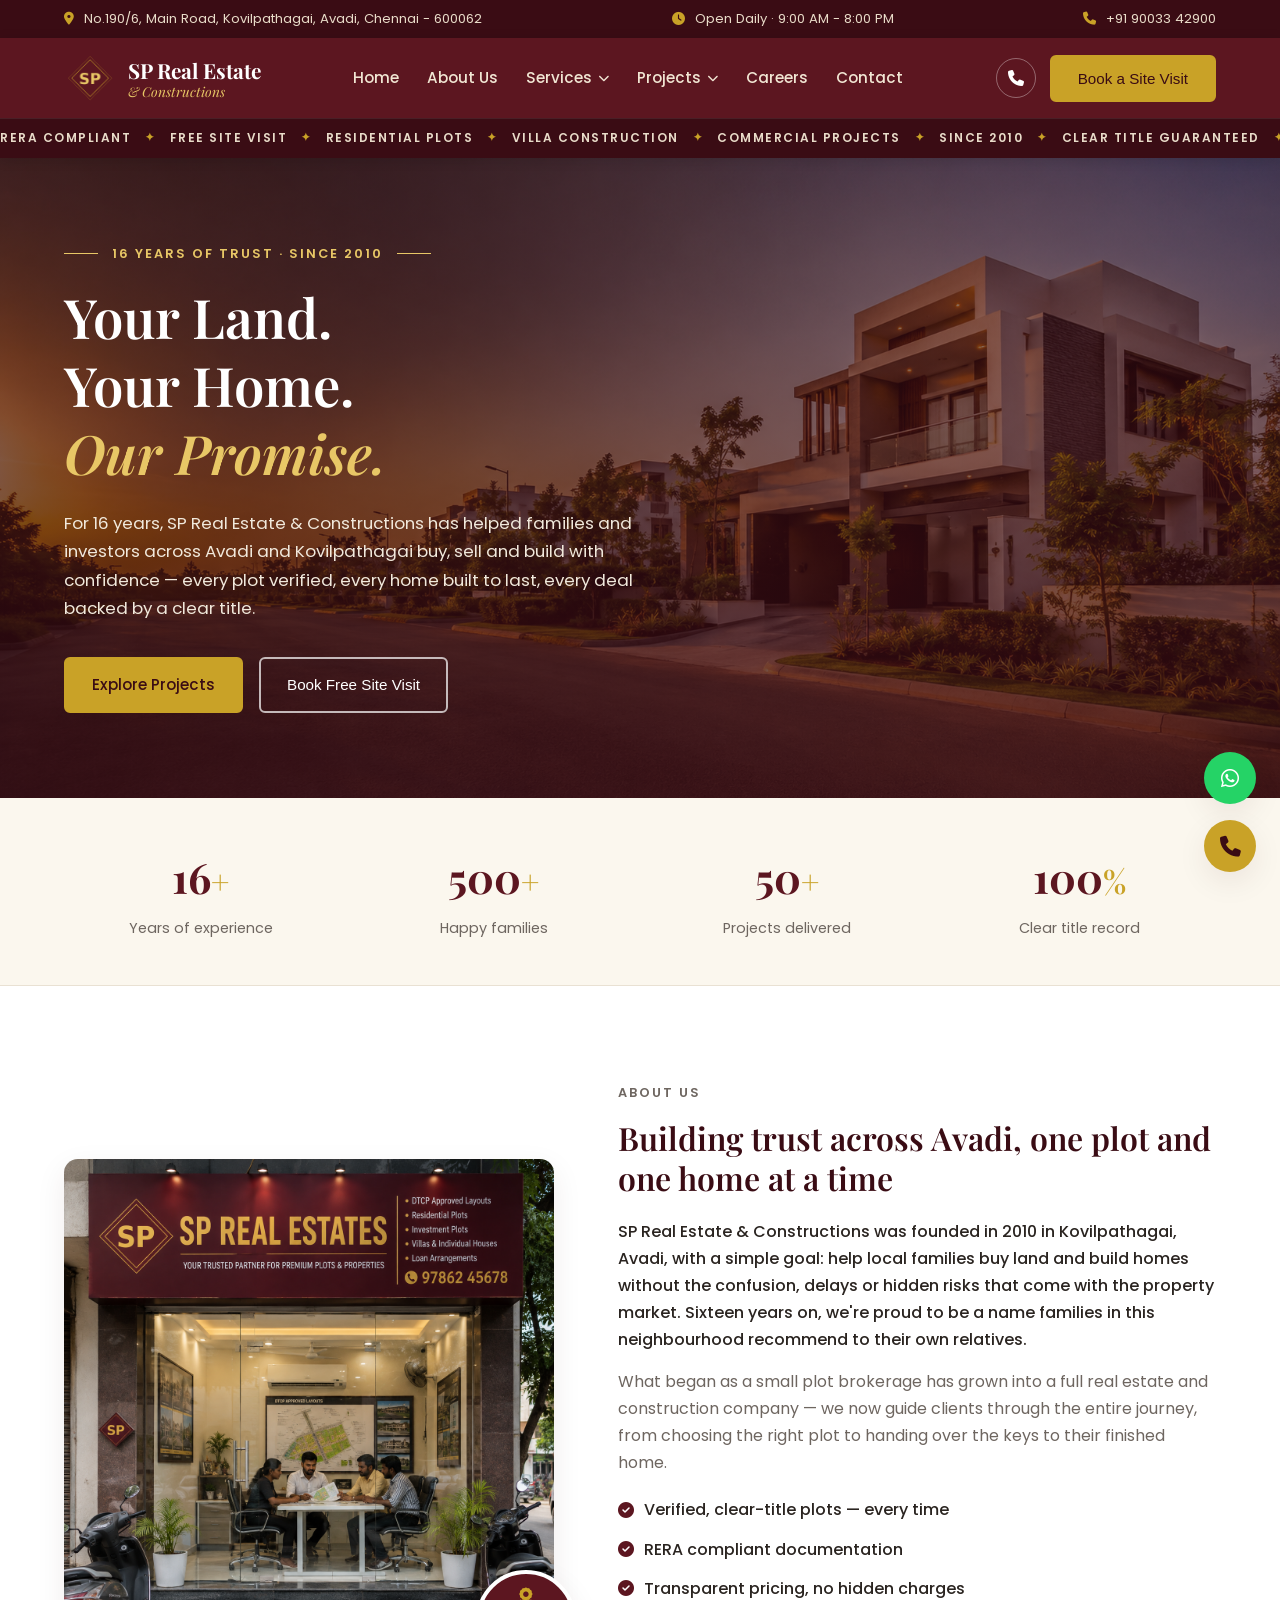
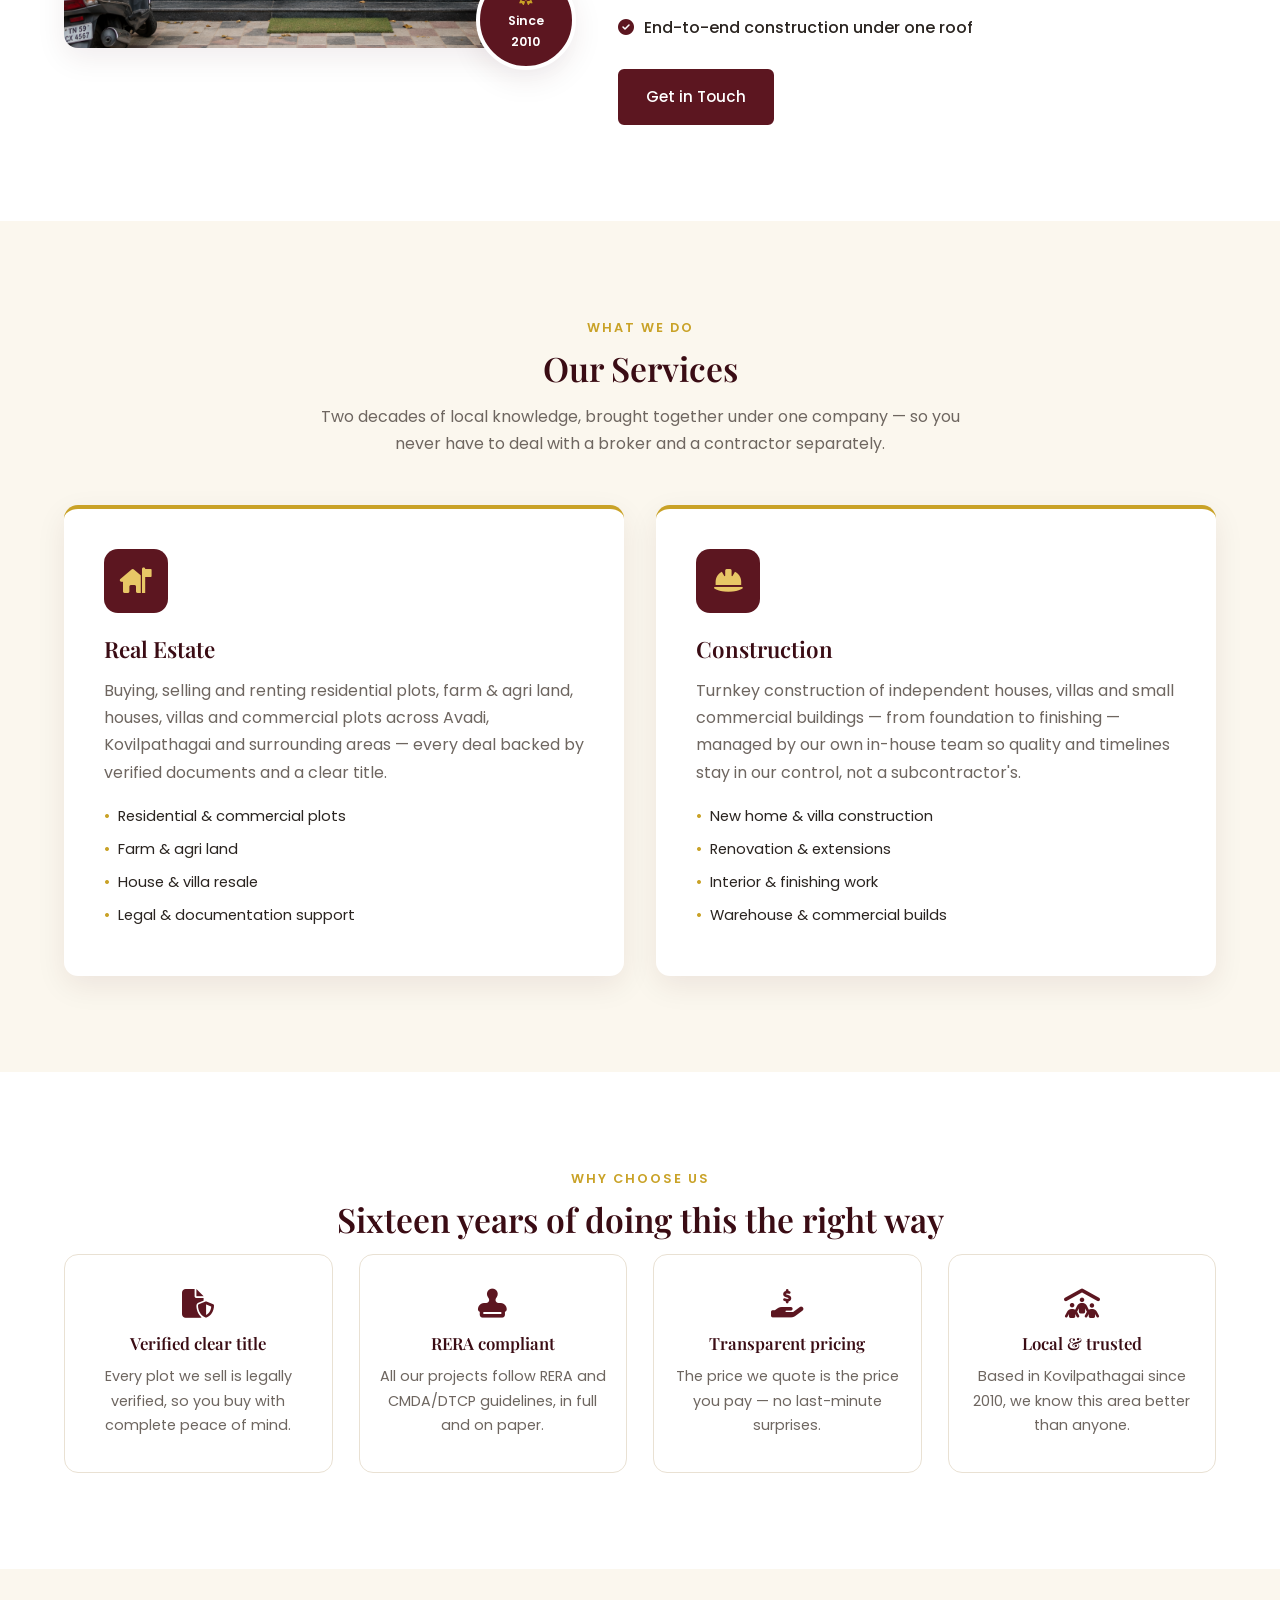
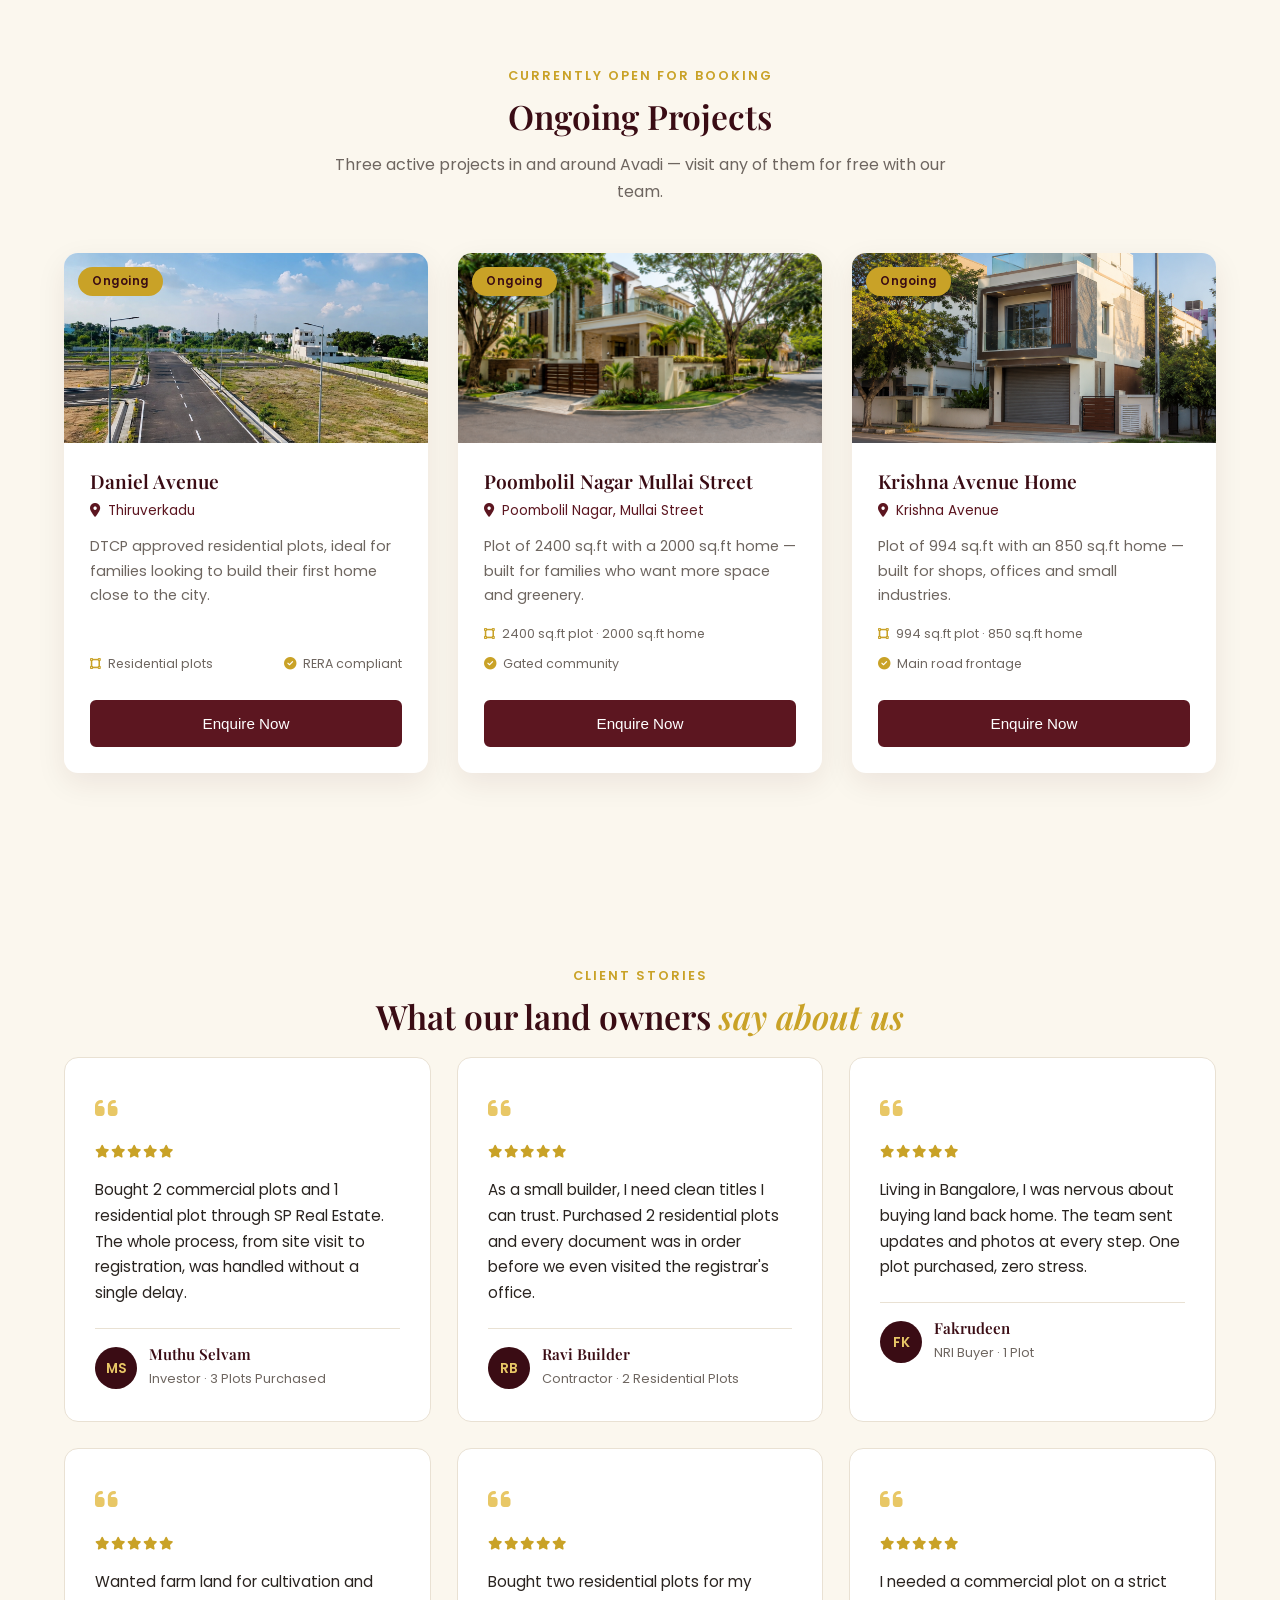
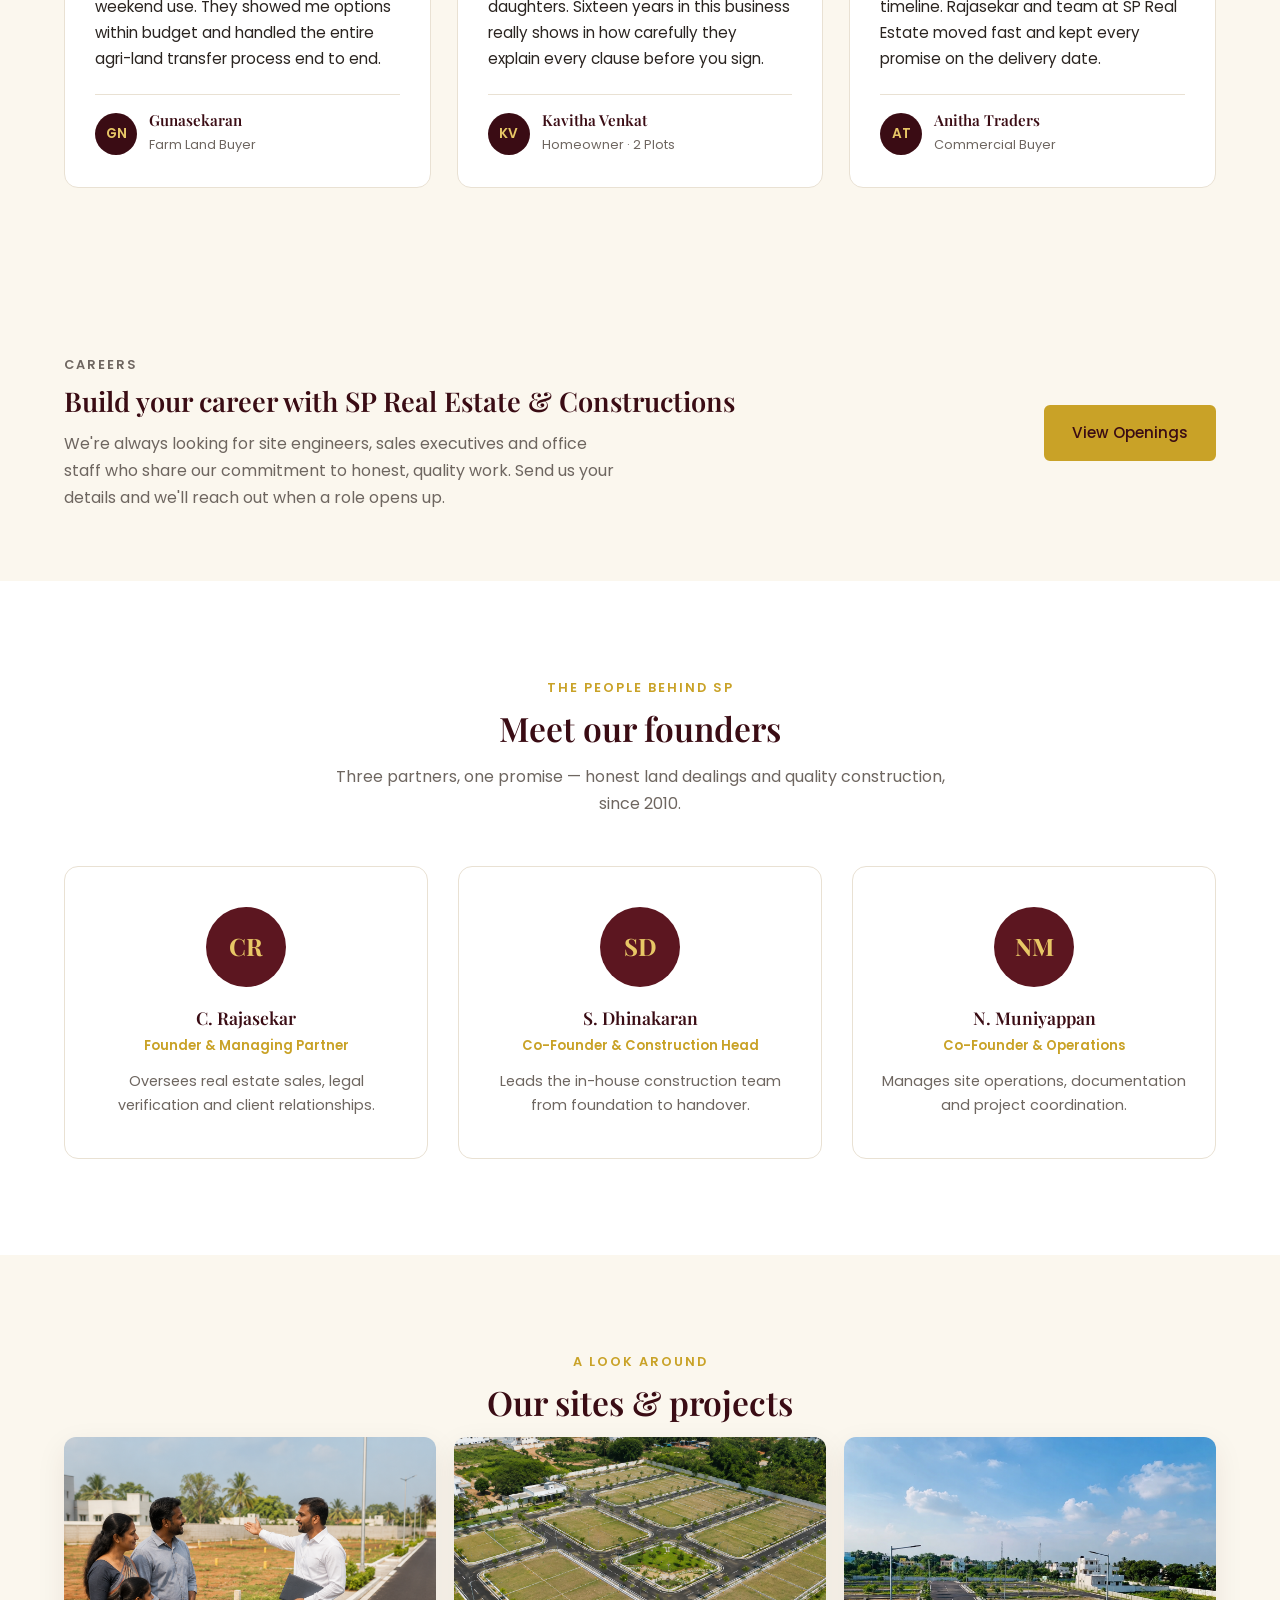
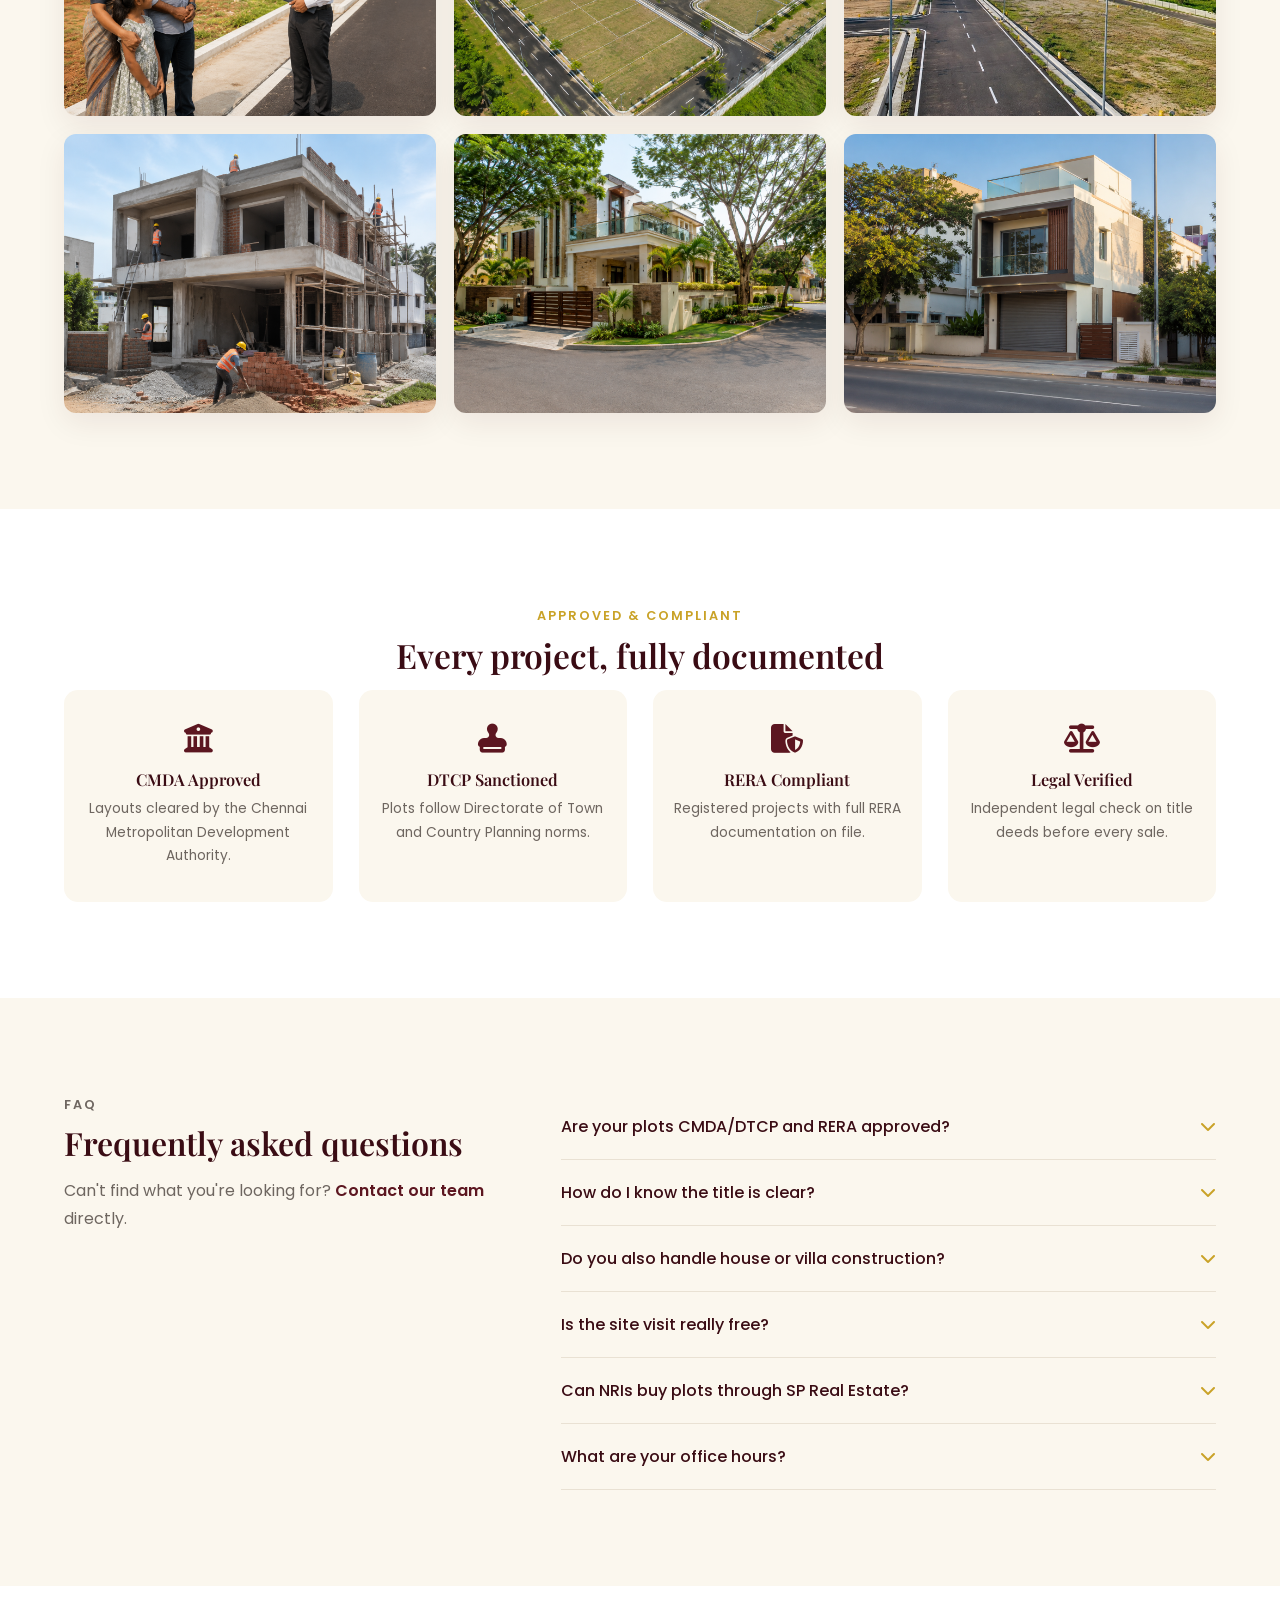
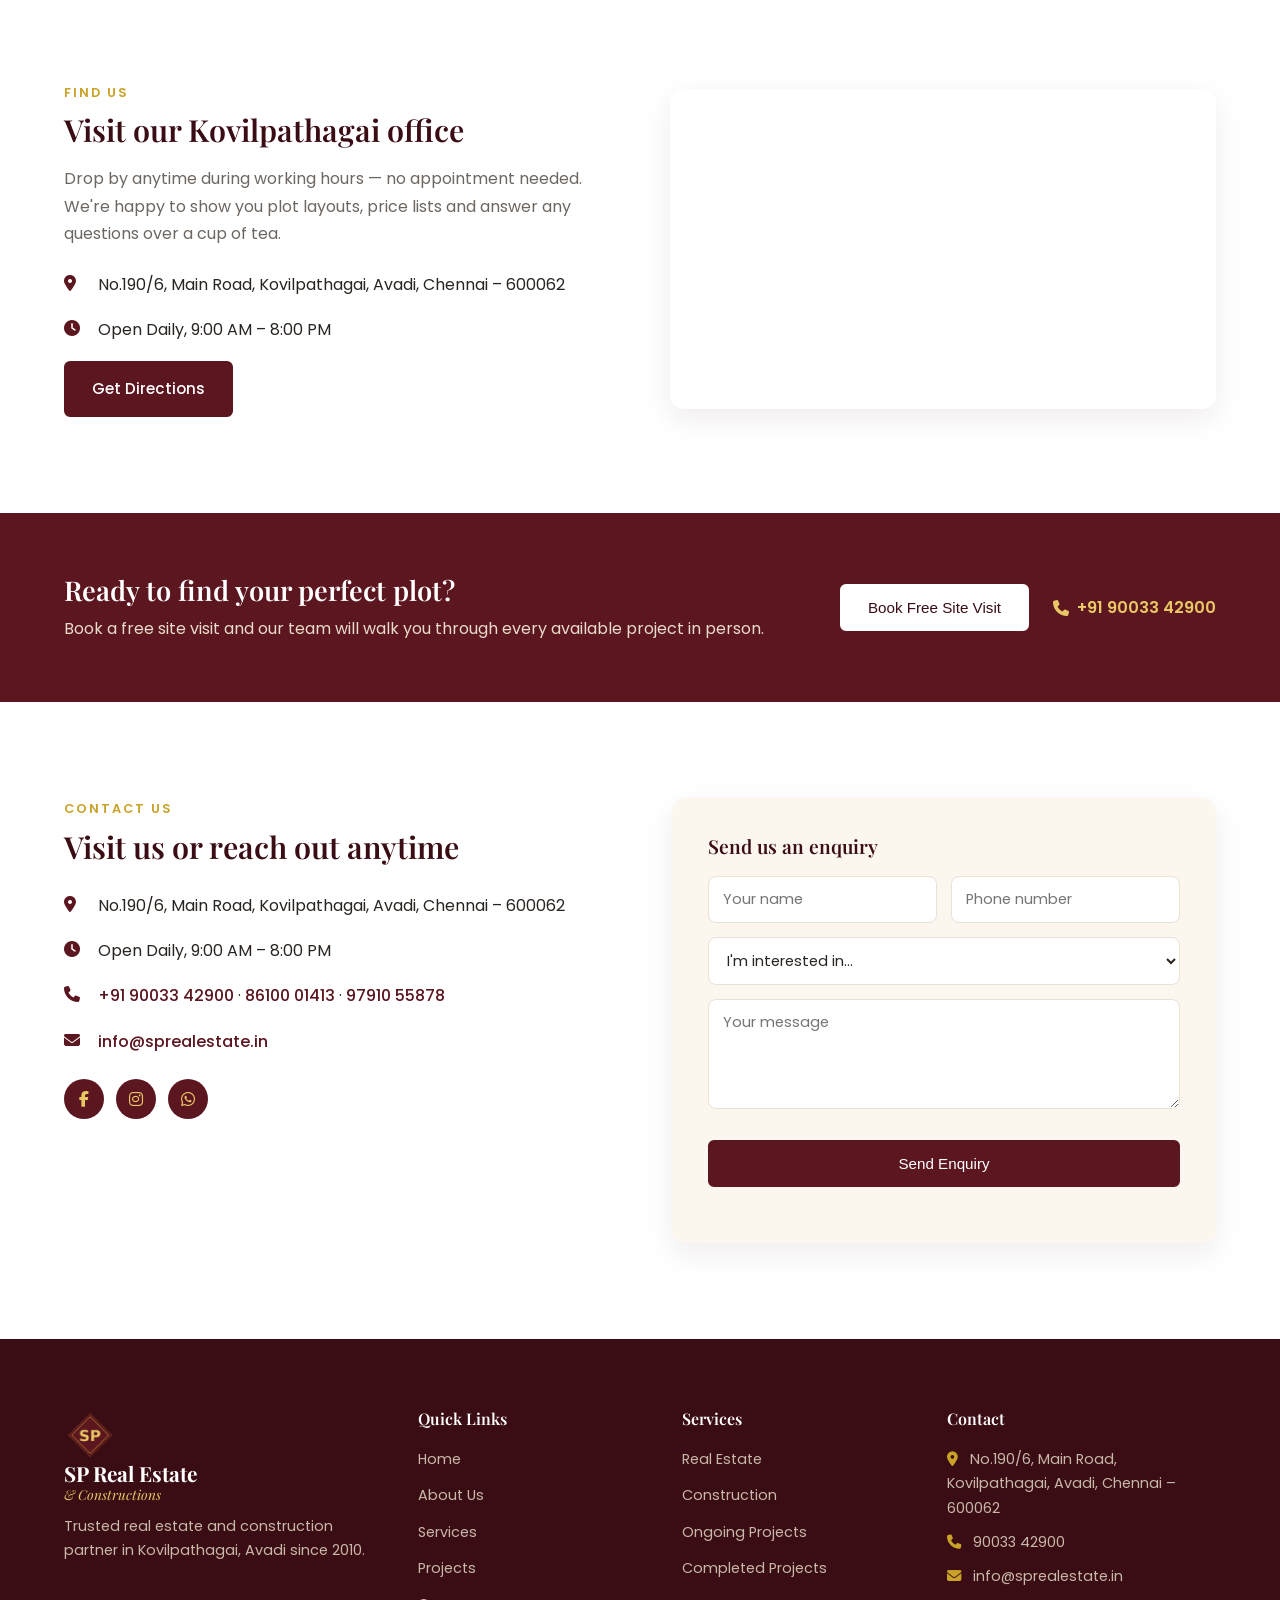
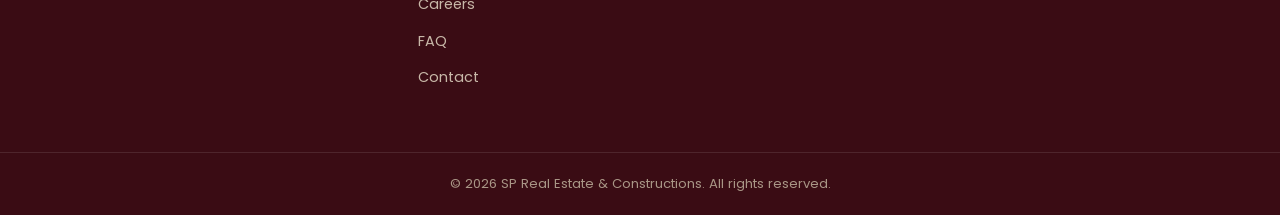
<file: index.html>
<!DOCTYPE html>
<html lang="en">
<head>
<meta charset="UTF-8">
<meta name="viewport" content="width=device-width, initial-scale=1.0">

<title>SP Real Estate & Constructions | Plots & Construction in Avadi, Chennai</title>

<meta name="description" content="Looking for residential plots or house construction in Avadi, Chennai? Contact SP Real Estate & Constructions in Kovilpathagai for property enquiries and site visits.">

<meta name="robots" content="index, follow">

<link rel="canonical" href="https://www.infosprealestate.in/">

<meta name="author" content="SP Real Estate & Constructions">

<meta property="og:type" content="website">
<meta property="og:title" content="SP Real Estate & Constructions | Avadi, Chennai">
<meta property="og:description" content="Explore residential plots, real estate services and house construction with SP Real Estate & Constructions in Kovilpathagai, Avadi, Chennai.">
<meta property="og:url" content="https://www.infosprealestate.in/">
<meta property="og:site_name" content="SP Real Estate & Constructions">
<meta property="og:image" content="https://www.infosprealestate.in/images/hero-bg.jpg">

<meta name="twitter:card" content="summary_large_image">
<meta name="twitter:title" content="SP Real Estate & Constructions | Avadi, Chennai">
<meta name="twitter:description" content="Residential plots and construction services in Kovilpathagai, Avadi, Chennai.">
<meta name="twitter:image" content="https://www.infosprealestate.in/images/hero-bg.jpg">

<meta name="description" content="SP Real Estate & Constructions - Trusted real estate and construction company in Kovilpathagai, Avadi, Chennai since 2010. RERA compliant plots, villas and turnkey construction.">
<link rel="icon" href="images/logo.png">
<link rel="preconnect" href="https://fonts.googleapis.com">
<link href="https://fonts.googleapis.com/css2?family=Playfair+Display:ital,wght@0,500;0,600;0,700;1,500&family=Poppins:wght@300;400;500;600;700&display=swap" rel="stylesheet">
<link rel="stylesheet" href="https://cdnjs.cloudflare.com/ajax/libs/font-awesome/6.5.1/css/all.min.css">
<link rel="stylesheet" href="css/style.css">
   <script type="application/ld+json">
  {
    "@context": "https://schema.org",
    "@type": "RealEstateAgent",
    "name": "SP Real Estate & Constructions",
    "url": "https://www.infosprealestate.in/",
    "logo": "https://www.infosprealestate.in/images/logo.png",
    "image": "https://www.infosprealestate.in/images/hero-bg.jpg",
    "telephone": "+919003342900",
    "address": {
      "@type": "PostalAddress",
      "streetAddress": "No. 190/6, Main Road, Kovilpathagai",
      "addressLocality": "Avadi",
      "addressRegion": "Tamil Nadu",
      "postalCode": "600062",
      "addressCountry": "IN"
    },
    "areaServed": [
      "Avadi",
      "Kovilpathagai",
      "Chennai"
    ]
  }
  </script>
</head>
<body>

<!-- TOP INFO BAR -->
<div class="topbar">
  <div class="topbar-inner">
    <div class="topbar-item"><i class="fa-solid fa-location-dot"></i> No.190/6, Main Road, Kovilpathagai, Avadi, Chennai - 600062</div>
    <div class="topbar-item"><i class="fa-solid fa-clock"></i> Open Daily &middot; 9:00 AM - 8:00 PM</div>
    <div class="topbar-item"><i class="fa-solid fa-phone"></i> <a href="tel:+919003342900">+91 90033 42900</a></div>
  </div>
</div>

<!-- HEADER -->
<header class="header" id="header">
  <div class="header-inner">
    <a href="index.html" class="brand">
      <img src="images/logo.png" alt="SP Real Estate logo">
      <div class="brand-text">
        <span class="brand-name">SP Real Estate</span>
        <span class="brand-tagline">&amp; Constructions</span>
      </div>
    </a>

    <nav class="nav" id="nav">
      <ul>
        <li><a href="index.html" class="active">Home</a></li>
        <li><a href="about.html">About Us</a></li>
       <li class="has-dropdown">
  <a href="javascript:void(0)" class="dropdown-toggle">Services <i class="fa-solid fa-chevron-down"></i></a>
  <ul class="dropdown">
    <li><a href="services-realestate.html">Real Estate</a></li>
    <li><a href="services-construction.html">Construction</a></li>
  </ul>
</li>
<li class="has-dropdown">
  <a href="javascript:void(0)" class="dropdown-toggle">Projects <i class="fa-solid fa-chevron-down"></i></a>
  <ul class="dropdown">
    <li><a href="ongoing-projects.html">Ongoing Projects</a></li>
    <li><a href="completed-projects.html">Completed Projects</a></li>
  </ul>
</li>
        <li><a href="careers.html">Careers</a></li>
        <li><a href="contact.html">Contact</a></li>
      </ul>
    </nav>

    <div class="header-actions">
      <a href="tel:+919003342900" class="icon-btn" aria-label="Call us"><i class="fa-solid fa-phone"></i></a>
      <button class="btn btn-gold" id="openBookingBtn">Book a Site Visit</button>
      <button class="menu-toggle" id="menuToggle" aria-label="Toggle menu"><i class="fa-solid fa-bars"></i></button>
    </div>
  </div>

  <!-- MARQUEE STRIP -->
  <div class="marquee">
    <div class="marquee-track">
      <span>RERA COMPLIANT</span><span>&#10022;</span>
      <span>FREE SITE VISIT</span><span>&#10022;</span>
      <span>RESIDENTIAL PLOTS</span><span>&#10022;</span>
      <span>VILLA CONSTRUCTION</span><span>&#10022;</span>
      <span>COMMERCIAL PROJECTS</span><span>&#10022;</span>
      <span>SINCE 2010</span><span>&#10022;</span>
      <span>CLEAR TITLE GUARANTEED</span><span>&#10022;</span>
      <span>RERA COMPLIANT</span><span>&#10022;</span>
      <span>FREE SITE VISIT</span><span>&#10022;</span>
      <span>RESIDENTIAL PLOTS</span><span>&#10022;</span>
      <span>VILLA CONSTRUCTION</span><span>&#10022;</span>
      <span>COMMERCIAL PROJECTS</span><span>&#10022;</span>
      <span>SINCE 2010</span><span>&#10022;</span>
      <span>CLEAR TITLE GUARANTEED</span><span>&#10022;</span>
    </div>
  </div>
  
</header>

<main id="home">

  <!-- HERO -->
  <section class="hero" style="background-image: linear-gradient(rgba(58,12,20,.55), rgba(58,12,20,.75)), url('images/hero-bg.jpg');">
    <div class="hero-inner">
      <p class="eyebrow"><span></span>16 YEARS OF TRUST &middot; SINCE 2010<span></span></p>
      <h1>Your Land.<br>Your Home.<br><em>Our Promise.</em></h1>
      <p class="hero-text">For 16 years, SP Real Estate &amp; Constructions has helped families and investors across
        Avadi and Kovilpathagai buy, sell and build with confidence &mdash; every plot verified,
        every home built to last, every deal backed by a clear title.</p>
      <div class="hero-buttons">
        <a href="ongoing-projects.html" class="btn btn-gold">Explore Projects</a>
        <button class="btn btn-outline" id="openBookingBtn2">Book Free Site Visit</button>
      </div>
    </div>
  </section>

  <!-- STATS -->
  <section class="stats">
    <div class="stats-inner">
      <div class="stat"><span class="stat-num" data-count="16">0</span><span class="stat-plus">+</span><p>Years of experience</p></div>
      <div class="stat"><span class="stat-num" data-count="500">0</span><span class="stat-plus">+</span><p>Happy families</p></div>
      <div class="stat"><span class="stat-num" data-count="50">0</span><span class="stat-plus">+</span><p>Projects delivered</p></div>
      <div class="stat"><span class="stat-num" data-count="100">0</span><span class="stat-plus">%</span><p>Clear title record</p></div>
    </div>
  </section>

  <!-- ABOUT -->
  <section class="about" id="about">
    <div class="section-inner about-grid">
      <div class="about-image">
        <img src="images/about.jpg" alt="SP Real Estate & Constructions office">
        <div class="about-badge"><i class="fa-solid fa-award"></i><span>Since<br>2010</span></div>
      </div>
      <div class="about-content">
        <p class="eyebrow-left">ABOUT US</p>
        <h2>Building trust across Avadi, one plot and one home at a time</h2>
        <p class="lead">SP Real Estate &amp; Constructions was founded in 2010 in Kovilpathagai, Avadi, with a
          simple goal: help local families buy land and build homes without the confusion, delays or hidden
          risks that come with the property market. Sixteen years on, we're proud to be a name families in this
          neighbourhood recommend to their own relatives.</p>
        <p>What began as a small plot brokerage has grown into a full real estate and construction company &mdash;
          we now guide clients through the entire journey, from choosing the right plot to handing over the keys
          to their finished home.</p>
        <ul class="about-list">
          <li><i class="fa-solid fa-circle-check"></i> Verified, clear-title plots &mdash; every time</li>
          <li><i class="fa-solid fa-circle-check"></i> RERA compliant documentation</li>
          <li><i class="fa-solid fa-circle-check"></i> Transparent pricing, no hidden charges</li>
          <li><i class="fa-solid fa-circle-check"></i> End-to-end construction under one roof</li>
        </ul>
        <a href="contact.html" class="btn btn-maroon">Get in Touch</a>
      </div>
    </div>
  </section>

  <!-- SERVICES -->
  <section class="services" id="services">
    <div class="section-inner">
      <p class="eyebrow-center">WHAT WE DO</p>
      <h2 class="section-title">Our Services</h2>
      <p class="section-subtitle">Two decades of local knowledge, brought together under one company &mdash;
        so you never have to deal with a broker and a contractor separately.</p>

      <div class="services-grid">
        <div class="service-card" id="services-realestate">
          <div class="service-icon"><i class="fa-solid fa-house-flag"></i></div>
          <h3>Real Estate</h3>
          <p>Buying, selling and renting residential plots, farm &amp; agri land, houses, villas and
            commercial plots across Avadi, Kovilpathagai and surrounding areas &mdash; every deal backed
            by verified documents and a clear title.</p>
          <ul>
            <li>Residential &amp; commercial plots</li>
            <li>Farm &amp; agri land</li>
            <li>House &amp; villa resale</li>
            <li>Legal &amp; documentation support</li>
          </ul>
        </div>

        <div class="service-card" id="services-construction">
          <div class="service-icon"><i class="fa-solid fa-helmet-safety"></i></div>
          <h3>Construction</h3>
          <p>Turnkey construction of independent houses, villas and small commercial buildings &mdash;
            from foundation to finishing &mdash; managed by our own in-house team so quality and
            timelines stay in our control, not a subcontractor's.</p>
          <ul>
            <li>New home &amp; villa construction</li>
            <li>Renovation &amp; extensions</li>
            <li>Interior &amp; finishing work</li>
            <li>Warehouse &amp; commercial builds</li>
          </ul>
        </div>
      </div>
    </div>
  </section>

  <!-- WHY CHOOSE US -->
  <section class="why-us">
    <div class="section-inner">
      <p class="eyebrow-center">WHY CHOOSE US</p>
      <h2 class="section-title">Sixteen years of doing this the right way</h2>
      <div class="why-grid">
        <div class="why-card">
          <i class="fa-solid fa-file-shield"></i>
          <h4>Verified clear title</h4>
          <p>Every plot we sell is legally verified, so you buy with complete peace of mind.</p>
        </div>
        <div class="why-card">
          <i class="fa-solid fa-stamp"></i>
          <h4>RERA compliant</h4>
          <p>All our projects follow RERA and CMDA/DTCP guidelines, in full and on paper.</p>
        </div>
        <div class="why-card">
          <i class="fa-solid fa-hand-holding-dollar"></i>
          <h4>Transparent pricing</h4>
          <p>The price we quote is the price you pay &mdash; no last-minute surprises.</p>
        </div>
        <div class="why-card">
          <i class="fa-solid fa-people-roof"></i>
          <h4>Local &amp; trusted</h4>
          <p>Based in Kovilpathagai since 2010, we know this area better than anyone.</p>
        </div>
      </div>
    </div>
  </section>

  <!-- ONGOING PROJECTS -->
  <section class="projects" id="ongoing-projects">
    <div class="section-inner">
      <p class="eyebrow-center">CURRENTLY OPEN FOR BOOKING</p>
      <h2 class="section-title">Ongoing Projects</h2>
      <p class="section-subtitle">Three active projects in and around Avadi &mdash; visit any of them for free with our team.</p>

      <div class="projects-grid">
        <article class="project-card">
          <div class="project-image"><img src="images/project-1.jpg" alt="Daniel Avenue Thiruverkadu"><span class="badge badge-ongoing">Ongoing</span></div>
          <div class="project-body">
            <h3>Daniel Avenue</h3>
            <p class="project-loc"><i class="fa-solid fa-location-dot"></i> Thiruverkadu</p>
            <p>DTCP approved residential plots, ideal for families
              looking to build their first home close to the city.</p>
            <div class="project-meta">
              <span><i class="fa-solid fa-vector-square"></i> Residential plots</span>
              <span><i class="fa-solid fa-circle-check"></i> RERA compliant</span>
            </div>
            <button class="btn btn-maroon btn-block enquire-btn" data-project="Daniel Avenue Thiruverkadu">Enquire Now</button>
          </div>
        </article>

        <article class="project-card">
          <div class="project-image"><img src="images/project-2.jpg" alt="Poombolil Nagar Mullai Street"><span class="badge badge-ongoing">Ongoing</span></div>
          <div class="project-body">
            <h3>Poombolil Nagar Mullai Street</h3>
            <p class="project-loc"><i class="fa-solid fa-location-dot"></i> Poombolil Nagar, Mullai Street</p>
            <p>Plot of 2400 sq.ft with a 2000 sq.ft home &mdash;
              built for families who want more space and greenery.</p>
            <div class="project-meta">
              <span><i class="fa-solid fa-vector-square"></i> 2400 sq.ft plot &middot; 2000 sq.ft home</span>
              <span><i class="fa-solid fa-circle-check"></i> Gated community</span>
            </div>
            <button class="btn btn-maroon btn-block enquire-btn" data-project="Poombolil Nagar Mullai Street">Enquire Now</button>
          </div>
        </article>

        <article class="project-card">
          <div class="project-image"><img src="images/project-3.jpg" alt="Krishna Avenue Home"><span class="badge badge-ongoing">Ongoing</span></div>
          <div class="project-body">
            <h3>Krishna Avenue Home</h3>
            <p class="project-loc"><i class="fa-solid fa-location-dot"></i> Krishna Avenue</p>
            <p>Plot of 994 sq.ft with an 850 sq.ft home &mdash;
              built for shops, offices and small industries.</p>
            <div class="project-meta">
              <span><i class="fa-solid fa-vector-square"></i> 994 sq.ft plot &middot; 850 sq.ft home</span>
              <span><i class="fa-solid fa-circle-check"></i> Main road frontage</span>
            </div>
            <button class="btn btn-maroon btn-block enquire-btn" data-project="Krishna Avenue Home">Enquire Now</button>
          </div>
        </article>
      </div>
    </div>
  </section>

  <!-- COMPLETED PROJECTS / PROCESS
  <section class="process" id="completed-projects">
    <div class="section-inner">
      <p class="eyebrow-center">TRACK RECORD</p>
      <h2 class="section-title">30+ completed projects since 2010</h2>
      <p class="section-subtitle">From single residential plots to full villa construction, here's how we
        take every project from booking to handover.</p>

      <div class="projects-grid">
        <article class="project-card">
          <div class="project-body">
            <h3>Kristhu King Avenue</h3>
            <span class="badge badge-completed">Completed</span>
          </div>
        </article>
        <article class="project-card">
          <div class="project-body">
            <h3>Kristhu Garden Layout</h3>
            <span class="badge badge-completed">Completed</span>
          </div>
        </article>
        <article class="project-card">
          <div class="project-body">
            <h3>St Francis Nagar Ex</h3>
            <span class="badge badge-completed">Completed</span>
          </div>
        </article>
        <article class="project-card">
          <div class="project-body">
            <h3>St Francis Nagar</h3>
            <span class="badge badge-completed">Completed</span>
          </div>
        </article>
        <article class="project-card">
          <div class="project-body">
            <h3>Kristhu Colony</h3>
            <span class="badge badge-completed">Completed</span>
          </div>
        </article>
        <article class="project-card">
          <div class="project-body">
            <h3>Balaji Nagar Ex</h3>
            <span class="badge badge-completed">Completed</span>
          </div>
        </article>
        <article class="project-card">
          <div class="project-body">
            <h3>NA Trinity</h3>
            <span class="badge badge-completed">Completed</span>
          </div>
        </article>
      </div>

      <div class="process-steps">
        <div class="process-step">
          <div class="step-num">1</div>
          <h4>Site visit &amp; selection</h4>
          <p>We show you every available plot in person, with no obligation to buy.</p>
        </div>
        <div class="process-step">
          <div class="step-num">2</div>
          <h4>Legal verification</h4>
          <p>Title, DTCP/CMDA and RERA documents are checked before you pay a rupee.</p>
        </div>
        <div class="process-step">
          <div class="step-num">3</div>
          <h4>Booking &amp; registration</h4>
          <p>Simple, transparent paperwork with our team present at every step.</p>
        </div>
        <div class="process-step">
          <div class="step-num">4</div>
          <h4>Construction &amp; handover</h4>
          <p>If you're building, our in-house team takes it from foundation to keys-in-hand.</p>
        </div>
      </div>
      <div class="process-cta">
        <a href="completed-projects.html" class="btn btn-outline-maroon">View Completed Projects</a>
      </div>
    </div>
  </section> -->

  <!-- TESTIMONIALS -->
  <section class="testimonials">
    <div class="section-inner">
      <p class="eyebrow-center">CLIENT STORIES</p>
      <h2 class="section-title">What our land owners <em>say about us</em></h2>
      <div class="testimonial-grid">

        <div class="testimonial-card">
          <div class="quote-icon"><i class="fa-solid fa-quote-left"></i></div>
          <div class="stars"><i class="fa-solid fa-star"></i><i class="fa-solid fa-star"></i><i class="fa-solid fa-star"></i><i class="fa-solid fa-star"></i><i class="fa-solid fa-star"></i></div>
          <p>Bought 2 commercial plots and 1 residential plot through SP Real Estate. The whole
            process, from site visit to registration, was handled without a single delay.</p>
          <div class="testimonial-person">
            <div class="avatar">MS</div>
            <div><h5>Muthu Selvam</h5><span>Investor &middot; 3 Plots Purchased</span></div>
          </div>
        </div>

        <div class="testimonial-card">
          <div class="quote-icon"><i class="fa-solid fa-quote-left"></i></div>
          <div class="stars"><i class="fa-solid fa-star"></i><i class="fa-solid fa-star"></i><i class="fa-solid fa-star"></i><i class="fa-solid fa-star"></i><i class="fa-solid fa-star"></i></div>
          <p>As a small builder, I need clean titles I can trust. Purchased 2 residential plots and
            every document was in order before we even visited the registrar's office.</p>
          <div class="testimonial-person">
            <div class="avatar">RB</div>
            <div><h5>Ravi Builder</h5><span>Contractor &middot; 2 Residential Plots</span></div>
          </div>
        </div>

        <div class="testimonial-card">
          <div class="quote-icon"><i class="fa-solid fa-quote-left"></i></div>
          <div class="stars"><i class="fa-solid fa-star"></i><i class="fa-solid fa-star"></i><i class="fa-solid fa-star"></i><i class="fa-solid fa-star"></i><i class="fa-solid fa-star"></i></div>
          <p>Living in Bangalore, I was nervous about buying land back home. The team sent updates
            and photos at every step. One plot purchased, zero stress.</p>
          <div class="testimonial-person">
            <div class="avatar">FK</div>
            <div><h5>Fakrudeen</h5><span>NRI Buyer &middot; 1 Plot</span></div>
          </div>
        </div>

        <div class="testimonial-card">
          <div class="quote-icon"><i class="fa-solid fa-quote-left"></i></div>
          <div class="stars"><i class="fa-solid fa-star"></i><i class="fa-solid fa-star"></i><i class="fa-solid fa-star"></i><i class="fa-solid fa-star"></i><i class="fa-solid fa-star"></i></div>
          <p>Wanted farm land for cultivation and weekend use. They showed me options within budget
            and handled the entire agri-land transfer process end to end.</p>
          <div class="testimonial-person">
            <div class="avatar">GN</div>
            <div><h5>Gunasekaran</h5><span>Farm Land Buyer</span></div>
          </div>
        </div>

        <div class="testimonial-card">
          <div class="quote-icon"><i class="fa-solid fa-quote-left"></i></div>
          <div class="stars"><i class="fa-solid fa-star"></i><i class="fa-solid fa-star"></i><i class="fa-solid fa-star"></i><i class="fa-solid fa-star"></i><i class="fa-solid fa-star"></i></div>
          <p>Bought two residential plots for my daughters. Sixteen years in this business really
            shows in how carefully they explain every clause before you sign.</p>
          <div class="testimonial-person">
            <div class="avatar">KV</div>
            <div><h5>Kavitha Venkat</h5><span>Homeowner &middot; 2 Plots</span></div>
          </div>
        </div>

        <div class="testimonial-card">
          <div class="quote-icon"><i class="fa-solid fa-quote-left"></i></div>
          <div class="stars"><i class="fa-solid fa-star"></i><i class="fa-solid fa-star"></i><i class="fa-solid fa-star"></i><i class="fa-solid fa-star"></i><i class="fa-solid fa-star"></i></div>
          <p>I needed a commercial plot on a strict timeline. Rajasekar and team at SP Real Estate
            moved fast and kept every promise on the delivery date.</p>
          <div class="testimonial-person">
            <div class="avatar">AT</div>
            <div><h5>Anitha Traders</h5><span>Commercial Buyer</span></div>
          </div>
        </div>

      </div>
    </div>
  </section>

  <!-- CAREERS -->
  <section class="careers" id="careers">
    <div class="section-inner careers-inner">
      <div>
        <p class="eyebrow-left">CAREERS</p>
        <h2>Build your career with SP Real Estate &amp; Constructions</h2>
        <p>We're always looking for site engineers, sales executives and office staff who share our
          commitment to honest, quality work. Send us your details and we'll reach out when a role opens up.</p>
      </div>
      <a href="contact.html" class="btn btn-gold">View Openings</a>
    </div>
  </section>

 <!-- OUR TEAM -->
  <section class="team">
    <div class="section-inner">
      <p class="eyebrow-center">THE PEOPLE BEHIND SP</p>
      <h2 class="section-title">Meet our founders</h2>
      <p class="section-subtitle">Three partners, one promise &mdash; honest land dealings and quality
        construction, since 2010.</p>
      <div class="team-grid">
        <div class="team-card">
          <div class="team-avatar">CR</div>
          <h4>C. Rajasekar</h4>
          <span>Founder &amp; Managing Partner</span>
          <p>Oversees real estate sales, legal verification and client relationships.</p>
        </div>
        <div class="team-card">
          <div class="team-avatar">SD</div>
          <h4>S. Dhinakaran</h4>
          <span>Co-Founder &amp; Construction Head</span>
          <p>Leads the in-house construction team from foundation to handover.</p>
        </div>
        <div class="team-card">
          <div class="team-avatar">NM</div>
          <h4>N. Muniyappan</h4>
          <span>Co-Founder &amp; Operations</span>
          <p>Manages site operations, documentation and project coordination.</p>
        </div>
      </div>
    </div>
  </section>

  <!-- GALLERY -->
  <section class="gallery">
    <div class="section-inner">
      <p class="eyebrow-center">A LOOK AROUND</p>
      <h2 class="section-title">Our sites &amp; projects</h2>
      <div class="gallery-grid">
        <div class="gallery-item"><img src="images/gallery-1.jpg" alt="Site visit with clients"></div>
        <div class="gallery-item"><img src="images/gallery-2.jpg" alt="Approved plot layout"></div>
        <div class="gallery-item"><img src="images/project-1.jpg" alt="Daniel Avenue Thiruverkadu"></div>
        <div class="gallery-item"><img src="images/gallery-3.jpg" alt="Construction in progress"></div>
        <div class="gallery-item"><img src="images/project-2.jpg" alt="Poombolil Nagar Mullai Street"></div>
        <div class="gallery-item"><img src="images/project-3.jpg" alt="Krishna Avenue Home"></div>
      </div>
    </div>
  </section>

  <!-- CERTIFICATIONS -->
  <section class="certifications">
    <div class="section-inner">
      <p class="eyebrow-center">APPROVED &amp; COMPLIANT</p>
      <h2 class="section-title">Every project, fully documented</h2>
      <div class="cert-grid">
        <div class="cert-item"><i class="fa-solid fa-building-columns"></i><h4>CMDA Approved</h4><p>Layouts cleared by the Chennai Metropolitan Development Authority.</p></div>
        <div class="cert-item"><i class="fa-solid fa-stamp"></i><h4>DTCP Sanctioned</h4><p>Plots follow Directorate of Town and Country Planning norms.</p></div>
        <div class="cert-item"><i class="fa-solid fa-file-shield"></i><h4>RERA Compliant</h4><p>Registered projects with full RERA documentation on file.</p></div>
        <div class="cert-item"><i class="fa-solid fa-scale-balanced"></i><h4>Legal Verified</h4><p>Independent legal check on title deeds before every sale.</p></div>
      </div>
    </div>
  </section>

  <!-- FAQ -->
  <section class="faq" id="faq">
    <div class="section-inner faq-inner">
      <div class="faq-heading">
        <p class="eyebrow-left">FAQ</p>
        <h2>Frequently asked questions</h2>
        <p>Can't find what you're looking for? <a href="contact.html">Contact our team</a> directly.</p>
      </div>
      <div class="faq-list">
        <div class="faq-item">
          <button class="faq-question">Are your plots CMDA/DTCP and RERA approved? <i class="fa-solid fa-chevron-down"></i></button>
          <div class="faq-answer"><p>Yes. Every plot we sell is CMDA/DTCP sanctioned and RERA compliant, and we share the full documentation with you before booking.</p></div>
        </div>
        <div class="faq-item">
          <button class="faq-question">How do I know the title is clear? <i class="fa-solid fa-chevron-down"></i></button>
          <div class="faq-answer"><p>We carry out an independent legal verification of the title deed for every plot, and you're welcome to have your own lawyer review it too.</p></div>
        </div>
        <div class="faq-item">
          <button class="faq-question">Do you also handle house or villa construction? <i class="fa-solid fa-chevron-down"></i></button>
          <div class="faq-answer"><p>Yes, our in-house construction team handles everything from foundation to finishing, including renovations and interior work.</p></div>
        </div>
        <div class="faq-item">
          <button class="faq-question">Is the site visit really free?<i class="fa-solid fa-chevron-down"></i></button>
          <div class="faq-answer"><p>Yes, completely free and with no obligation to buy. Just book a slot and our team will show you the plots in person.</p></div>
        </div>
        <div class="faq-item">
          <button class="faq-question">Can NRIs buy plots through SP Real Estate? <i class="fa-solid fa-chevron-down"></i></button>
          <div class="faq-answer"><p>Yes, we regularly assist NRI clients with remote purchases, sending regular photo and video updates throughout the process.</p></div>
        </div>
        <div class="faq-item">
          <button class="faq-question">What are your office hours? <i class="fa-solid fa-chevron-down"></i></button>
          <div class="faq-answer"><p>We're open daily from 9:00 AM to 8:00 PM at our Kovilpathagai office. Walk-ins are always welcome.</p></div>
        </div>
      </div>
    </div>
  </section>

  <!-- LOCATION -->
  <section class="location">
    <div class="section-inner location-grid">
      <div class="location-info">
        <p class="eyebrow-left">FIND US</p>
        <h2>Visit our Kovilpathagai office</h2>
        <p>Drop by anytime during working hours &mdash; no appointment needed. We're happy to show you
          plot layouts, price lists and answer any questions over a cup of tea.</p>
        <div class="info-row"><i class="fa-solid fa-location-dot"></i><p>No.190/6, Main Road, Kovilpathagai, Avadi, Chennai &ndash; 600062</p></div>
        <div class="info-row"><i class="fa-solid fa-clock"></i><p>Open Daily, 9:00 AM &ndash; 8:00 PM</p></div>
        <a href="https://maps.google.com/?q=Kovilpathagai+Avadi+Chennai" class="btn btn-maroon">Get Directions</a>
      </div>
      <div class="location-map">
  <iframe title="Redhills Metro Properties location map" 
    src="https://www.google.com/maps/embed?pb=!1m18!1m12!1m3!1d3885.365789413508!2d80.1040227!3d13.1393116!2m3!1f0!2f0!3f0!3m2!1i1024!2i768!4f13.1!3m3!1m2!1s0x3a5263ff650955f5%3A0xadebc5cdaa2243c2!2sSP%20Real%20Estate%20%26%20Construction!5e0!3m2!1sen!2sin!4v1788600380776!5m2!1sen!2sin" 
    loading="lazy" 
    referrerpolicy="no-referrer-when-downgrade"
    style="border:0; width:100%; height:100%;">
  </iframe>
</div>
    </div>
  </section>

  <!-- CTA BAND -->
  <section class="cta-band">
    <div class="section-inner cta-inner">
      <div>
        <h2>Ready to find your perfect plot?</h2>
        <p>Book a free site visit and our team will walk you through every available project in person.</p>
      </div>
      <div class="cta-actions">
        <button class="btn btn-white" id="openBookingBtn3">Book Free Site Visit</button>
        <a href="tel:+919003342900" class="cta-phone"><i class="fa-solid fa-phone"></i> +91 90033 42900</a>
      </div>
    </div>
  </section>

  <!-- CONTACT -->
  <section class="contact" id="contact">
    <div class="section-inner contact-grid">
      <div class="contact-info">
        <p class="eyebrow-left">CONTACT US</p>
        <h2>Visit us or reach out anytime</h2>
        <div class="info-row"><i class="fa-solid fa-location-dot"></i><p>No.190/6, Main Road, Kovilpathagai, Avadi, Chennai &ndash; 600062</p></div>
        <div class="info-row"><i class="fa-solid fa-clock"></i><p>Open Daily, 9:00 AM &ndash; 8:00 PM</p></div>
        <div class="info-row"><i class="fa-solid fa-phone"></i><p><a href="tel:+919003342900">+91 90033 42900</a> &middot; <a href="tel:+918610001413">86100 01413</a> &middot; <a href="tel:+919791055878">97910 55878</a></p></div>
        <div class="info-row"><i class="fa-solid fa-envelope"></i><p><a href="mailto:info@sprealestate.in">info@sprealestate.in</a></p></div>
        <div class="social-row">
          <a href="#" aria-label="Facebook"><i class="fa-brands fa-facebook-f"></i></a>
          <a href="#" aria-label="Instagram"><i class="fa-brands fa-instagram"></i></a>
          <a href="https://wa.me/919003342900" aria-label="WhatsApp"><i class="fa-brands fa-whatsapp"></i></a>
        </div>
      </div>
      <form class="contact-form" id="contactForm">
        <h3>Send us an enquiry</h3>
        <div class="form-row">
          <input type="text" name="name" placeholder="Your name" required>
         <input type="tel" name="phone" placeholder="Phone number" 
       pattern="[6-9][0-9]{9}" maxlength="10" minlength="10" 
       title="Enter a valid 10-digit Indian mobile number" required>
        </div>
        <select name="interest">
          <option value="">I'm interested in&hellip;</option>
          <option>Buying a plot</option>
          <option>Villa construction</option>
          <option>Commercial plot</option>
          <option>Site visit</option>
        </select>
        <textarea name="message" rows="4" placeholder="Your message"></textarea>
        <button type="submit" class="btn btn-maroon btn-block">Send Enquiry</button>
        <p class="form-note" id="formNote"></p>
      </form>
    </div>
  </section>

</main>

<!-- FOOTER -->
<footer class="footer">
  <div class="section-inner footer-grid">
    <div class="footer-col">
      <a href="index.html" class="brand brand-footer">
        <img src="images/logo.png" alt="SP Real Estate logo">
        <div class="brand-text">
          <span class="brand-name">SP Real Estate</span>
          <span class="brand-tagline">&amp; Constructions</span>
        </div>
      </a>
      <p>Trusted real estate and construction partner in Kovilpathagai, Avadi since 2010.</p>
    </div>
    <div class="footer-col">
      <h4>Quick Links</h4>
      <a href="index.html">Home</a>
      <a href="about.html">About Us</a>
      <a href="services.html">Services</a>
      <a href="projects.html">Projects</a>
      <a href="careers.html">Careers</a>
      <a href="faq.html">FAQ</a>
      <a href="contact.html">Contact</a>
    </div>
    <div class="footer-col">
      <h4>Services</h4>
      <a href="services-realestate.html">Real Estate</a>
      <a href="services-construction.html">Construction</a>
      <a href="ongoing-projects.html">Ongoing Projects</a>
      <a href="completed-projects.html">Completed Projects</a>
    </div>
    <div class="footer-col">
      <h4>Contact</h4>
      <p><i class="fa-solid fa-location-dot"></i> No.190/6, Main Road, Kovilpathagai, Avadi, Chennai &ndash; 600062</p>
      <p><i class="fa-solid fa-phone"></i> 90033 42900</p>
      <p><i class="fa-solid fa-envelope"></i> info@sprealestate.in</p>
    </div>
  </div>
  <div class="footer-bottom">
    <p>&copy; <span id="year"></span> SP Real Estate &amp; Constructions. All rights reserved.</p>
  </div>
</footer>

<!-- FLOATING BUTTONS -->
<a href="https://wa.me/919003342900" class="float-btn float-whatsapp" aria-label="Chat on WhatsApp"><i class="fa-brands fa-whatsapp"></i></a>
<a href="tel:+919003342900" class="float-btn float-call" aria-label="Call us"><i class="fa-solid fa-phone"></i></a>
<button class="float-btn float-top" id="backToTop" aria-label="Back to top"><i class="fa-solid fa-arrow-up"></i></button>

<!-- BOOKING MODAL -->
<div class="modal-overlay" id="bookingModal">
  <div class="modal">
    <button class="modal-close" id="closeModal" aria-label="Close"><i class="fa-solid fa-xmark"></i></button>
    <h3>Book a Free Site Visit</h3>
    <p>Fill in your details and our team will call you to schedule a visit.</p>
    <form id="bookingForm">
      <input type="text" name="name" placeholder="Your name" required>
      
      <input type="tel" name="phone" placeholder="Phone number" 
       pattern="[6-9][0-9]{9}" maxlength="10" minlength="10" 
       title="Enter a valid 10-digit Indian mobile number" required>
      <select name="project">
        <option value="">Select a project</option>
        <option>Daniel Avenue Thiruverkadu</option>
        <option>Poombolil Nagar Mullai Street</option>
        <option>Krishna Avenue Home</option>
        <option>Not sure yet</option>
      </select>
      <button type="submit" class="btn btn-gold btn-block">Confirm Booking</button>
      <p class="form-note" id="bookingNote"></p>
    </form>
  </div>
</div>

<script src="js/script.js"></script>
</body>
</html>
</file>
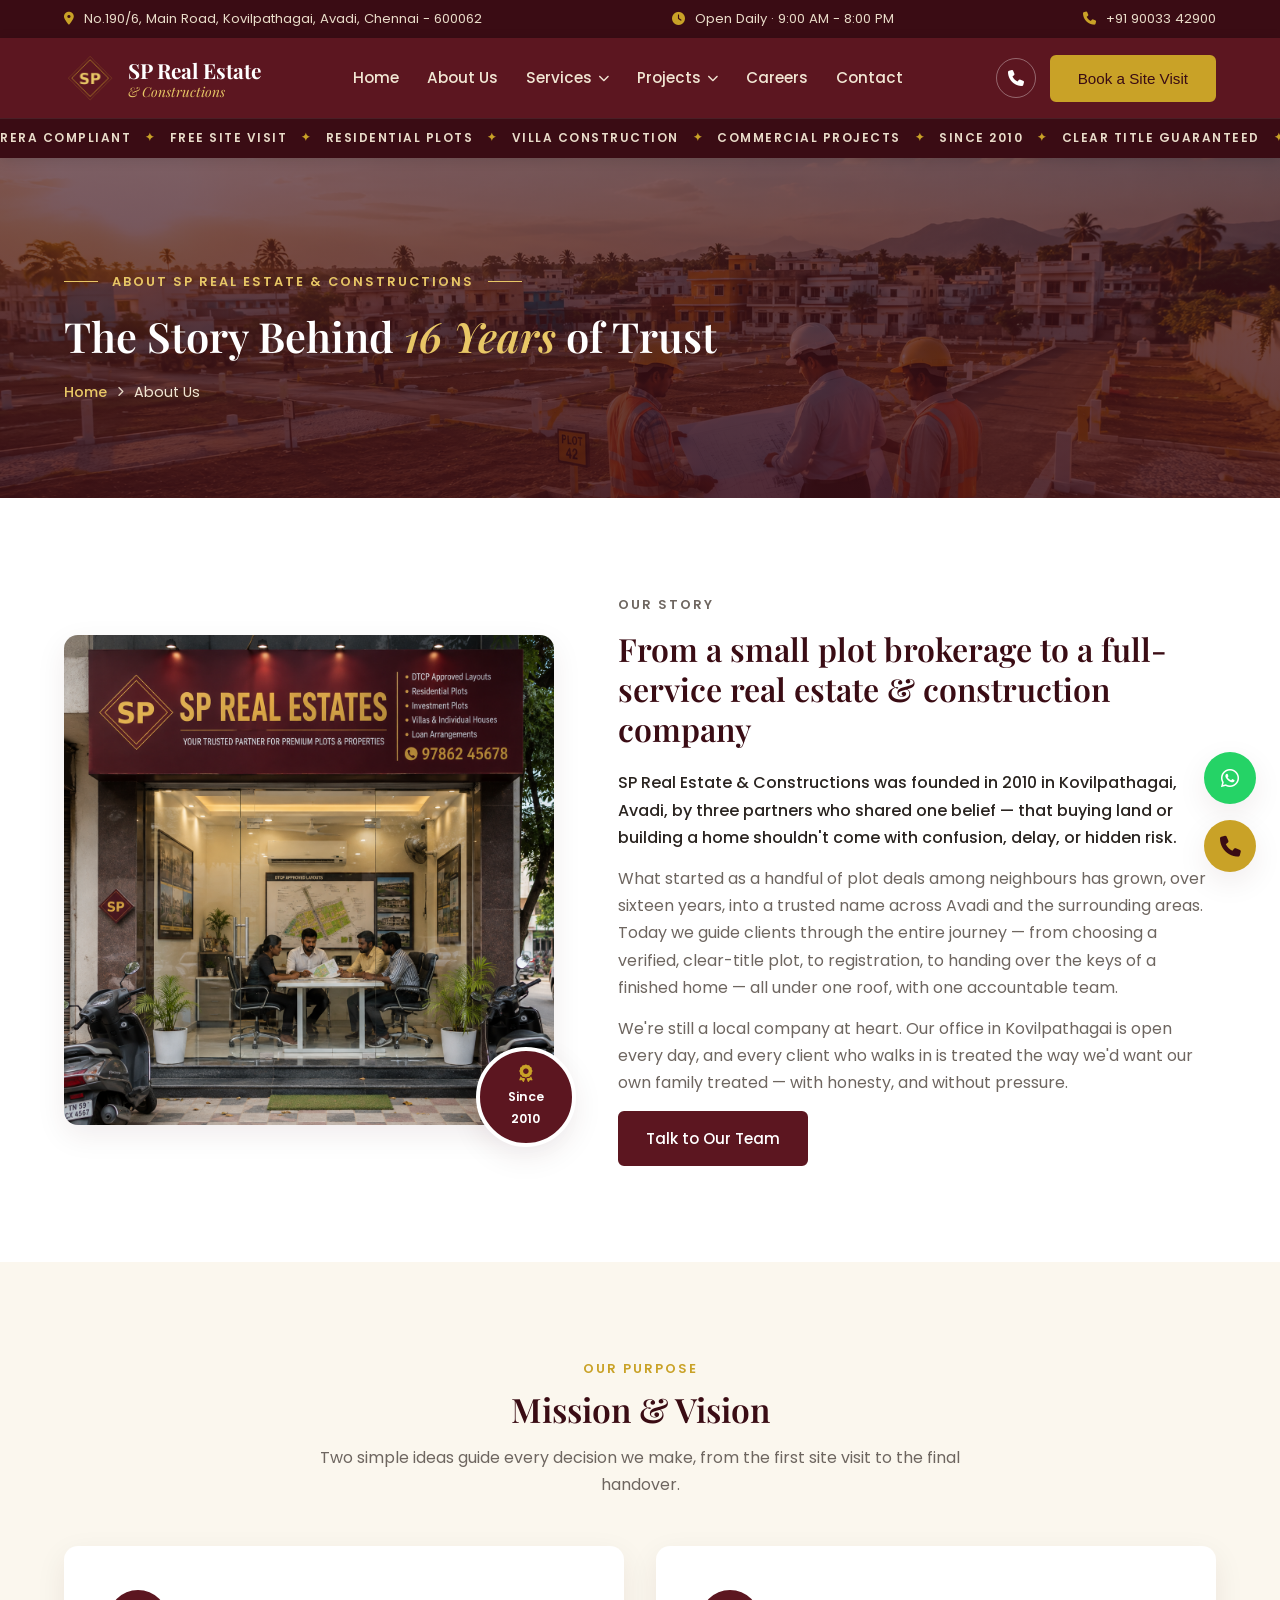
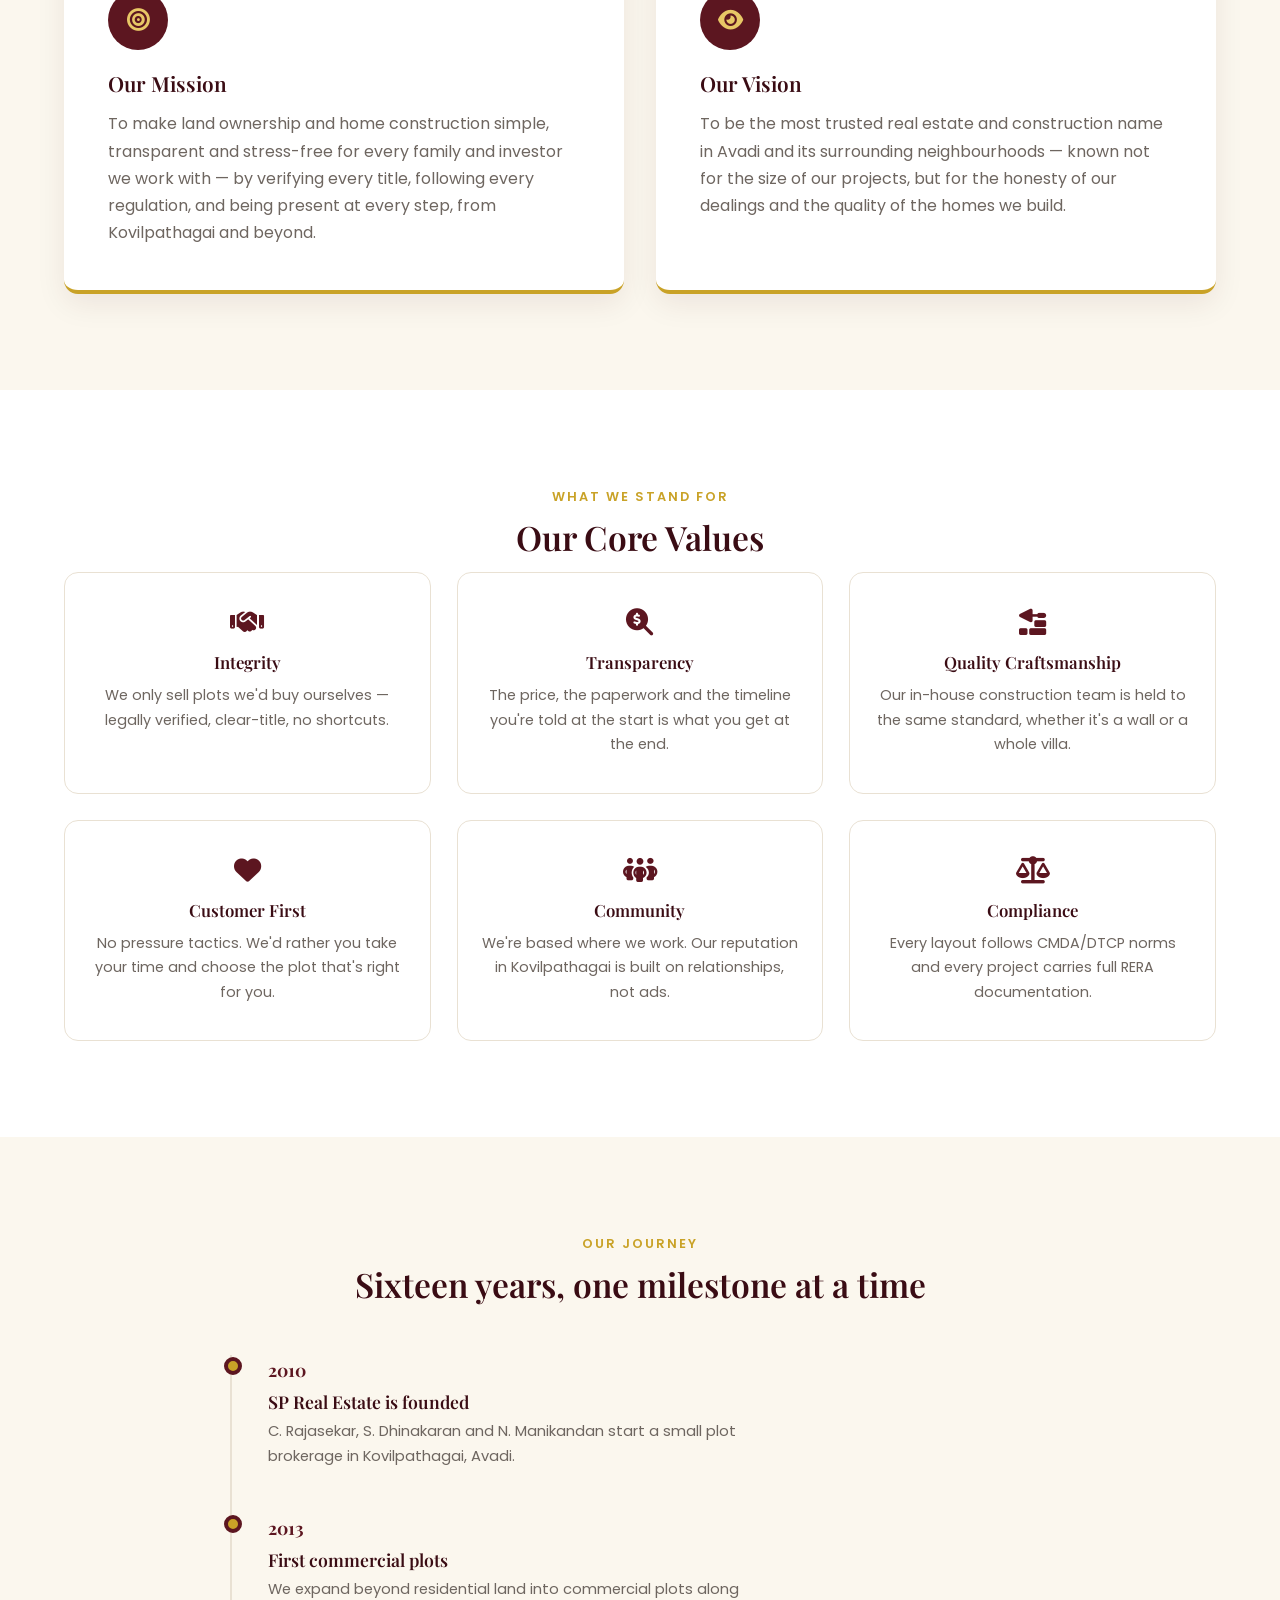
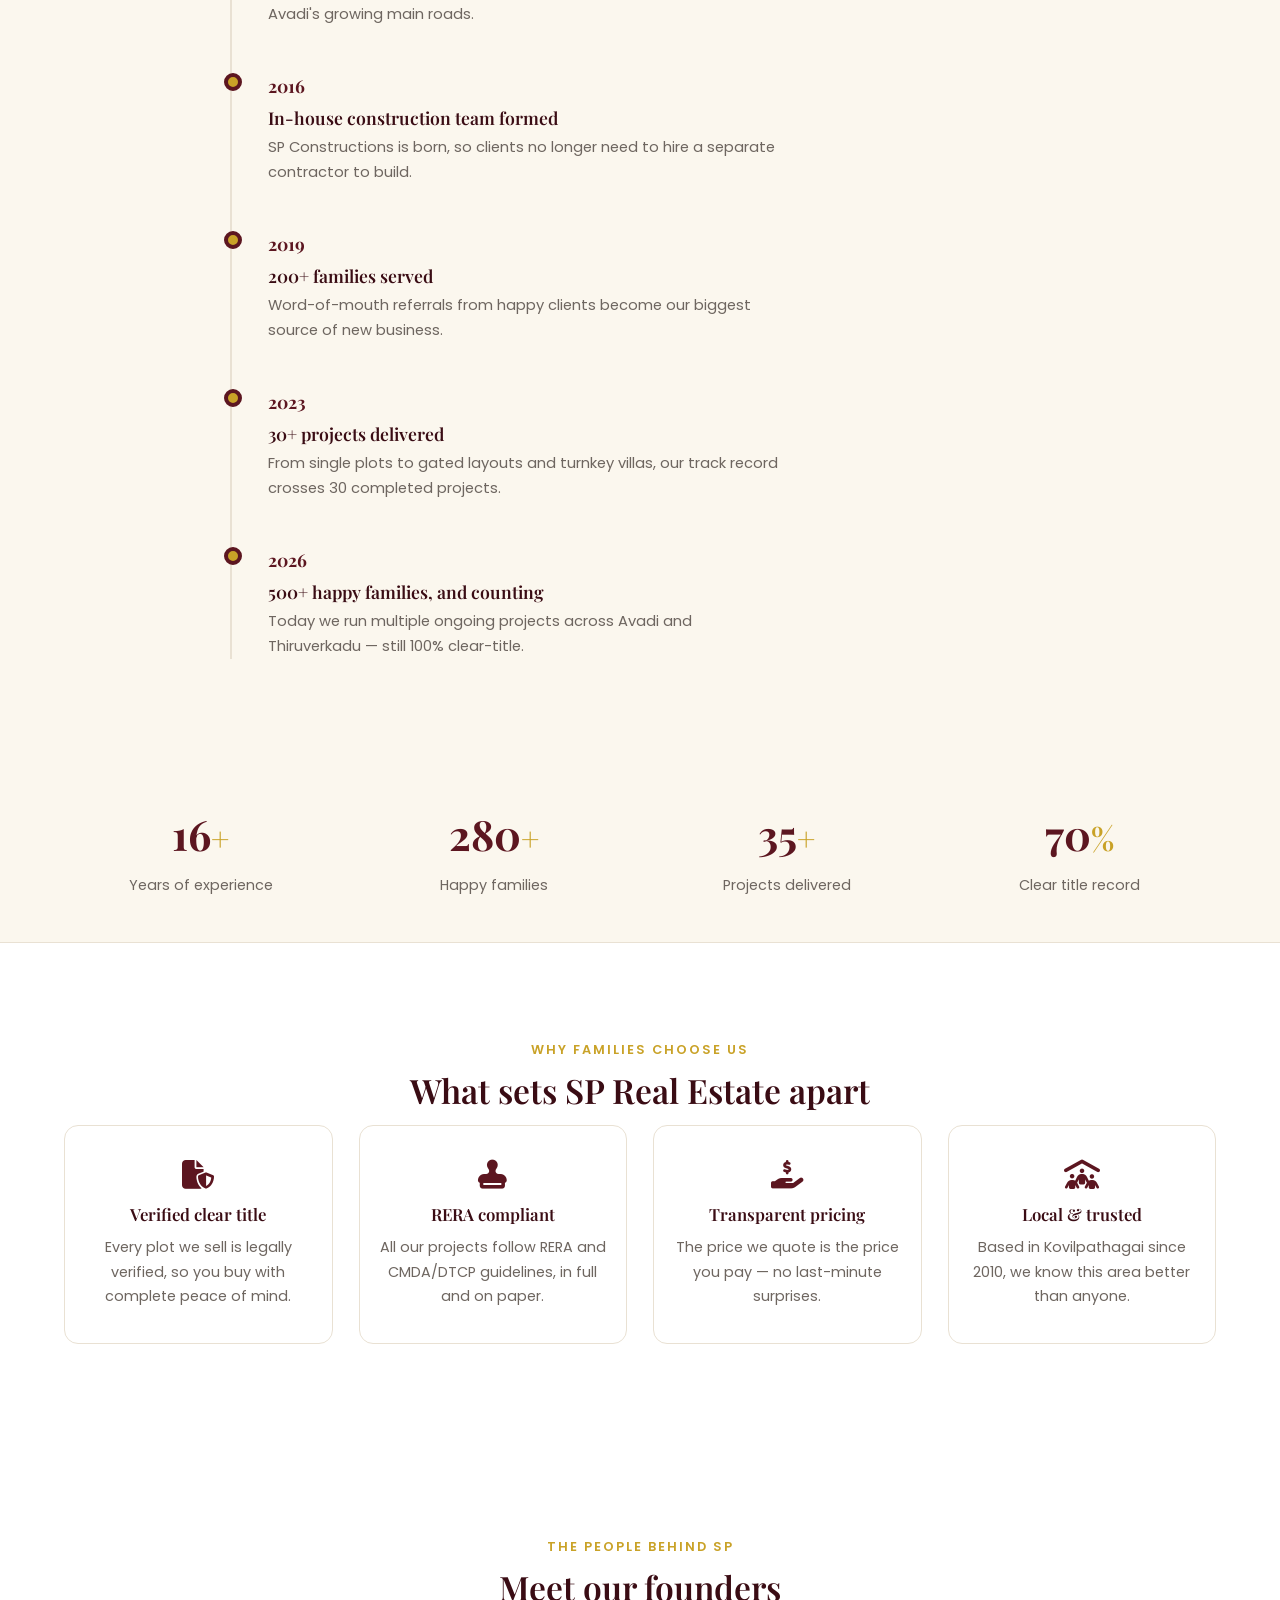
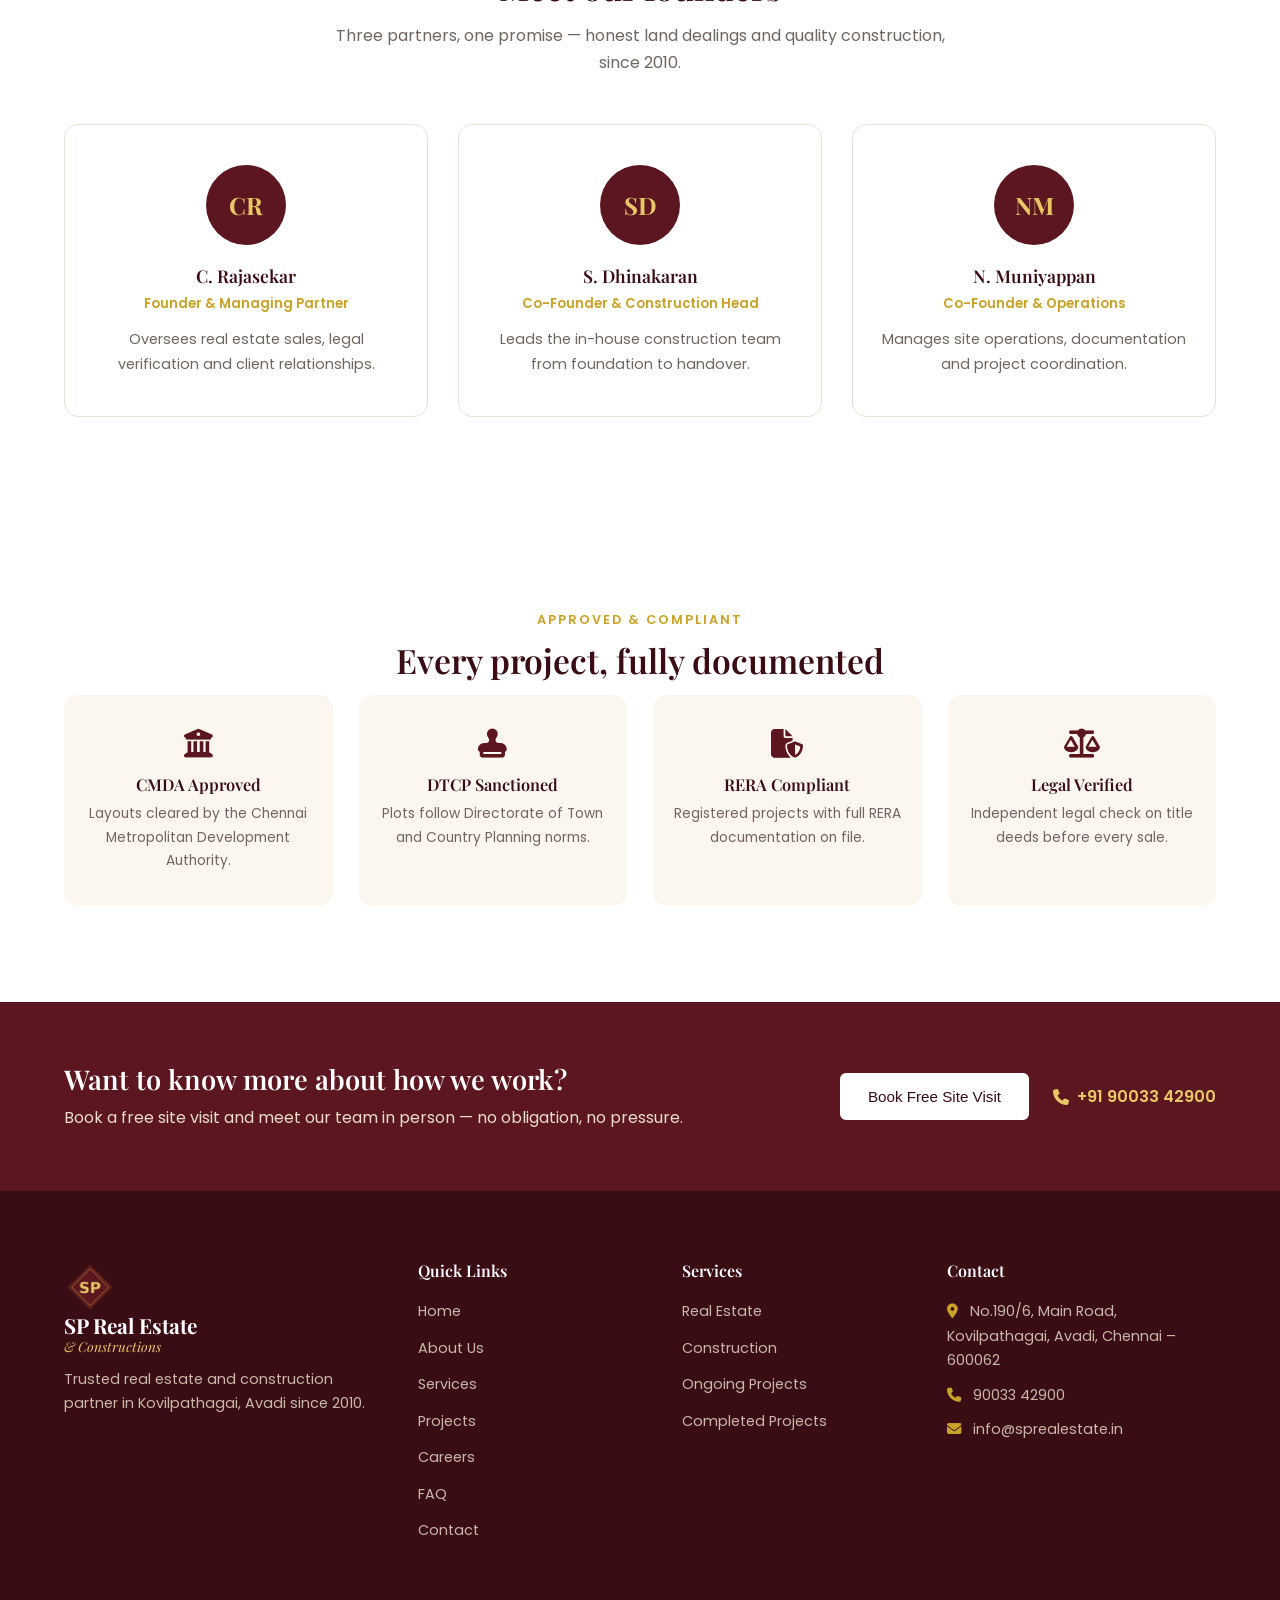
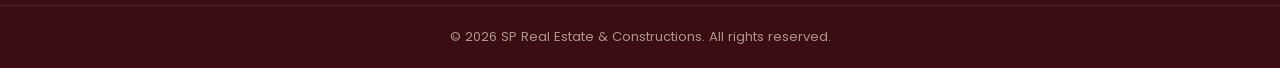
<file: about.html>
<!DOCTYPE html>
<html lang="en">
<head>
<meta charset="UTF-8">
<meta name="viewport" content="width=device-width, initial-scale=1.0">
<title>About Us | SP Real Estate & Constructions | Kovilpathagai, Avadi, Chennai</title>
<meta name="description" content="Learn about SP Real Estate & Constructions - 16 years of trusted real estate and construction service in Kovilpathagai, Avadi, Chennai. Our story, mission, values and team.">
<link rel="icon" href="images/logo.png">
<link rel="preconnect" href="https://fonts.googleapis.com">
<link href="https://fonts.googleapis.com/css2?family=Playfair+Display:ital,wght@0,500;0,600;0,700;1,500&family=Poppins:wght@300;400;500;600;700&display=swap" rel="stylesheet">
<link rel="stylesheet" href="https://cdnjs.cloudflare.com/ajax/libs/font-awesome/6.5.1/css/all.min.css">
<link rel="stylesheet" href="css/style.css">
<link rel="stylesheet" href="css/about.css">
</head>
<body>

<!-- TOP INFO BAR -->
<div class="topbar">
  <div class="topbar-inner">
    <div class="topbar-item"><i class="fa-solid fa-location-dot"></i> No.190/6, Main Road, Kovilpathagai, Avadi, Chennai - 600062</div>
    <div class="topbar-item"><i class="fa-solid fa-clock"></i> Open Daily &middot; 9:00 AM - 8:00 PM</div>
    <div class="topbar-item"><i class="fa-solid fa-phone"></i> <a href="tel:+919003342900">+91 90033 42900</a></div>
  </div>
</div>

<!-- HEADER -->
<header class="header" id="header">
  <div class="header-inner">
    <a href="index.html" class="brand">
      <img src="images/logo.png" alt="SP Real Estate logo">
      <div class="brand-text">
        <span class="brand-name">SP Real Estate</span>
        <span class="brand-tagline">&amp; Constructions</span>
      </div>
    </a>

    <nav class="nav" id="nav">
      <ul>
        <li><a href="index.html">Home</a></li>
        <li><a href="about.html" class="active">About Us</a></li>
        <li class="has-dropdown">
  <a href="javascript:void(0)" class="dropdown-toggle">Services <i class="fa-solid fa-chevron-down"></i></a>
  <ul class="dropdown">
    <li><a href="services-realestate.html">Real Estate</a></li>
    <li><a href="services-construction.html">Construction</a></li>
  </ul>
</li>
<li class="has-dropdown">
  <a href="javascript:void(0)" class="dropdown-toggle">Projects <i class="fa-solid fa-chevron-down"></i></a>
  <ul class="dropdown">
    <li><a href="ongoing-projects.html">Ongoing Projects</a></li>
    <li><a href="completed-projects.html">Completed Projects</a></li>
  </ul>
</li>
        <li><a href="careers.html">Careers</a></li>
        <li><a href="contact.html">Contact</a></li>
      </ul>
    </nav>

    <div class="header-actions">
      <a href="tel:+919003342900" class="icon-btn" aria-label="Call us"><i class="fa-solid fa-phone"></i></a>
      <button class="btn btn-gold" id="openBookingBtn">Book a Site Visit</button>
      <button class="menu-toggle" id="menuToggle" aria-label="Toggle menu"><i class="fa-solid fa-bars"></i></button>
    </div>
  </div>

  <!-- MARQUEE STRIP -->
  <div class="marquee">
    <div class="marquee-track">
      <span>RERA COMPLIANT</span><span>&#10022;</span>
      <span>FREE SITE VISIT</span><span>&#10022;</span>
      <span>RESIDENTIAL PLOTS</span><span>&#10022;</span>
      <span>VILLA CONSTRUCTION</span><span>&#10022;</span>
      <span>COMMERCIAL PROJECTS</span><span>&#10022;</span>
      <span>SINCE 2010</span><span>&#10022;</span>
      <span>CLEAR TITLE GUARANTEED</span><span>&#10022;</span>
      <span>RERA COMPLIANT</span><span>&#10022;</span>
      <span>FREE SITE VISIT</span><span>&#10022;</span>
      <span>RESIDENTIAL PLOTS</span><span>&#10022;</span>
      <span>VILLA CONSTRUCTION</span><span>&#10022;</span>
      <span>COMMERCIAL PROJECTS</span><span>&#10022;</span>
      <span>SINCE 2010</span><span>&#10022;</span>
      <span>CLEAR TITLE GUARANTEED</span><span>&#10022;</span>
    </div>
  </div>
</header>

<main id="about-main">

  <!-- PAGE BANNER -->
  <section class="page-banner" style="background-image: linear-gradient(rgba(58,12,20,.65), rgba(58,12,20,.8)), url('images/about-banner.jpg');">
    <div class="page-banner-inner">
      <p class="eyebrow"><span></span>ABOUT SP REAL ESTATE &amp; CONSTRUCTIONS<span></span></p>
      <h1>The Story Behind <em>16 Years</em> of Trust</h1>
      <div class="breadcrumb">
        <a href="index.html">Home</a> <i class="fa-solid fa-chevron-right"></i> <span>About Us</span>
      </div>
    </div>
  </section>

  <!-- OUR STORY -->
  <section class="about" id="story">
    <div class="section-inner about-grid">
      <div class="about-image">
        <img src="images/about.jpg" alt="SP Real Estate & Constructions office in Kovilpathagai">
        <div class="about-badge"><i class="fa-solid fa-award"></i><span>Since<br>2010</span></div>
      </div>
      <div class="about-content">
        <p class="eyebrow-left">OUR STORY</p>
        <h2>From a small plot brokerage to a full-service real estate &amp; construction company</h2>
        <p class="lead">SP Real Estate &amp; Constructions was founded in 2010 in Kovilpathagai, Avadi, by three
          partners who shared one belief &mdash; that buying land or building a home shouldn't come with
          confusion, delay, or hidden risk.</p>
        <p>What started as a handful of plot deals among neighbours has grown, over sixteen years, into a
          trusted name across Avadi and the surrounding areas. Today we guide clients through the entire
          journey &mdash; from choosing a verified, clear-title plot, to registration, to handing over the
          keys of a finished home &mdash; all under one roof, with one accountable team.</p>
        <p>We're still a local company at heart. Our office in Kovilpathagai is open every day, and every
          client who walks in is treated the way we'd want our own family treated &mdash; with honesty, and
          without pressure.</p>
        <a href="contact.html" class="btn btn-maroon">Talk to Our Team</a>
      </div>
    </div>
  </section>

  <!-- MISSION & VISION -->
  <section class="mission-vision">
    <div class="section-inner">
      <p class="eyebrow-center">OUR PURPOSE</p>
      <h2 class="section-title">Mission &amp; Vision</h2>
      <p class="section-subtitle">Two simple ideas guide every decision we make, from the first site visit to
        the final handover.</p>

      <div class="mv-grid">
        <div class="mv-card">
          <div class="mv-icon"><i class="fa-solid fa-bullseye"></i></div>
          <h3>Our Mission</h3>
          <p>To make land ownership and home construction simple, transparent and stress-free for every
            family and investor we work with &mdash; by verifying every title, following every regulation,
            and being present at every step, from Kovilpathagai and beyond.</p>
        </div>
        <div class="mv-card">
          <div class="mv-icon"><i class="fa-solid fa-eye"></i></div>
          <h3>Our Vision</h3>
          <p>To be the most trusted real estate and construction name in Avadi and its surrounding
            neighbourhoods &mdash; known not for the size of our projects, but for the honesty of our
            dealings and the quality of the homes we build.</p>
        </div>
      </div>
    </div>
  </section>

  <!-- CORE VALUES -->
  <section class="values" id="values">
    <div class="section-inner">
      <p class="eyebrow-center">WHAT WE STAND FOR</p>
      <h2 class="section-title">Our Core Values</h2>

      <div class="values-grid">
        <div class="value-card reveal">
          <i class="fa-solid fa-handshake"></i>
          <h4>Integrity</h4>
          <p>We only sell plots we'd buy ourselves &mdash; legally verified, clear-title, no shortcuts.</p>
        </div>
        <div class="value-card reveal">
          <i class="fa-solid fa-magnifying-glass-dollar"></i>
          <h4>Transparency</h4>
          <p>The price, the paperwork and the timeline you're told at the start is what you get at the end.</p>
        </div>
        <div class="value-card reveal">
          <i class="fa-solid fa-trowel-bricks"></i>
          <h4>Quality Craftsmanship</h4>
          <p>Our in-house construction team is held to the same standard, whether it's a wall or a whole villa.</p>
        </div>
        <div class="value-card reveal">
          <i class="fa-solid fa-heart"></i>
          <h4>Customer First</h4>
          <p>No pressure tactics. We'd rather you take your time and choose the plot that's right for you.</p>
        </div>
        <div class="value-card reveal">
          <i class="fa-solid fa-people-group"></i>
          <h4>Community</h4>
          <p>We're based where we work. Our reputation in Kovilpathagai is built on relationships, not ads.</p>
        </div>
        <div class="value-card reveal">
          <i class="fa-solid fa-scale-balanced"></i>
          <h4>Compliance</h4>
          <p>Every layout follows CMDA/DTCP norms and every project carries full RERA documentation.</p>
        </div>
      </div>
    </div>
  </section>

  <!-- JOURNEY / TIMELINE -->
  <section class="journey" id="journey">
    <div class="section-inner">
      <p class="eyebrow-center">OUR JOURNEY</p>
      <h2 class="section-title">Sixteen years, one milestone at a time</h2>

      <div class="timeline">
        <div class="timeline-item reveal">
          <div class="timeline-dot"></div>
          <div class="timeline-content">
            <span class="timeline-year">2010</span>
            <h4>SP Real Estate is founded</h4>
            <p>C. Rajasekar, S. Dhinakaran and N. Manikandan start a small plot brokerage in Kovilpathagai, Avadi.</p>
          </div>
        </div>
        <div class="timeline-item reveal">
          <div class="timeline-dot"></div>
          <div class="timeline-content">
            <span class="timeline-year">2013</span>
            <h4>First commercial plots</h4>
            <p>We expand beyond residential land into commercial plots along Avadi's growing main roads.</p>
          </div>
        </div>
        <div class="timeline-item reveal">
          <div class="timeline-dot"></div>
          <div class="timeline-content">
            <span class="timeline-year">2016</span>
            <h4>In-house construction team formed</h4>
            <p>SP Constructions is born, so clients no longer need to hire a separate contractor to build.</p>
          </div>
        </div>
        <div class="timeline-item reveal">
          <div class="timeline-dot"></div>
          <div class="timeline-content">
            <span class="timeline-year">2019</span>
            <h4>200+ families served</h4>
            <p>Word-of-mouth referrals from happy clients become our biggest source of new business.</p>
          </div>
        </div>
        <div class="timeline-item reveal">
          <div class="timeline-dot"></div>
          <div class="timeline-content">
            <span class="timeline-year">2023</span>
            <h4>30+ projects delivered</h4>
            <p>From single plots to gated layouts and turnkey villas, our track record crosses 30 completed projects.</p>
          </div>
        </div>
        <div class="timeline-item reveal">
          <div class="timeline-dot"></div>
          <div class="timeline-content">
            <span class="timeline-year">2026</span>
            <h4>500+ happy families, and counting</h4>
            <p>Today we run multiple ongoing projects across Avadi and Thiruverkadu &mdash; still 100% clear-title.</p>
          </div>
        </div>
      </div>
    </div>
  </section>

  <!-- STATS -->
  <section class="stats">
    <div class="stats-inner">
      <div class="stat"><span class="stat-num" data-count="16">0</span><span class="stat-plus">+</span><p>Years of experience</p></div>
      <div class="stat"><span class="stat-num" data-count="500">0</span><span class="stat-plus">+</span><p>Happy families</p></div>
      <div class="stat"><span class="stat-num" data-count="50">0</span><span class="stat-plus">+</span><p>Projects delivered</p></div>
      <div class="stat"><span class="stat-num" data-count="100">0</span><span class="stat-plus">%</span><p>Clear title record</p></div>
    </div>
  </section>

  <!-- WHY CHOOSE US -->
  <section class="why-us">
    <div class="section-inner">
      <p class="eyebrow-center">WHY FAMILIES CHOOSE US</p>
      <h2 class="section-title">What sets SP Real Estate apart</h2>
      <div class="why-grid">
        <div class="why-card">
          <i class="fa-solid fa-file-shield"></i>
          <h4>Verified clear title</h4>
          <p>Every plot we sell is legally verified, so you buy with complete peace of mind.</p>
        </div>
        <div class="why-card">
          <i class="fa-solid fa-stamp"></i>
          <h4>RERA compliant</h4>
          <p>All our projects follow RERA and CMDA/DTCP guidelines, in full and on paper.</p>
        </div>
        <div class="why-card">
          <i class="fa-solid fa-hand-holding-dollar"></i>
          <h4>Transparent pricing</h4>
          <p>The price we quote is the price you pay &mdash; no last-minute surprises.</p>
        </div>
        <div class="why-card">
          <i class="fa-solid fa-people-roof"></i>
          <h4>Local &amp; trusted</h4>
          <p>Based in Kovilpathagai since 2010, we know this area better than anyone.</p>
        </div>
      </div>
    </div>
  </section>

  <!-- TEAM -->
 <!-- OUR TEAM -->
  <section class="team">
    <div class="section-inner">
      <p class="eyebrow-center">THE PEOPLE BEHIND SP</p>
      <h2 class="section-title">Meet our founders</h2>
      <p class="section-subtitle">Three partners, one promise &mdash; honest land dealings and quality
        construction, since 2010.</p>
      <div class="team-grid">
        <div class="team-card">
          <div class="team-avatar">CR</div>
          <h4>C. Rajasekar</h4>
          <span>Founder &amp; Managing Partner</span>
          <p>Oversees real estate sales, legal verification and client relationships.</p>
        </div>
        <div class="team-card">
          <div class="team-avatar">SD</div>
          <h4>S. Dhinakaran</h4>
          <span>Co-Founder &amp; Construction Head</span>
          <p>Leads the in-house construction team from foundation to handover.</p>
        </div>
        <div class="team-card">
          <div class="team-avatar">NM</div>
          <h4>N. Muniyappan</h4>
          <span>Co-Founder &amp; Operations</span>
          <p>Manages site operations, documentation and project coordination.</p>
        </div>
      </div>
    </div>
  </section>
  <!-- CERTIFICATIONS -->
  <section class="certifications">
    <div class="section-inner">
      <p class="eyebrow-center">APPROVED &amp; COMPLIANT</p>
      <h2 class="section-title">Every project, fully documented</h2>
      <div class="cert-grid">
        <div class="cert-item"><i class="fa-solid fa-building-columns"></i><h4>CMDA Approved</h4><p>Layouts cleared by the Chennai Metropolitan Development Authority.</p></div>
        <div class="cert-item"><i class="fa-solid fa-stamp"></i><h4>DTCP Sanctioned</h4><p>Plots follow Directorate of Town and Country Planning norms.</p></div>
        <div class="cert-item"><i class="fa-solid fa-file-shield"></i><h4>RERA Compliant</h4><p>Registered projects with full RERA documentation on file.</p></div>
        <div class="cert-item"><i class="fa-solid fa-scale-balanced"></i><h4>Legal Verified</h4><p>Independent legal check on title deeds before every sale.</p></div>
      </div>
    </div>
  </section>

  <!-- CTA BAND -->
  <section class="cta-band">
    <div class="section-inner cta-inner">
      <div>
        <h2>Want to know more about how we work?</h2>
        <p>Book a free site visit and meet our team in person &mdash; no obligation, no pressure.</p>
      </div>
      <div class="cta-actions">
        <button class="btn btn-white" id="openBookingBtn3">Book Free Site Visit</button>
        <a href="tel:+919003342900" class="cta-phone"><i class="fa-solid fa-phone"></i> +91 90033 42900</a>
      </div>
    </div>
  </section>

</main>

<!-- FOOTER -->
<footer class="footer">
  <div class="section-inner footer-grid">
    <div class="footer-col">
      <a href="index.html" class="brand brand-footer">
        <img src="images/logo.png" alt="SP Real Estate logo">
        <div class="brand-text">
          <span class="brand-name">SP Real Estate</span>
          <span class="brand-tagline">&amp; Constructions</span>
        </div>
      </a>
      <p>Trusted real estate and construction partner in Kovilpathagai, Avadi since 2010.</p>
    </div>
    <div class="footer-col">
      <h4>Quick Links</h4>
      <a href="index.html">Home</a>
      <a href="about.html">About Us</a>
      <a href="services.html">Services</a>
      <a href="projects.html">Projects</a>
      <a href="careers.html">Careers</a>
      <a href="faq.html">FAQ</a>
      <a href="contact.html">Contact</a>
    </div>
    <div class="footer-col">
      <h4>Services</h4>
      <a href="services-realestate.html">Real Estate</a>
      <a href="services-construction.html">Construction</a>
      <a href="ongoing-projects.html">Ongoing Projects</a>
      <a href="completed-projects.html">Completed Projects</a>
    </div>
    <div class="footer-col">
      <h4>Contact</h4>
      <p><i class="fa-solid fa-location-dot"></i> No.190/6, Main Road, Kovilpathagai, Avadi, Chennai &ndash; 600062</p>
      <p><i class="fa-solid fa-phone"></i> 90033 42900</p>
      <p><i class="fa-solid fa-envelope"></i> info@sprealestate.in</p>
    </div>
  </div>
  <div class="footer-bottom">
    <p>&copy; <span id="year"></span> SP Real Estate &amp; Constructions. All rights reserved.</p>
  </div>
</footer>

<!-- FLOATING BUTTONS -->
<a href="https://wa.me/919003342900" class="float-btn float-whatsapp" aria-label="Chat on WhatsApp"><i class="fa-brands fa-whatsapp"></i></a>
<a href="tel:+919003342900" class="float-btn float-call" aria-label="Call us"><i class="fa-solid fa-phone"></i></a>
<button class="float-btn float-top" id="backToTop" aria-label="Back to top"><i class="fa-solid fa-arrow-up"></i></button>

<!-- BOOKING MODAL -->
<div class="modal-overlay" id="bookingModal">
  <div class="modal">
    <button class="modal-close" id="closeModal" aria-label="Close"><i class="fa-solid fa-xmark"></i></button>
    <h3>Book a Free Site Visit</h3>
    <p>Fill in your details and our team will call you to schedule a visit.</p>
    <form id="bookingForm">
      <input type="text" name="name" placeholder="Your name" required>
     <input type="tel" name="phone" placeholder="Phone number" 
       pattern="[6-9][0-9]{9}" maxlength="10" minlength="10" 
       title="Enter a valid 10-digit Indian mobile number" required>
      <select name="project">
        <option value="">Select a project</option>
        <option>Daniel Avenue Thiruverkadu</option>
        <option>Poombolil Nagar Mullai Street</option>
        <option>Krishna Avenue Home</option>
        <option>Not sure yet</option>
      </select>
      <button type="submit" class="btn btn-gold btn-block">Confirm Booking</button>
      <p class="form-note" id="bookingNote"></p>
    </form>
  </div>
</div>

<script src="js/script.js"></script>
<script src="js/about.js"></script>
</body>
</html>
</file>
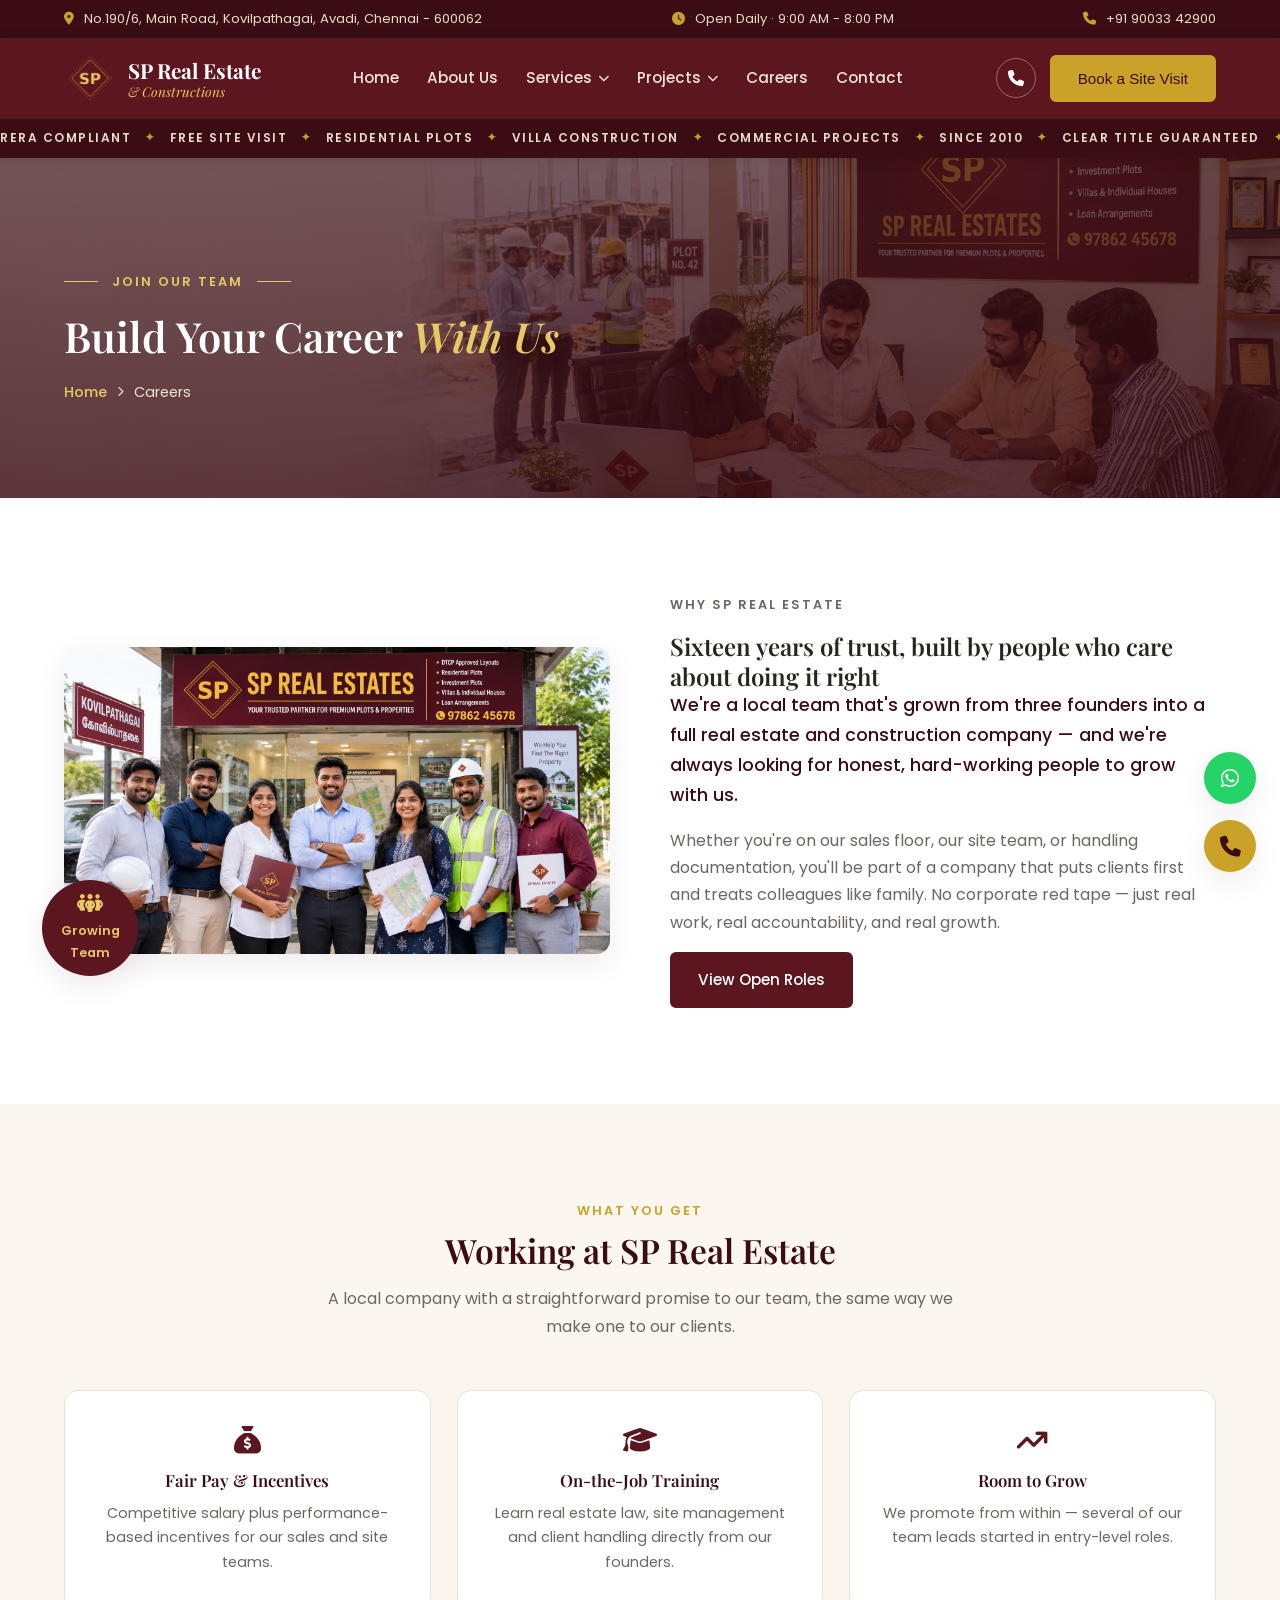
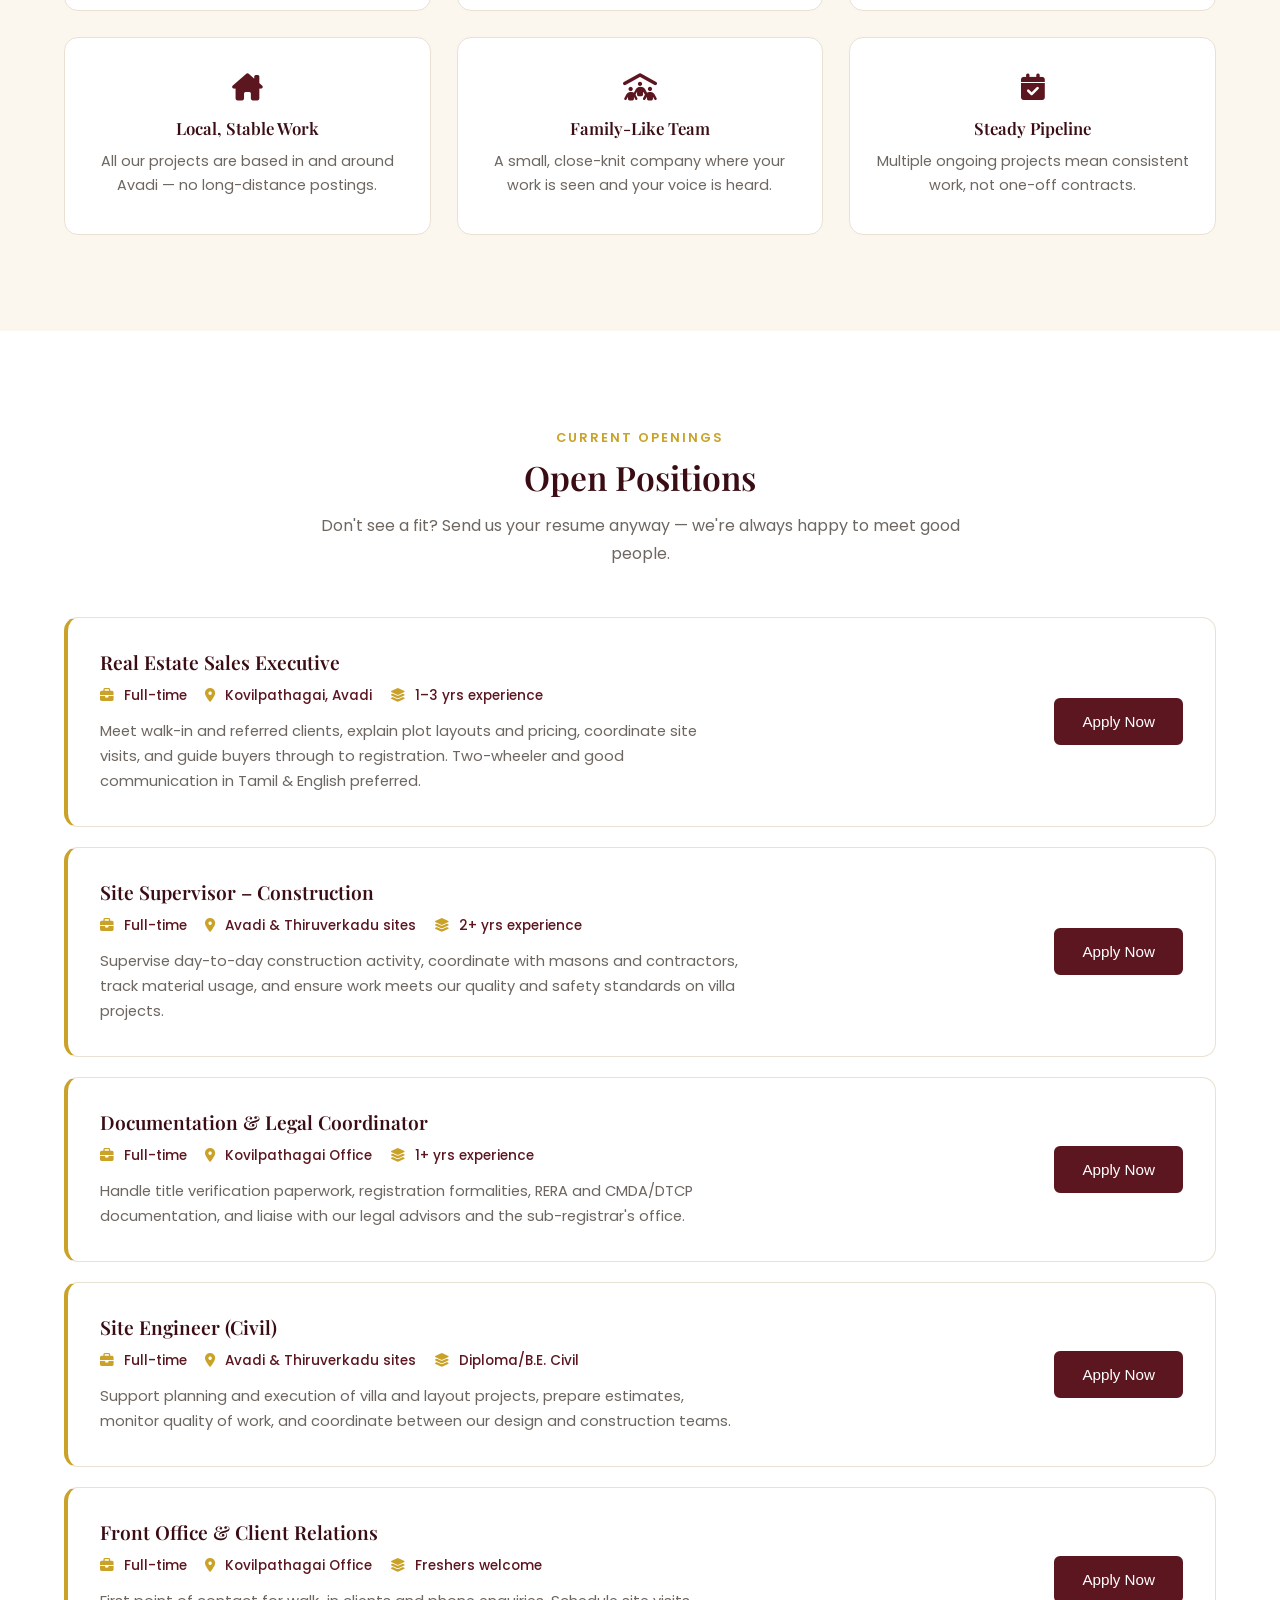
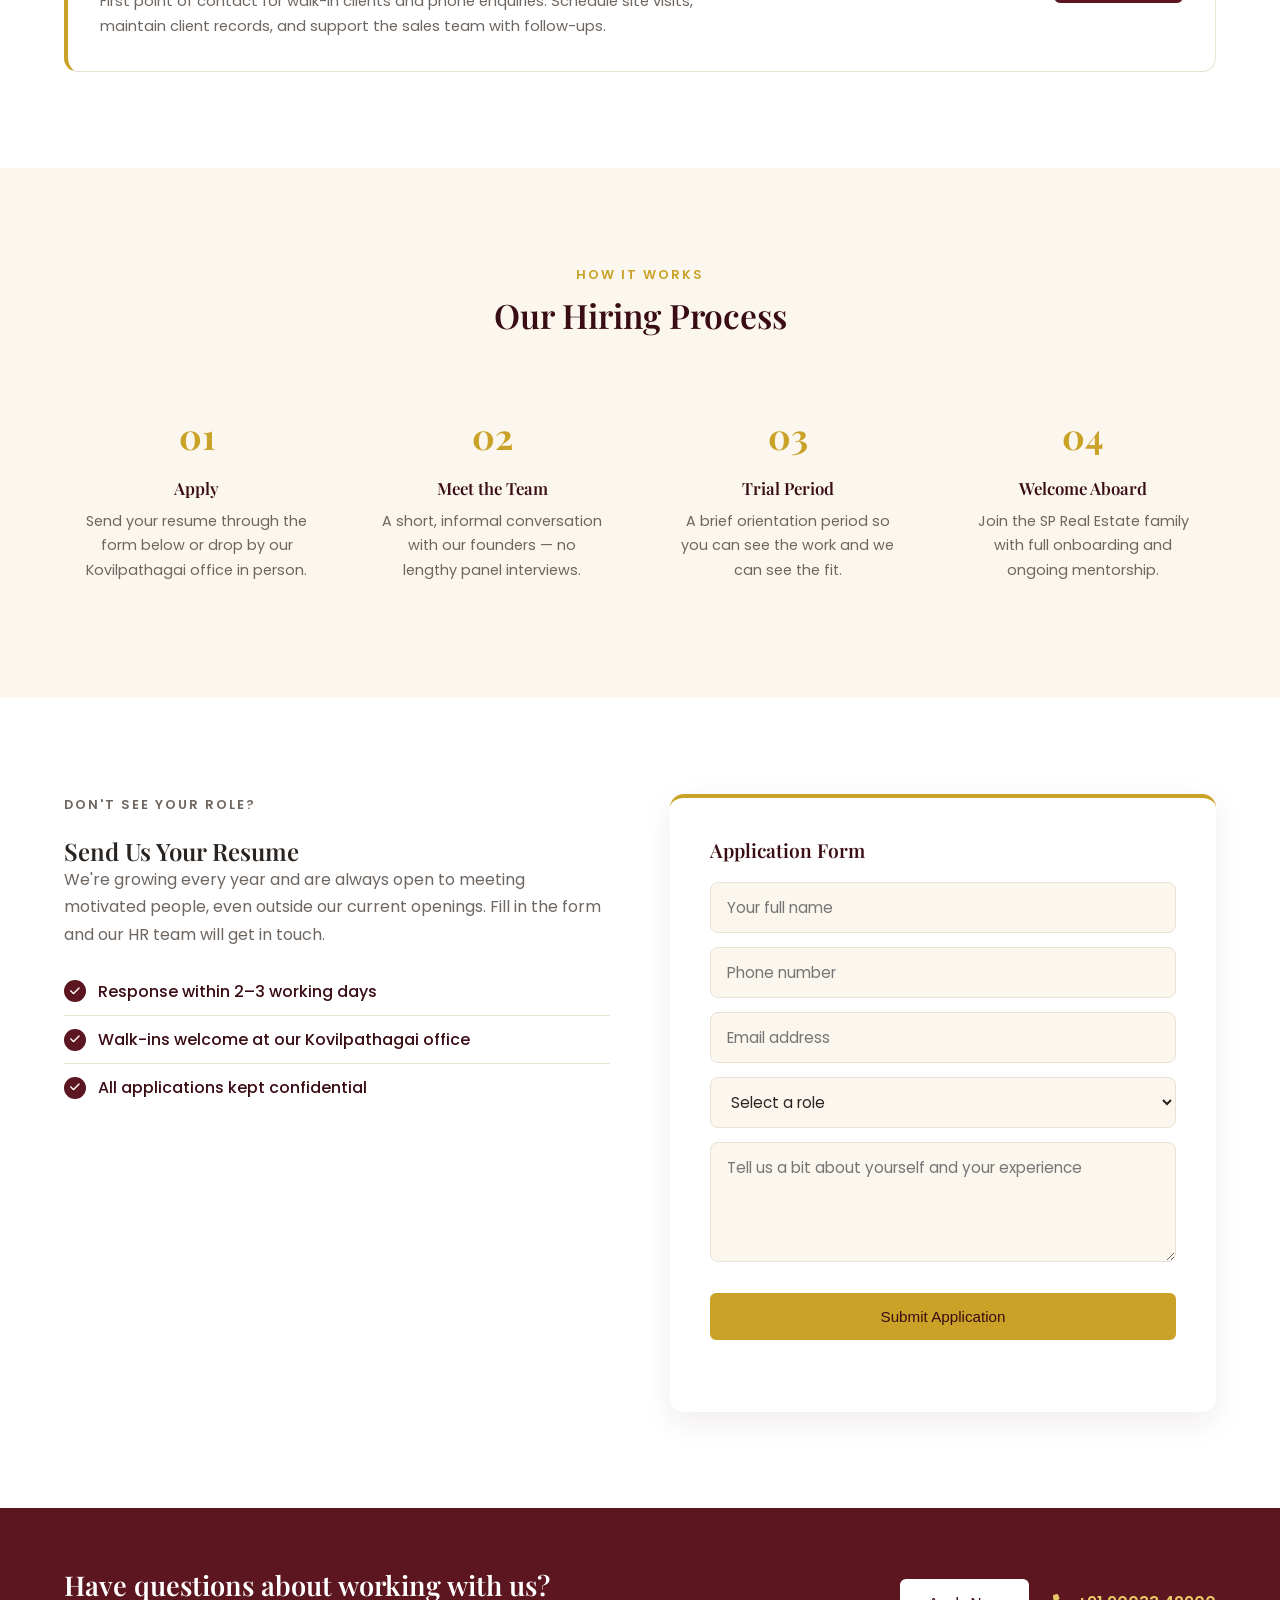
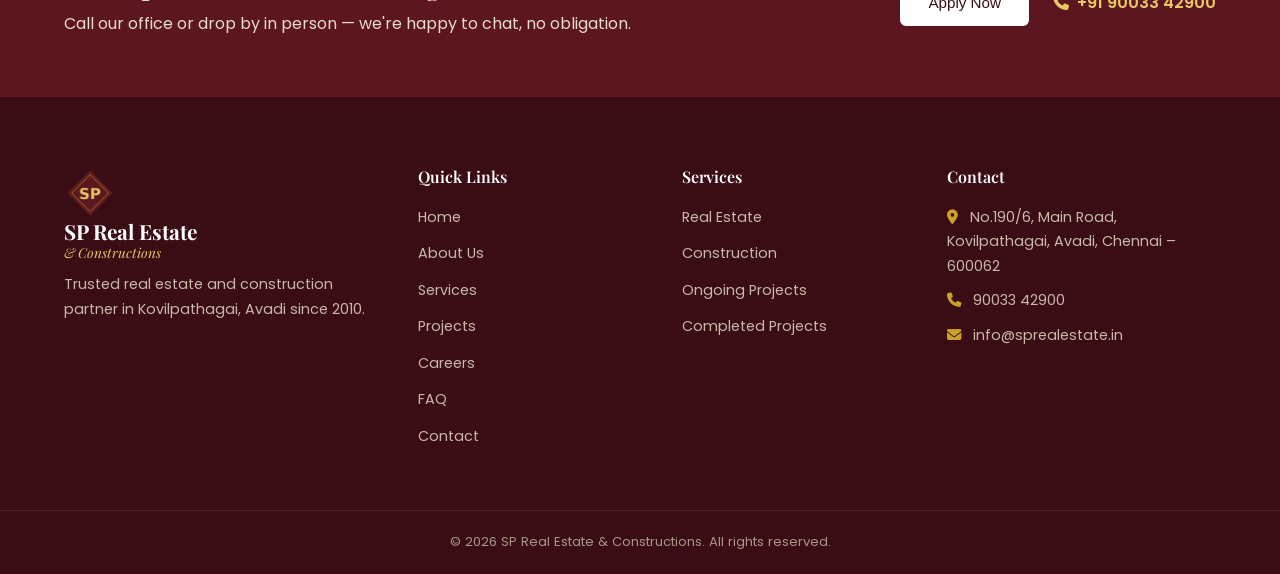
<file: careers.html>
<!DOCTYPE html>
<html lang="en">
<head>
<meta charset="UTF-8">
<meta name="viewport" content="width=device-width, initial-scale=1.0">
<title>Careers | SP Real Estate & Constructions | Kovilpathagai, Avadi, Chennai</title>
<meta name="description" content="Join SP Real Estate & Constructions - explore open roles in real estate sales, construction and site operations in Kovilpathagai, Avadi, Chennai.">
<link rel="icon" href="images/logo.png">
<link rel="preconnect" href="https://fonts.googleapis.com">
<link href="https://fonts.googleapis.com/css2?family=Playfair+Display:ital,wght@0,500;0,600;0,700;1,500&family=Poppins:wght@300;400;500;600;700&display=swap" rel="stylesheet">
<link rel="stylesheet" href="https://cdnjs.cloudflare.com/ajax/libs/font-awesome/6.5.1/css/all.min.css">
<link rel="stylesheet" href="css/style.css">
<link rel="stylesheet" href="css/careers.css">
</head>
<body>

<!-- TOP INFO BAR -->
<div class="topbar">
  <div class="topbar-inner">
    <div class="topbar-item"><i class="fa-solid fa-location-dot"></i> No.190/6, Main Road, Kovilpathagai, Avadi, Chennai - 600062</div>
    <div class="topbar-item"><i class="fa-solid fa-clock"></i> Open Daily &middot; 9:00 AM - 8:00 PM</div>
    <div class="topbar-item"><i class="fa-solid fa-phone"></i> <a href="tel:+919003342900">+91 90033 42900</a></div>
  </div>
</div>

<!-- HEADER -->
<header class="header" id="header">
  <div class="header-inner">
    <a href="index.html" class="brand">
      <img src="images/logo.png" alt="SP Real Estate logo">
      <div class="brand-text">
        <span class="brand-name">SP Real Estate</span>
        <span class="brand-tagline">&amp; Constructions</span>
      </div>
    </a>

    <nav class="nav" id="nav">
      <ul>
        <li><a href="index.html">Home</a></li>
        <li><a href="about.html">About Us</a></li>
       <li class="has-dropdown">
  <a href="javascript:void(0)" class="dropdown-toggle">Services <i class="fa-solid fa-chevron-down"></i></a>
  <ul class="dropdown">
    <li><a href="services-realestate.html">Real Estate</a></li>
    <li><a href="services-construction.html">Construction</a></li>
  </ul>
</li>
<li class="has-dropdown">
  <a href="javascript:void(0)" class="dropdown-toggle">Projects <i class="fa-solid fa-chevron-down"></i></a>
  <ul class="dropdown">
    <li><a href="ongoing-projects.html">Ongoing Projects</a></li>
    <li><a href="completed-projects.html">Completed Projects</a></li>
  </ul>
</li>
        <li><a href="careers.html" class="active">Careers</a></li>
        <li><a href="contact.html">Contact</a></li>
      </ul>
    </nav>

    <div class="header-actions">
      <a href="tel:+919003342900" class="icon-btn" aria-label="Call us"><i class="fa-solid fa-phone"></i></a>
      <button class="btn btn-gold" id="openBookingBtn">Book a Site Visit</button>
      <button class="menu-toggle" id="menuToggle" aria-label="Toggle menu"><i class="fa-solid fa-bars"></i></button>
    </div>
  </div>

  <!-- MARQUEE STRIP -->
  <div class="marquee">
    <div class="marquee-track">
      <span>RERA COMPLIANT</span><span>&#10022;</span>
      <span>FREE SITE VISIT</span><span>&#10022;</span>
      <span>RESIDENTIAL PLOTS</span><span>&#10022;</span>
      <span>VILLA CONSTRUCTION</span><span>&#10022;</span>
      <span>COMMERCIAL PROJECTS</span><span>&#10022;</span>
      <span>SINCE 2010</span><span>&#10022;</span>
      <span>CLEAR TITLE GUARANTEED</span><span>&#10022;</span>
      <span>RERA COMPLIANT</span><span>&#10022;</span>
      <span>FREE SITE VISIT</span><span>&#10022;</span>
      <span>RESIDENTIAL PLOTS</span><span>&#10022;</span>
      <span>VILLA CONSTRUCTION</span><span>&#10022;</span>
      <span>COMMERCIAL PROJECTS</span><span>&#10022;</span>
      <span>SINCE 2010</span><span>&#10022;</span>
      <span>CLEAR TITLE GUARANTEED</span><span>&#10022;</span>
    </div>
  </div>
</header>

<main id="careers-main">

  <!-- PAGE BANNER -->
  <section class="page-banner" style="background-image: linear-gradient(rgba(58,12,20,.65), rgba(58,12,20,.8)), url('images/careers-banner.jpg');">
    <div class="page-banner-inner">
      <p class="eyebrow"><span></span>JOIN OUR TEAM<span></span></p>
      <h1>Build Your Career <em>With Us</em></h1>
      <div class="breadcrumb">
        <a href="index.html">Home</a> <i class="fa-solid fa-chevron-right"></i> <span>Careers</span>
      </div>
    </div>
  </section>

  <!-- WHY WORK WITH US -->
  <section class="why-work">
    <div class="section-inner why-work-grid">
      <div class="why-work-image">
        <img src="images/careers-team.jpg" alt="SP Real Estate team at work in Kovilpathagai">
        <div class="why-work-badge"><i class="fa-solid fa-people-group"></i><span>Growing<br>Team</span></div>
      </div>
      <div class="why-work-content">
        <p class="eyebrow-left">WHY SP REAL ESTATE</p>
        <h2>Sixteen years of trust, built by people who care about doing it right</h2>
        <p class="lead">We're a local team that's grown from three founders into a full real estate and
          construction company &mdash; and we're always looking for honest, hard-working people to grow
          with us.</p>
        <p>Whether you're on our sales floor, our site team, or handling documentation, you'll be part of a
          company that puts clients first and treats colleagues like family. No corporate red tape &mdash;
          just real work, real accountability, and real growth.</p>
        <a href="#openings" class="btn btn-maroon">View Open Roles</a>
      </div>
    </div>
  </section>

  <!-- PERKS / BENEFITS -->
  <section class="perks">
    <div class="section-inner">
      <p class="eyebrow-center">WHAT YOU GET</p>
      <h2 class="section-title">Working at SP Real Estate</h2>
      <p class="section-subtitle">A local company with a straightforward promise to our team, the same way
        we make one to our clients.</p>

      <div class="perks-grid">
        <div class="perk-card reveal">
          <i class="fa-solid fa-sack-dollar"></i>
          <h4>Fair Pay &amp; Incentives</h4>
          <p>Competitive salary plus performance-based incentives for our sales and site teams.</p>
        </div>
        <div class="perk-card reveal">
          <i class="fa-solid fa-graduation-cap"></i>
          <h4>On-the-Job Training</h4>
          <p>Learn real estate law, site management and client handling directly from our founders.</p>
        </div>
        <div class="perk-card reveal">
          <i class="fa-solid fa-arrow-trend-up"></i>
          <h4>Room to Grow</h4>
          <p>We promote from within &mdash; several of our team leads started in entry-level roles.</p>
        </div>
        <div class="perk-card reveal">
          <i class="fa-solid fa-house-chimney"></i>
          <h4>Local, Stable Work</h4>
          <p>All our projects are based in and around Avadi &mdash; no long-distance postings.</p>
        </div>
        <div class="perk-card reveal">
          <i class="fa-solid fa-people-roof"></i>
          <h4>Family-Like Team</h4>
          <p>A small, close-knit company where your work is seen and your voice is heard.</p>
        </div>
        <div class="perk-card reveal">
          <i class="fa-solid fa-calendar-check"></i>
          <h4>Steady Pipeline</h4>
          <p>Multiple ongoing projects mean consistent work, not one-off contracts.</p>
        </div>
      </div>
    </div>
  </section>

  <!-- OPEN POSITIONS -->
  <section class="openings" id="openings">
    <div class="section-inner">
      <p class="eyebrow-center">CURRENT OPENINGS</p>
      <h2 class="section-title">Open Positions</h2>
      <p class="section-subtitle">Don't see a fit? Send us your resume anyway &mdash; we're always happy to
        meet good people.</p>

      <div class="jobs-list">

        <div class="job-card">
          <div class="job-main">
            <h3>Real Estate Sales Executive</h3>
            <div class="job-meta">
              <span><i class="fa-solid fa-briefcase"></i> Full-time</span>
              <span><i class="fa-solid fa-location-dot"></i> Kovilpathagai, Avadi</span>
              <span><i class="fa-solid fa-layer-group"></i> 1&ndash;3 yrs experience</span>
            </div>
            <p>Meet walk-in and referred clients, explain plot layouts and pricing, coordinate site visits,
              and guide buyers through to registration. Two-wheeler and good communication in Tamil &amp;
              English preferred.</p>
          </div>
          <button class="btn btn-maroon job-apply-btn" data-role="Real Estate Sales Executive">Apply Now</button>
        </div>

        <div class="job-card">
          <div class="job-main">
            <h3>Site Supervisor &ndash; Construction</h3>
            <div class="job-meta">
              <span><i class="fa-solid fa-briefcase"></i> Full-time</span>
              <span><i class="fa-solid fa-location-dot"></i> Avadi &amp; Thiruverkadu sites</span>
              <span><i class="fa-solid fa-layer-group"></i> 2+ yrs experience</span>
            </div>
            <p>Supervise day-to-day construction activity, coordinate with masons and contractors, track
              material usage, and ensure work meets our quality and safety standards on villa projects.</p>
          </div>
          <button class="btn btn-maroon job-apply-btn" data-role="Site Supervisor - Construction">Apply Now</button>
        </div>

        <div class="job-card">
          <div class="job-main">
            <h3>Documentation &amp; Legal Coordinator</h3>
            <div class="job-meta">
              <span><i class="fa-solid fa-briefcase"></i> Full-time</span>
              <span><i class="fa-solid fa-location-dot"></i> Kovilpathagai Office</span>
              <span><i class="fa-solid fa-layer-group"></i> 1+ yrs experience</span>
            </div>
            <p>Handle title verification paperwork, registration formalities, RERA and CMDA/DTCP
              documentation, and liaise with our legal advisors and the sub-registrar's office.</p>
          </div>
          <button class="btn btn-maroon job-apply-btn" data-role="Documentation and Legal Coordinator">Apply Now</button>
        </div>

        <div class="job-card">
          <div class="job-main">
            <h3>Site Engineer (Civil)</h3>
            <div class="job-meta">
              <span><i class="fa-solid fa-briefcase"></i> Full-time</span>
              <span><i class="fa-solid fa-location-dot"></i> Avadi &amp; Thiruverkadu sites</span>
              <span><i class="fa-solid fa-layer-group"></i> Diploma/B.E. Civil</span>
            </div>
            <p>Support planning and execution of villa and layout projects, prepare estimates, monitor
              quality of work, and coordinate between our design and construction teams.</p>
          </div>
          <button class="btn btn-maroon job-apply-btn" data-role="Site Engineer (Civil)">Apply Now</button>
        </div>

        <div class="job-card">
          <div class="job-main">
            <h3>Front Office &amp; Client Relations</h3>
            <div class="job-meta">
              <span><i class="fa-solid fa-briefcase"></i> Full-time</span>
              <span><i class="fa-solid fa-location-dot"></i> Kovilpathagai Office</span>
              <span><i class="fa-solid fa-layer-group"></i> Freshers welcome</span>
            </div>
            <p>First point of contact for walk-in clients and phone enquiries. Schedule site visits, maintain
              client records, and support the sales team with follow-ups.</p>
          </div>
          <button class="btn btn-maroon job-apply-btn" data-role="Front Office and Client Relations">Apply Now</button>
        </div>

      </div>
    </div>
  </section>

  <!-- HIRING PROCESS -->
  <section class="process">
    <div class="section-inner">
      <p class="eyebrow-center">HOW IT WORKS</p>
      <h2 class="section-title">Our Hiring Process</h2>

      <div class="process-grid">
        <div class="process-step">
          <span class="process-num">01</span>
          <h4>Apply</h4>
          <p>Send your resume through the form below or drop by our Kovilpathagai office in person.</p>
        </div>
        <div class="process-step">
          <span class="process-num">02</span>
          <h4>Meet the Team</h4>
          <p>A short, informal conversation with our founders &mdash; no lengthy panel interviews.</p>
        </div>
        <div class="process-step">
          <span class="process-num">03</span>
          <h4>Trial Period</h4>
          <p>A brief orientation period so you can see the work and we can see the fit.</p>
        </div>
        <div class="process-step">
          <span class="process-num">04</span>
          <h4>Welcome Aboard</h4>
          <p>Join the SP Real Estate family with full onboarding and ongoing mentorship.</p>
        </div>
      </div>
    </div>
  </section>

  <!-- APPLICATION FORM -->
  <section class="apply" id="apply">
    <div class="section-inner apply-inner">
      <div class="apply-content">
        <p class="eyebrow-left">DON'T SEE YOUR ROLE?</p>
        <h2>Send Us Your Resume</h2>
        <p>We're growing every year and are always open to meeting motivated people, even outside our
          current openings. Fill in the form and our HR team will get in touch.</p>
        <ul class="apply-points">
          <li><i class="fa-solid fa-check"></i> Response within 2&ndash;3 working days</li>
          <li><i class="fa-solid fa-check"></i> Walk-ins welcome at our Kovilpathagai office</li>
          <li><i class="fa-solid fa-check"></i> All applications kept confidential</li>
        </ul>
      </div>

      <form class="apply-form" id="careerApplyForm">
        <h3>Application Form</h3>
        <input type="text" name="name" placeholder="Your full name" required>
        <input type="tel" name="phone" placeholder="Phone number" required>
        <input type="email" name="email" placeholder="Email address">
        <select name="role" id="applyRoleSelect">
          <option value="">Select a role</option>
          <option>Real Estate Sales Executive</option>
          <option>Site Supervisor - Construction</option>
          <option>Documentation and Legal Coordinator</option>
          <option>Site Engineer (Civil)</option>
          <option>Front Office and Client Relations</option>
          <option>Other / Not listed</option>
        </select>
        <textarea name="message" rows="4" placeholder="Tell us a bit about yourself and your experience"></textarea>
        <button type="submit" class="btn btn-gold btn-block">Submit Application</button>
        <p class="form-note" id="applyNote"></p>
      </form>
    </div>
  </section>

  <!-- CTA BAND -->
  <section class="cta-band">
    <div class="section-inner cta-inner">
      <div>
        <h2>Have questions about working with us?</h2>
        <p>Call our office or drop by in person &mdash; we're happy to chat, no obligation.</p>
      </div>
      <div class="cta-actions">
        <button class="btn btn-white" onclick="document.getElementById('apply').scrollIntoView({behavior:'smooth'})">Apply Now</button>
        <a href="tel:+919003342900" class="cta-phone"><i class="fa-solid fa-phone"></i> +91 90033 42900</a>
      </div>
    </div>
  </section>

</main>

<!-- FOOTER -->
<footer class="footer">
  <div class="section-inner footer-grid">
    <div class="footer-col">
      <a href="index.html" class="brand brand-footer">
        <img src="images/logo.png" alt="SP Real Estate logo">
        <div class="brand-text">
          <span class="brand-name">SP Real Estate</span>
          <span class="brand-tagline">&amp; Constructions</span>
        </div>
      </a>
      <p>Trusted real estate and construction partner in Kovilpathagai, Avadi since 2010.</p>
    </div>
    <div class="footer-col">
      <h4>Quick Links</h4>
      <a href="index.html">Home</a>
      <a href="about.html">About Us</a>
      <a href="services.html">Services</a>
      <a href="projects.html">Projects</a>
      <a href="careers.html">Careers</a>
      <a href="faq.html">FAQ</a>
      <a href="contact.html">Contact</a>
    </div>
    <div class="footer-col">
      <h4>Services</h4>
      <a href="services-realestate.html">Real Estate</a>
      <a href="services-construction.html">Construction</a>
      <a href="ongoing-projects.html">Ongoing Projects</a>
      <a href="completed-projects.html">Completed Projects</a>
    </div>
    <div class="footer-col">
      <h4>Contact</h4>
      <p><i class="fa-solid fa-location-dot"></i> No.190/6, Main Road, Kovilpathagai, Avadi, Chennai &ndash; 600062</p>
      <p><i class="fa-solid fa-phone"></i> 90033 42900</p>
      <p><i class="fa-solid fa-envelope"></i> info@sprealestate.in</p>
    </div>
  </div>
  <div class="footer-bottom">
    <p>&copy; <span id="year"></span> SP Real Estate &amp; Constructions. All rights reserved.</p>
  </div>
</footer>

<!-- FLOATING BUTTONS -->
<a href="https://wa.me/919003342900" class="float-btn float-whatsapp" aria-label="Chat on WhatsApp"><i class="fa-brands fa-whatsapp"></i></a>
<a href="tel:+919003342900" class="float-btn float-call" aria-label="Call us"><i class="fa-solid fa-phone"></i></a>
<button class="float-btn float-top" id="backToTop" aria-label="Back to top"><i class="fa-solid fa-arrow-up"></i></button>

<!-- BOOKING MODAL -->
<div class="modal-overlay" id="bookingModal">
  <div class="modal">
    <button class="modal-close" id="closeModal" aria-label="Close"><i class="fa-solid fa-xmark"></i></button>
    <h3>Book a Free Site Visit</h3>
    <p>Fill in your details and our team will call you to schedule a visit.</p>
    <form id="bookingForm">
      <input type="text" name="name" placeholder="Your name" required>
      <input type="tel" name="phone" placeholder="Phone number" 
       pattern="[6-9][0-9]{9}" maxlength="10" minlength="10" 
       title="Enter a valid 10-digit Indian mobile number" required>
  
      <select name="project"
        <option value="">Select a project</option>
        <option>Daniel Avenue Thiruverkadu</option>
        <option>Poombolil Nagar Mullai Street</option>
        <option>Krishna Avenue Home</option>
        <option>Not sure yet</option>
      </select>
      <button type="submit" class="btn btn-gold btn-block">Confirm Booking</button>
      <p class="form-note" id="bookingNote"></p>
    </form>
  </div>
</div>

<script src="js/script.js"></script>
<script src="js/careers.js"></script>
</body>
</html>
</file>
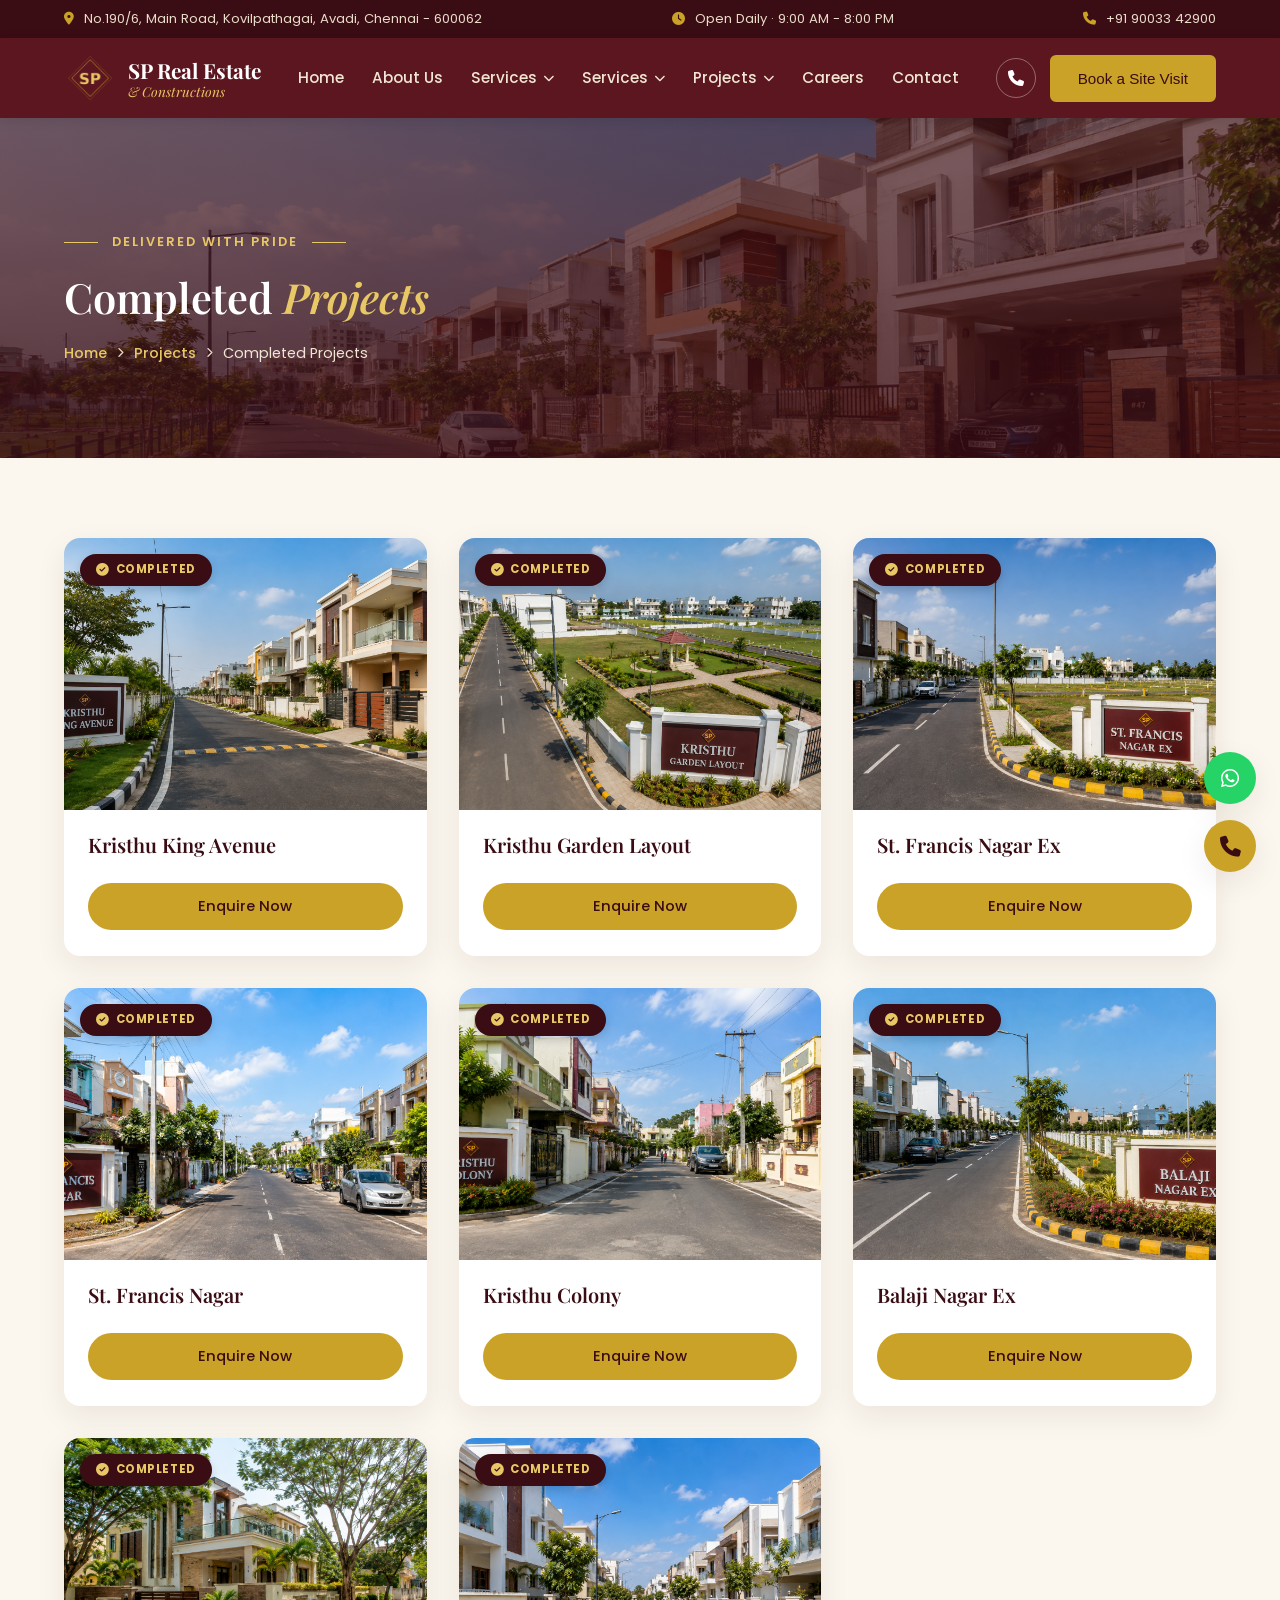
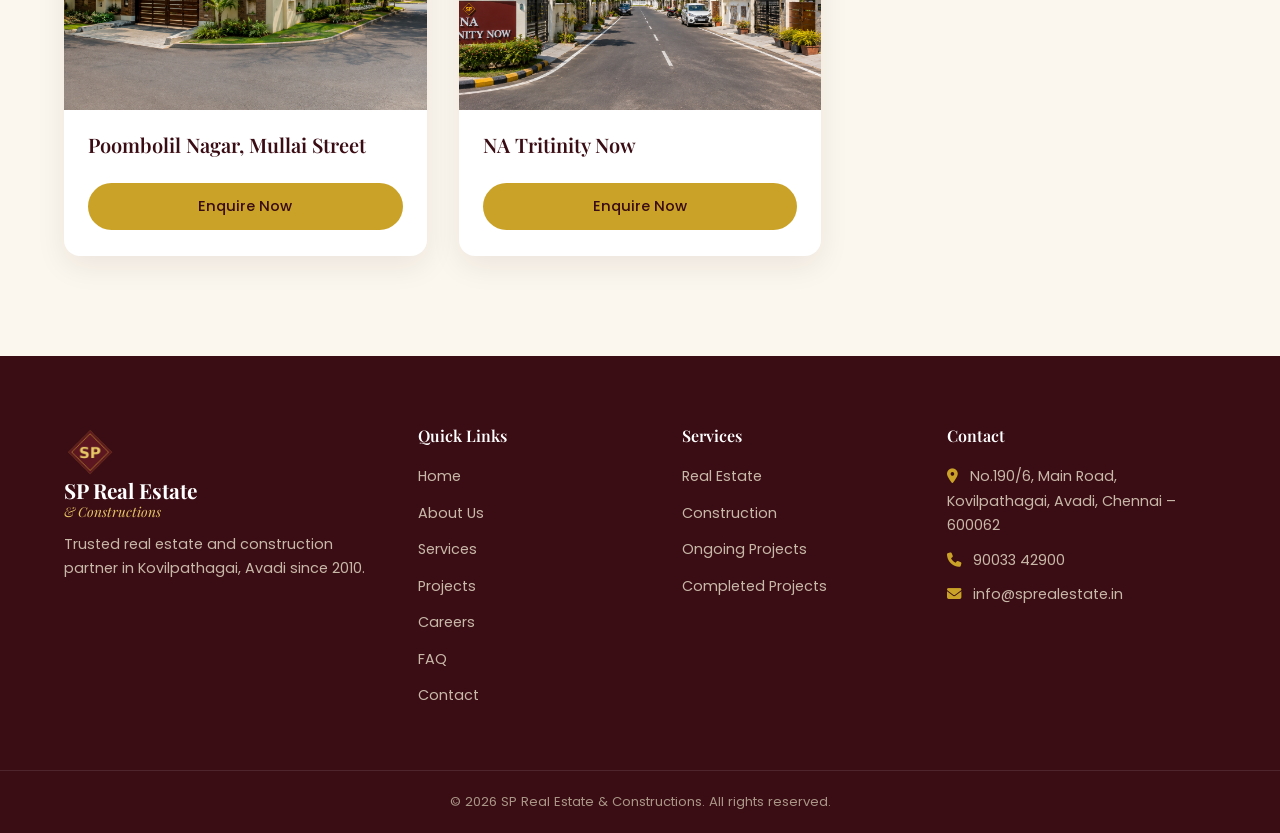
<file: completed-projects.html>
<!DOCTYPE html>
<html lang="en">
<head>
<meta charset="UTF-8">
<meta name="viewport" content="width=device-width, initial-scale=1.0">
<title>Completed Projects | SP Real Estate & Constructions | Avadi, Chennai</title>
<meta name="description" content="Completed residential construction projects by SP Real Estate & Constructions in Thiruverkadu, Avadi and Chennai.">
<link rel="icon" href="images/logo.png">
<link rel="preconnect" href="https://fonts.googleapis.com">
<link href="https://fonts.googleapis.com/css2?family=Playfair+Display:ital,wght@0,500;0,600;0,700;1,500&family=Poppins:wght@300;400;500;600;700&display=swap" rel="stylesheet">
<link rel="stylesheet" href="https://cdnjs.cloudflare.com/ajax/libs/font-awesome/6.5.1/css/all.min.css">
<link rel="stylesheet" href="css/style.css">
<link rel="stylesheet" href="css/about.css">
<link rel="stylesheet" href="css/completed.css">
</head>
<body>

<!-- TOP INFO BAR -->
<div class="topbar">
  <div class="topbar-inner">
    <div class="topbar-item"><i class="fa-solid fa-location-dot"></i> No.190/6, Main Road, Kovilpathagai, Avadi, Chennai - 600062</div>
    <div class="topbar-item"><i class="fa-solid fa-clock"></i> Open Daily &middot; 9:00 AM - 8:00 PM</div>
    <div class="topbar-item"><i class="fa-solid fa-phone"></i> <a href="tel:+919003342900">+91 90033 42900</a></div>
  </div>
</div>

<!-- HEADER -->
<header class="header" id="header">
  <div class="header-inner">
    <a href="index.html" class="brand">
      <img src="images/logo.png" alt="SP Real Estate logo">
      <div class="brand-text">
        <span class="brand-name">SP Real Estate</span>
        <span class="brand-tagline">&amp; Constructions</span>
      </div>
    </a>

    <nav class="nav" id="nav">
      <ul>
        <li><a href="index.html">Home</a></li>
        <li><a href="about.html">About Us</a></li>
        <li class="has-dropdown">
          <a href="services.html">Services <i class="fa-solid fa-chevron-down"></i></a>
         <li class="has-dropdown">
  <a href="javascript:void(0)" class="dropdown-toggle">Services <i class="fa-solid fa-chevron-down"></i></a>
  <ul class="dropdown">
    <li><a href="services-realestate.html">Real Estate</a></li>
    <li><a href="services-construction.html">Construction</a></li>
  </ul>
</li>
<li class="has-dropdown">
  <a href="javascript:void(0)" class="dropdown-toggle">Projects <i class="fa-solid fa-chevron-down"></i></a>
  <ul class="dropdown">
    <li><a href="ongoing-projects.html">Ongoing Projects</a></li>
    <li><a href="completed-projects.html">Completed Projects</a></li>
  </ul>
</li>
        <li><a href="careers.html">Careers</a></li>
        <li><a href="contact.html">Contact</a></li>
      </ul>
    </nav>

    <div class="header-actions">
      <a href="tel:+919003342900" class="icon-btn" aria-label="Call us"><i class="fa-solid fa-phone"></i></a>
      <button class="btn btn-gold" id="openBookingBtn">Book a Site Visit</button>
      <button class="menu-toggle" id="menuToggle" aria-label="Toggle menu"><i class="fa-solid fa-bars"></i></button>
    </div>
  </div>
</header>

<main id="completed-main">

  <!-- PAGE BANNER -->
  <section class="page-banner" style="background-image: linear-gradient(rgba(58,12,20,.65), rgba(58,12,20,.8)), url('images/completed-banner.jpg');">
    <div class="page-banner-inner">
      <p class="eyebrow"><span></span>DELIVERED WITH PRIDE<span></span></p>
      <h1>Completed <em>Projects</em></h1>
      <div class="breadcrumb">
        <a href="index.html">Home</a> <i class="fa-solid fa-chevron-right"></i>
        <a href="projects.html">Projects</a> <i class="fa-solid fa-chevron-right"></i>
        <span>Completed Projects</span>
      </div>
    </div>
  </section>

  <!-- PROJECTS -->
  <section class="completed-projects">
    <div class="section-inner">
      <div class="completed-grid">

        <article class="completed-card reveal">
          <div class="completed-card-media">
            <span class="completed-badge"><i class="fa-solid fa-circle-check"></i> Completed</span>
            <img src="images/kristhu-king-avenue-1.jpg" alt="Kristhu King Avenue">
          </div>
          <div class="completed-card-body">
            <h3>Kristhu King Avenue</h3>
            <button type="button" class="btn btn-gold btn-block enquire-btn" data-project="Kristhu King Avenue">Enquire Now</button>
          </div>
        </article>

        <article class="completed-card reveal">
          <div class="completed-card-media">
            <span class="completed-badge"><i class="fa-solid fa-circle-check"></i> Completed</span>
            <img src="images/kristhu-garden-layout-1.jpg" alt="Kristhu Garden Layout">
          </div>
          <div class="completed-card-body">
            <h3>Kristhu Garden Layout</h3>
            <button type="button" class="btn btn-gold btn-block enquire-btn" data-project="Kristhu Garden Layout">Enquire Now</button>
          </div>
        </article>

        <article class="completed-card reveal">
          <div class="completed-card-media">
            <span class="completed-badge"><i class="fa-solid fa-circle-check"></i> Completed</span>
            <img src="images/st-francis-nagar-ex-1.jpg" alt="St. Francis Nagar Ex">
          </div>
          <div class="completed-card-body">
            <h3>St. Francis Nagar Ex</h3>
            <button type="button" class="btn btn-gold btn-block enquire-btn" data-project="St. Francis Nagar Ex">Enquire Now</button>
          </div>
        </article>

        <article class="completed-card reveal">
          <div class="completed-card-media">
            <span class="completed-badge"><i class="fa-solid fa-circle-check"></i> Completed</span>
            <img src="images/st-francis-nagar-1.jpg" alt="St. Francis Nagar">
          </div>
          <div class="completed-card-body">
            <h3>St. Francis Nagar</h3>
            <button type="button" class="btn btn-gold btn-block enquire-btn" data-project="St. Francis Nagar">Enquire Now</button>
          </div>
        </article>

        <article class="completed-card reveal">
          <div class="completed-card-media">
            <span class="completed-badge"><i class="fa-solid fa-circle-check"></i> Completed</span>
            <img src="images/kristhu-colony-1.jpg" alt="Kristhu Colony">
          </div>
          <div class="completed-card-body">
            <h3>Kristhu Colony</h3>
            <button type="button" class="btn btn-gold btn-block enquire-btn" data-project="Kristhu Colony">Enquire Now</button>
          </div>
        </article>

        <article class="completed-card reveal">
          <div class="completed-card-media">
            <span class="completed-badge"><i class="fa-solid fa-circle-check"></i> Completed</span>
            <img src="images/balaji-nagar-ex-1.jpg" alt="Balaji Nagar Ex">
          </div>
          <div class="completed-card-body">
            <h3>Balaji Nagar Ex</h3>
            <button type="button" class="btn btn-gold btn-block enquire-btn" data-project="Balaji Nagar Ex">Enquire Now</button>
          </div>
        </article>

        <!-- 02 — Poombolil Nagar Mullai Street -->
<article class="completed-card reveal">
  <div class="completed-card-media">
    <span class="completed-badge">
      <i class="fa-solid fa-circle-check"></i> Completed
    </span>
    <img src="images/project-2.jpg" alt="Poombolil Nagar Mullai Street">
  </div>

  <div class="completed-card-body">
    <h3>Poombolil Nagar, Mullai Street</h3>
    <button
      type="button"
      class="btn btn-gold btn-block enquire-btn"
      data-project="Poombolil Nagar Mullai Street">
      Enquire Now
    </button>
  </div>
</article>

        <article class="completed-card reveal">
          <div class="completed-card-media">
            <span class="completed-badge"><i class="fa-solid fa-circle-check"></i> Completed</span>
            <img src="images/na-tritinity-now-1.jpg" alt="NA Tritinity Now">
          </div>
          <div class="completed-card-body">
            <h3>NA Tritinity Now</h3>
            <button type="button" class="btn btn-gold btn-block enquire-btn" data-project="NA Tritinity Now">Enquire Now</button>
          </div>
        </article>

      </div>
    </div>
  </section>

</main>

<!-- FOOTER -->
<footer class="footer">
  <div class="section-inner footer-grid">
    <div class="footer-col">
      <a href="index.html" class="brand brand-footer">
        <img src="images/logo.png" alt="SP Real Estate logo">
        <div class="brand-text">
          <span class="brand-name">SP Real Estate</span>
          <span class="brand-tagline">&amp; Constructions</span>
        </div>
      </a>
      <p>Trusted real estate and construction partner in Kovilpathagai, Avadi since 2010.</p>
    </div>
    <div class="footer-col">
      <h4>Quick Links</h4>
      <a href="index.html">Home</a>
      <a href="about.html">About Us</a>
      <a href="services.html">Services</a>
      <a href="projects.html">Projects</a>
      <a href="careers.html">Careers</a>
      <a href="faq.html">FAQ</a>
      <a href="contact.html">Contact</a>
    </div>
    <div class="footer-col">
      <h4>Services</h4>
      <a href="services-realestate.html">Real Estate</a>
      <a href="services-construction.html">Construction</a>
      <a href="ongoing-projects.html">Ongoing Projects</a>
      <a href="completed-projects.html">Completed Projects</a>
    </div>
    <div class="footer-col">
      <h4>Contact</h4>
      <p><i class="fa-solid fa-location-dot"></i> No.190/6, Main Road, Kovilpathagai, Avadi, Chennai &ndash; 600062</p>
      <p><i class="fa-solid fa-phone"></i> 90033 42900</p>
      <p><i class="fa-solid fa-envelope"></i> info@sprealestate.in</p>
    </div>
  </div>
  <div class="footer-bottom">
    <p>&copy; <span id="year"></span> SP Real Estate &amp; Constructions. All rights reserved.</p>
  </div>
</footer>

<!-- FLOATING BUTTONS -->
<a href="https://wa.me/919003342900" class="float-btn float-whatsapp" aria-label="Chat on WhatsApp"><i class="fa-brands fa-whatsapp"></i></a>
<a href="tel:+919003342900" class="float-btn float-call" aria-label="Call us"><i class="fa-solid fa-phone"></i></a>
<button class="float-btn float-top" id="backToTop" aria-label="Back to top"><i class="fa-solid fa-arrow-up"></i></button>

<!-- BOOKING MODAL -->
<div class="modal-overlay" id="bookingModal">
  <div class="modal">
    <button class="modal-close" id="closeModal" aria-label="Close"><i class="fa-solid fa-xmark"></i></button>
    <h3>Book a Free Site Visit</h3>
    <p>Fill in your details and our team will call you to schedule a visit.</p>
    <form id="bookingForm">
      <input type="text" name="name" placeholder="Your name" required>
      <input type="tel" name="phone" placeholder="Phone number" 
       pattern="[6-9][0-9]{9}" maxlength="10" minlength="10" 
       title="Enter a valid 10-digit Indian mobile number" required>
      <select name="project">
        <option value="">Select a project</option>
        <option>Kristhu King Avenue</option>
        <option>Kristhu Garden Layout</option>
        <option>St. Francis Nagar Ex</option>
        <option>St. Francis Nagar</option>
        <option>Kristhu Colony</option>
        <option>Balaji Nagar Ex</option>
        <option>NA Tritinity Now</option>
        <option>Not sure yet</option>
      </select>
      <button type="submit" class="btn btn-gold btn-block">Confirm Booking</button>
      <p class="form-note" id="bookingNote"></p>
    </form>
  </div>
</div>

<script src="js/script.js"></script>
<script src="js/about.js"></script>
<script src="js/completed.js"></script>
</body>
</html>
</file>
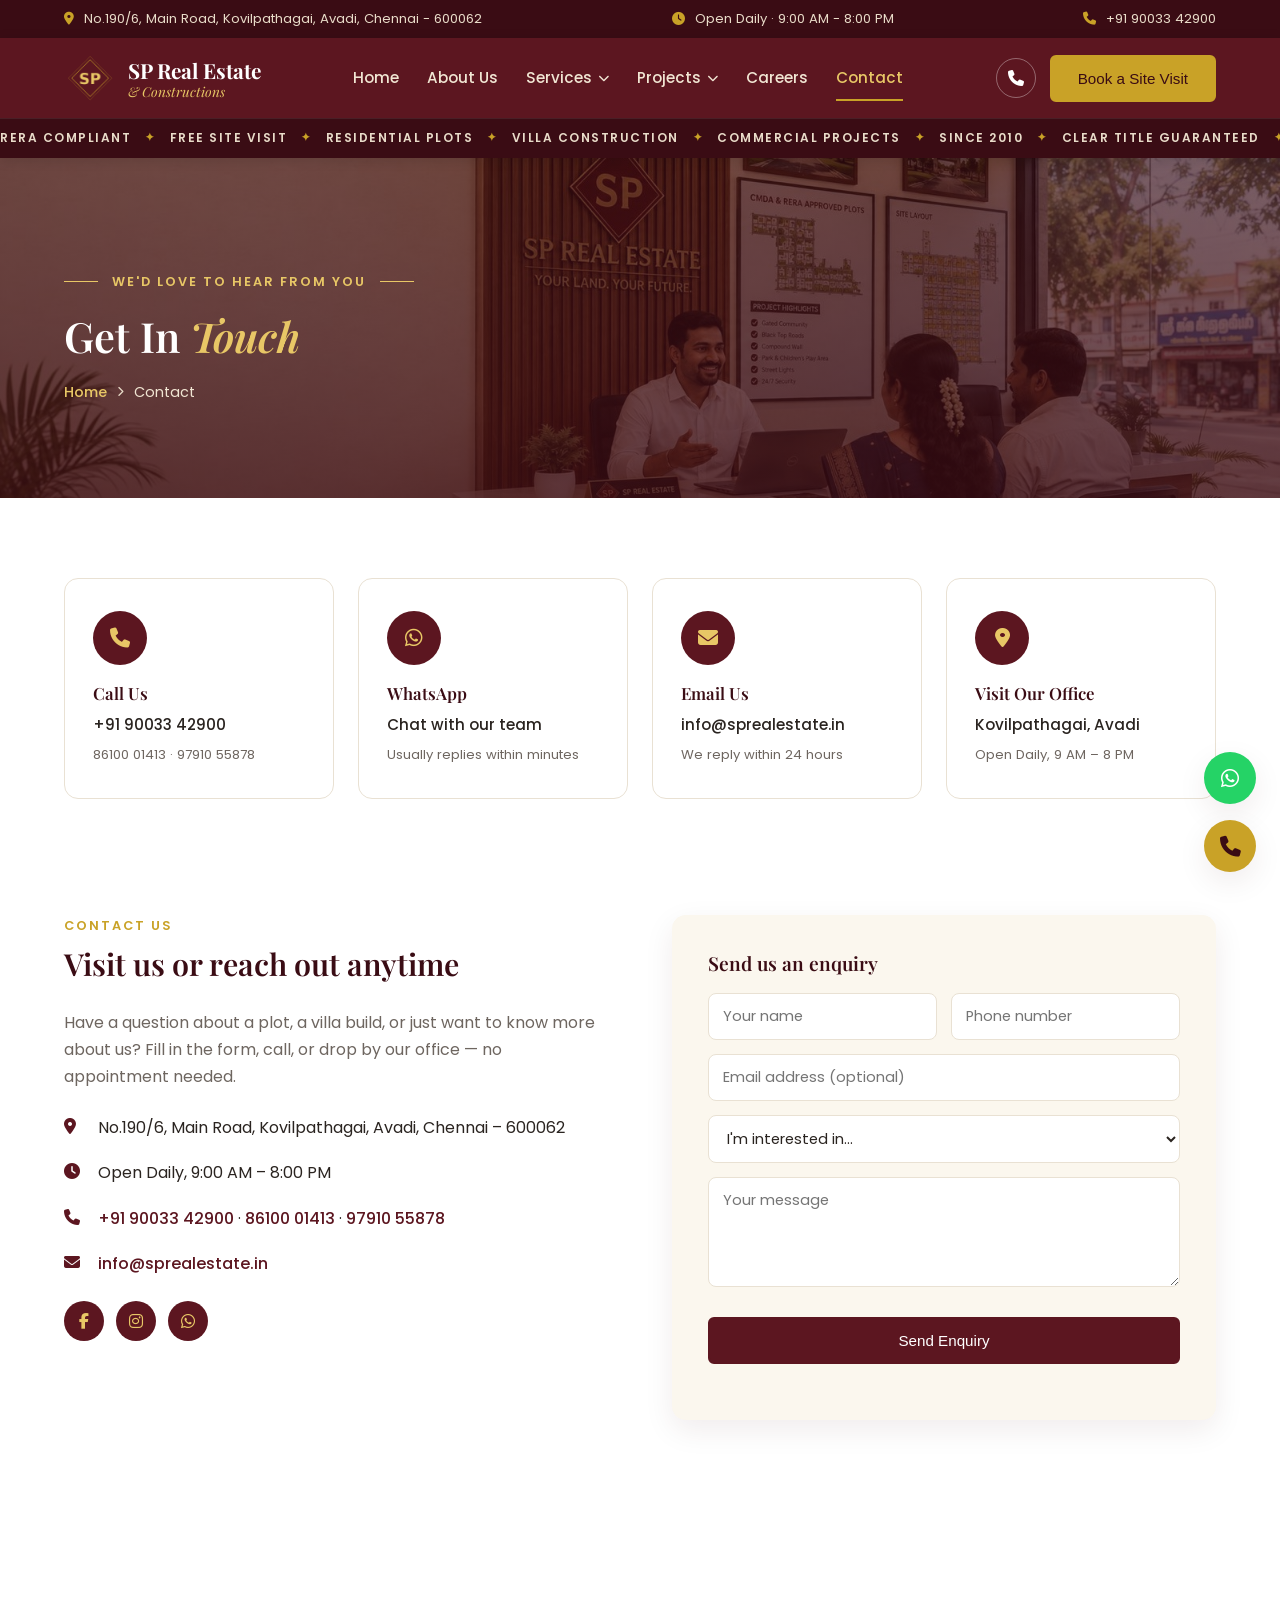
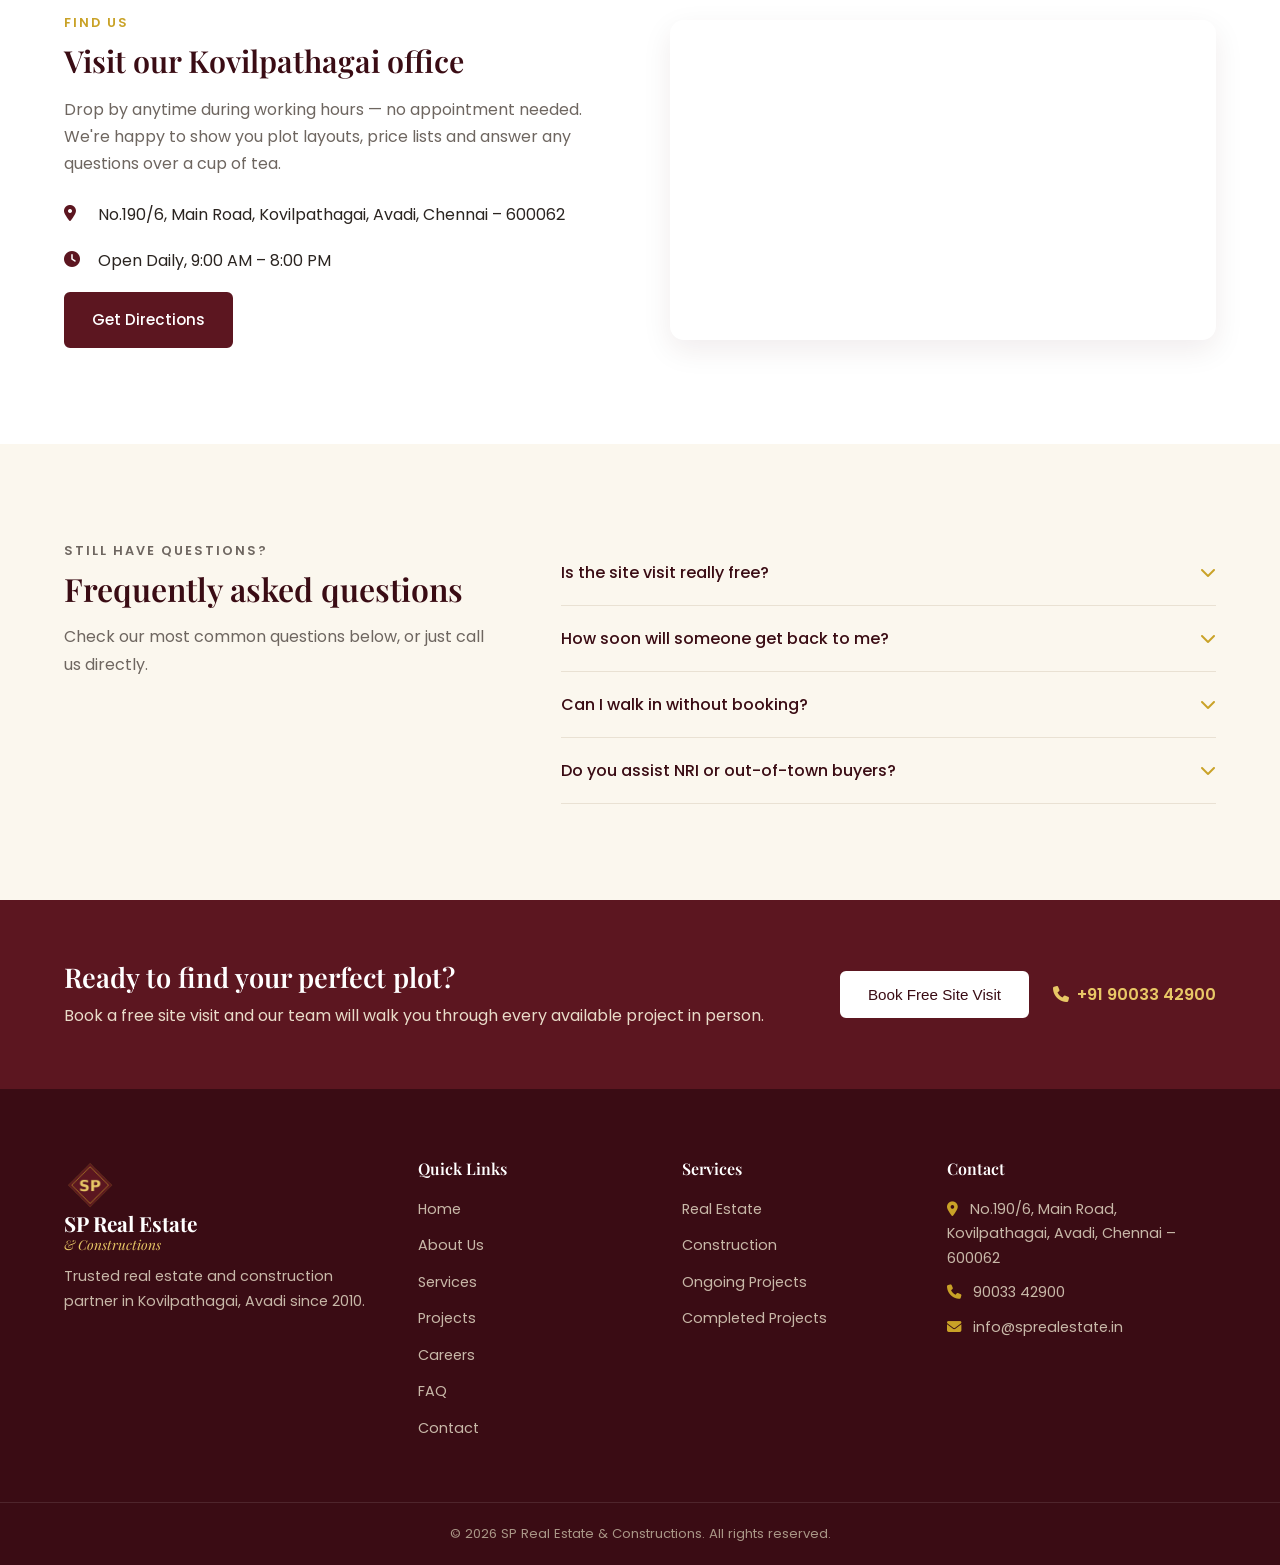
<file: contact.html>
<!DOCTYPE html>
<html lang="en">
<head>
<meta charset="UTF-8">
<meta name="viewport" content="width=device-width, initial-scale=1.0">
<title>Contact Us | SP Real Estate & Constructions | Kovilpathagai, Avadi, Chennai</title>
<meta name="description" content="Get in touch with SP Real Estate & Constructions - visit our Kovilpathagai, Avadi office, call, WhatsApp us, or send an enquiry about plots, villas and construction.">
<link rel="icon" href="images/logo.png">
<link rel="preconnect" href="https://fonts.googleapis.com">
<link href="https://fonts.googleapis.com/css2?family=Playfair+Display:ital,wght@0,500;0,600;0,700;1,500&family=Poppins:wght@300;400;500;600;700&display=swap" rel="stylesheet">
<link rel="stylesheet" href="https://cdnjs.cloudflare.com/ajax/libs/font-awesome/6.5.1/css/all.min.css">
<link rel="stylesheet" href="css/style.css">
<link rel="stylesheet" href="css/contact.css">
</head>
<body>

<!-- TOP INFO BAR -->
<div class="topbar">
  <div class="topbar-inner">
    <div class="topbar-item"><i class="fa-solid fa-location-dot"></i> No.190/6, Main Road, Kovilpathagai, Avadi, Chennai - 600062</div>
    <div class="topbar-item"><i class="fa-solid fa-clock"></i> Open Daily &middot; 9:00 AM - 8:00 PM</div>
    <div class="topbar-item"><i class="fa-solid fa-phone"></i> <a href="tel:+919003342900">+91 90033 42900</a></div>
  </div>
</div>

<!-- HEADER -->
<header class="header" id="header">
  <div class="header-inner">
    <a href="index.html" class="brand">
      <img src="images/logo.png" alt="SP Real Estate logo">
      <div class="brand-text">
        <span class="brand-name">SP Real Estate</span>
        <span class="brand-tagline">&amp; Constructions</span>
      </div>
    </a>

    <nav class="nav" id="nav">
      <ul>
        <li><a href="index.html">Home</a></li>
        <li><a href="about.html">About Us</a></li>
       <li class="has-dropdown">
  <a href="javascript:void(0)" class="dropdown-toggle">Services <i class="fa-solid fa-chevron-down"></i></a>
  <ul class="dropdown">
    <li><a href="services-realestate.html">Real Estate</a></li>
    <li><a href="services-construction.html">Construction</a></li>
  </ul>
</li>
<li class="has-dropdown">
  <a href="javascript:void(0)" class="dropdown-toggle">Projects <i class="fa-solid fa-chevron-down"></i></a>
  <ul class="dropdown">
    <li><a href="ongoing-projects.html">Ongoing Projects</a></li>
    <li><a href="completed-projects.html">Completed Projects</a></li>
  </ul>
</li>
        
        <li><a href="careers.html">Careers</a></li>
        <li><a href="contact.html" class="active">Contact</a></li>
      </ul>
    </nav>

    <div class="header-actions">
      <a href="tel:+919003342900" class="icon-btn" aria-label="Call us"><i class="fa-solid fa-phone"></i></a>
      <button class="btn btn-gold" id="openBookingBtn">Book a Site Visit</button>
      <button class="menu-toggle" id="menuToggle" aria-label="Toggle menu"><i class="fa-solid fa-bars"></i></button>
    </div>
  </div>

  <!-- MARQUEE STRIP -->
  <div class="marquee">
    <div class="marquee-track">
      <span>RERA COMPLIANT</span><span>&#10022;</span>
      <span>FREE SITE VISIT</span><span>&#10022;</span>
      <span>RESIDENTIAL PLOTS</span><span>&#10022;</span>
      <span>VILLA CONSTRUCTION</span><span>&#10022;</span>
      <span>COMMERCIAL PROJECTS</span><span>&#10022;</span>
      <span>SINCE 2010</span><span>&#10022;</span>
      <span>CLEAR TITLE GUARANTEED</span><span>&#10022;</span>
      <span>RERA COMPLIANT</span><span>&#10022;</span>
      <span>FREE SITE VISIT</span><span>&#10022;</span>
      <span>RESIDENTIAL PLOTS</span><span>&#10022;</span>
      <span>VILLA CONSTRUCTION</span><span>&#10022;</span>
      <span>COMMERCIAL PROJECTS</span><span>&#10022;</span>
      <span>SINCE 2010</span><span>&#10022;</span>
      <span>CLEAR TITLE GUARANTEED</span><span>&#10022;</span>
    </div>
  </div>
</header>

<main id="contact-main">

  <!-- PAGE BANNER -->
  <section class="page-banner" style="background-image: linear-gradient(rgba(58,12,20,.65), rgba(58,12,20,.8)), url('images/contact-banner.jpg');">
    <div class="page-banner-inner">
      <p class="eyebrow"><span></span>WE'D LOVE TO HEAR FROM YOU<span></span></p>
      <h1>Get In <em>Touch</em></h1>
      <div class="breadcrumb">
        <a href="index.html">Home</a> <i class="fa-solid fa-chevron-right"></i> <span>Contact</span>
      </div>
    </div>
  </section>

  <!-- QUICK CONTACT CARDS -->
  <section class="quick-contact">
    <div class="section-inner quick-contact-grid">
      <a href="tel:+919003342900" class="quick-card reveal">
        <div class="quick-icon"><i class="fa-solid fa-phone"></i></div>
        <h4>Call Us</h4>
        <p>+91 90033 42900</p>
        <span class="quick-sub">86100 01413 &middot; 97910 55878</span>
      </a>
      <a href="https://wa.me/919003342900" class="quick-card reveal" target="_blank" rel="noopener">
        <div class="quick-icon"><i class="fa-brands fa-whatsapp"></i></div>
        <h4>WhatsApp</h4>
        <p>Chat with our team</p>
        <span class="quick-sub">Usually replies within minutes</span>
      </a>
      <a href="mailto:info@sprealestate.in" class="quick-card reveal">
        <div class="quick-icon"><i class="fa-solid fa-envelope"></i></div>
        <h4>Email Us</h4>
        <p>info@sprealestate.in</p>
        <span class="quick-sub">We reply within 24 hours</span>
      </a>
      <a href="https://maps.google.com/?q=Kovilpathagai+Avadi+Chennai" class="quick-card reveal" target="_blank" rel="noopener">
        <div class="quick-icon"><i class="fa-solid fa-location-dot"></i></div>
        <h4>Visit Our Office</h4>
        <p>Kovilpathagai, Avadi</p>
        <span class="quick-sub">Open Daily, 9 AM &ndash; 8 PM</span>
      </a>
    </div>
  </section>

  <!-- CONTACT FORM + INFO -->
  <section class="contact" id="contact">
    <div class="section-inner contact-grid">
      <div class="contact-info">
        <p class="eyebrow-left">CONTACT US</p>
        <h2>Visit us or reach out anytime</h2>
        <p class="contact-lead">Have a question about a plot, a villa build, or just want to know more
          about us? Fill in the form, call, or drop by our office &mdash; no appointment needed.</p>
        <div class="info-row"><i class="fa-solid fa-location-dot"></i><p>No.190/6, Main Road, Kovilpathagai, Avadi, Chennai &ndash; 600062</p></div>
        <div class="info-row"><i class="fa-solid fa-clock"></i><p>Open Daily, 9:00 AM &ndash; 8:00 PM</p></div>
        <div class="info-row"><i class="fa-solid fa-phone"></i><p><a href="tel:+919003342900">+91 90033 42900</a> &middot; <a href="tel:+918610001413">86100 01413</a> &middot; <a href="tel:+919791055878">97910 55878</a></p></div>
        <div class="info-row"><i class="fa-solid fa-envelope"></i><p><a href="mailto:info@sprealestate.in">info@sprealestate.in</a></p></div>
        <div class="social-row">
          <a href="#" aria-label="Facebook"><i class="fa-brands fa-facebook-f"></i></a>
          <a href="#" aria-label="Instagram"><i class="fa-brands fa-instagram"></i></a>
          <a href="https://wa.me/919003342900" aria-label="WhatsApp"><i class="fa-brands fa-whatsapp"></i></a>
        </div>
      </div>
      <form class="contact-form" id="contactForm">
        <h3>Send us an enquiry</h3>
        <div class="form-row">
          <input type="text" name="name" placeholder="Your name" required>
          <input type="tel" name="phone" placeholder="Phone number" required>
        </div>
        <input type="email" name="email" placeholder="Email address (optional)">
        <select name="interest">
          <option value="">I'm interested in&hellip;</option>
          <option>Buying a plot</option>
          <option>Villa construction</option>
          <option>Commercial plot</option>
          <option>Site visit</option>
          <option>Careers</option>
          <option>Other</option>
        </select>
        <textarea name="message" rows="4" placeholder="Your message"></textarea>
        <button type="submit" class="btn btn-maroon btn-block">Send Enquiry</button>
        <p class="form-note" id="formNote"></p>
      </form>
    </div>
  </section>

  <!-- LOCATION / MAP -->
  <section class="location">
    <div class="section-inner location-grid">
      <div class="location-info">
        <p class="eyebrow-left">FIND US</p>
        <h2>Visit our Kovilpathagai office</h2>
        <p>Drop by anytime during working hours &mdash; no appointment needed. We're happy to show you
          plot layouts, price lists and answer any questions over a cup of tea.</p>
        <div class="info-row"><i class="fa-solid fa-location-dot"></i><p>No.190/6, Main Road, Kovilpathagai, Avadi, Chennai &ndash; 600062</p></div>
        <div class="info-row"><i class="fa-solid fa-clock"></i><p>Open Daily, 9:00 AM &ndash; 8:00 PM</p></div>
        <a href="https://maps.google.com/?q=Kovilpathagai+Avadi+Chennai" class="btn btn-maroon">Get Directions</a>
      </div>
      <div class="location-map">
        <iframe title="SP Real Estate location map" src="https://maps.google.com/maps?q=Kovilpathagai,Avadi,Chennai&z=14&output=embed" loading="lazy" referrerpolicy="no-referrer-when-downgrade"></iframe>
      </div>
    </div>
  </section>

  <!-- FAQ TEASER -->
  <section class="faq" id="faq">
    <div class="section-inner faq-inner">
      <div class="faq-heading">
        <p class="eyebrow-left">STILL HAVE QUESTIONS?</p>
        <h2>Frequently asked questions</h2>
        <p>Check our most common questions below, or just call us directly.</p>
      </div>
      <div class="faq-list">
        <div class="faq-item">
          <button class="faq-question">Is the site visit really free? <i class="fa-solid fa-chevron-down"></i></button>
          <div class="faq-answer"><p>Yes, completely free and with no obligation to buy. Just fill the form above and our team will call you to schedule a slot.</p></div>
        </div>
        <div class="faq-item">
          <button class="faq-question">How soon will someone get back to me? <i class="fa-solid fa-chevron-down"></i></button>
          <div class="faq-answer"><p>We typically respond to calls and WhatsApp messages the same day, and enquiry form submissions within 24 hours.</p></div>
        </div>
        <div class="faq-item">
          <button class="faq-question">Can I walk in without booking? <i class="fa-solid fa-chevron-down"></i></button>
          <div class="faq-answer"><p>Absolutely. Our Kovilpathagai office is open daily from 9:00 AM to 8:00 PM, and walk-ins are always welcome.</p></div>
        </div>
        <div class="faq-item">
          <button class="faq-question">Do you assist NRI or out-of-town buyers? <i class="fa-solid fa-chevron-down"></i></button>
          <div class="faq-answer"><p>Yes, we regularly assist NRI and out-of-town clients over call and WhatsApp, with photo and video updates throughout.</p></div>
        </div>
      </div>
    </div>
  </section>

  <!-- CTA BAND -->
  <section class="cta-band">
    <div class="section-inner cta-inner">
      <div>
        <h2>Ready to find your perfect plot?</h2>
        <p>Book a free site visit and our team will walk you through every available project in person.</p>
      </div>
      <div class="cta-actions">
        <button class="btn btn-white" id="openBookingBtn3">Book Free Site Visit</button>
        <a href="tel:+919003342900" class="cta-phone"><i class="fa-solid fa-phone"></i> +91 90033 42900</a>
      </div>
    </div>
  </section>

</main>

<!-- FOOTER -->
<footer class="footer">
  <div class="section-inner footer-grid">
    <div class="footer-col">
      <a href="index.html" class="brand brand-footer">
        <img src="images/logo.png" alt="SP Real Estate logo">
        <div class="brand-text">
          <span class="brand-name">SP Real Estate</span>
          <span class="brand-tagline">&amp; Constructions</span>
        </div>
      </a>
      <p>Trusted real estate and construction partner in Kovilpathagai, Avadi since 2010.</p>
    </div>
    <div class="footer-col">
      <h4>Quick Links</h4>
      <a href="index.html">Home</a>
      <a href="about.html">About Us</a>
      <a href="services.html">Services</a>
      <a href="projects.html">Projects</a>
      <a href="careers.html">Careers</a>
      <a href="faq.html">FAQ</a>
      <a href="contact.html">Contact</a>
    </div>
    <div class="footer-col">
      <h4>Services</h4>
      <a href="services-realestate.html">Real Estate</a>
      <a href="services-construction.html">Construction</a>
      <a href="ongoing-projects.html">Ongoing Projects</a>
      <a href="completed-projects.html">Completed Projects</a>
    </div>
    <div class="footer-col">
      <h4>Contact</h4>
      <p><i class="fa-solid fa-location-dot"></i> No.190/6, Main Road, Kovilpathagai, Avadi, Chennai &ndash; 600062</p>
      <p><i class="fa-solid fa-phone"></i> 90033 42900</p>
      <p><i class="fa-solid fa-envelope"></i> info@sprealestate.in</p>
    </div>
  </div>
  <div class="footer-bottom">
    <p>&copy; <span id="year"></span> SP Real Estate &amp; Constructions. All rights reserved.</p>
  </div>
</footer>

<!-- FLOATING BUTTONS -->
<a href="https://wa.me/919003342900" class="float-btn float-whatsapp" aria-label="Chat on WhatsApp"><i class="fa-brands fa-whatsapp"></i></a>
<a href="tel:+919003342900" class="float-btn float-call" aria-label="Call us"><i class="fa-solid fa-phone"></i></a>
<button class="float-btn float-top" id="backToTop" aria-label="Back to top"><i class="fa-solid fa-arrow-up"></i></button>

<!-- BOOKING MODAL -->
<div class="modal-overlay" id="bookingModal">
  <div class="modal">
    <button class="modal-close" id="closeModal" aria-label="Close"><i class="fa-solid fa-xmark"></i></button>
    <h3>Book a Free Site Visit</h3>
    <p>Fill in your details and our team will call you to schedule a visit.</p>
    <form id="bookingForm">
      <input type="text" name="name" placeholder="Your name" required>
     <input type="tel" name="phone" placeholder="Phone number" 
       pattern="[6-9][0-9]{9}" maxlength="10" minlength="10" 
       title="Enter a valid 10-digit Indian mobile number" required>
      <select name="project">
        <option value="">Select a project</option>
        <option>Daniel Avenue Thiruverkadu</option>
        <option>Poombolil Nagar Mullai Street</option>
        <option>Krishna Avenue Home</option>
        <option>Not sure yet</option>
      </select>
      <button type="submit" class="btn btn-gold btn-block">Confirm Booking</button>
      <p class="form-note" id="bookingNote"></p>
    </form>
  </div>
</div>

<!-- <script src="js/script.js"></script> -->
<script src="js/contact.js"></script>
</body>
</html>
</file>
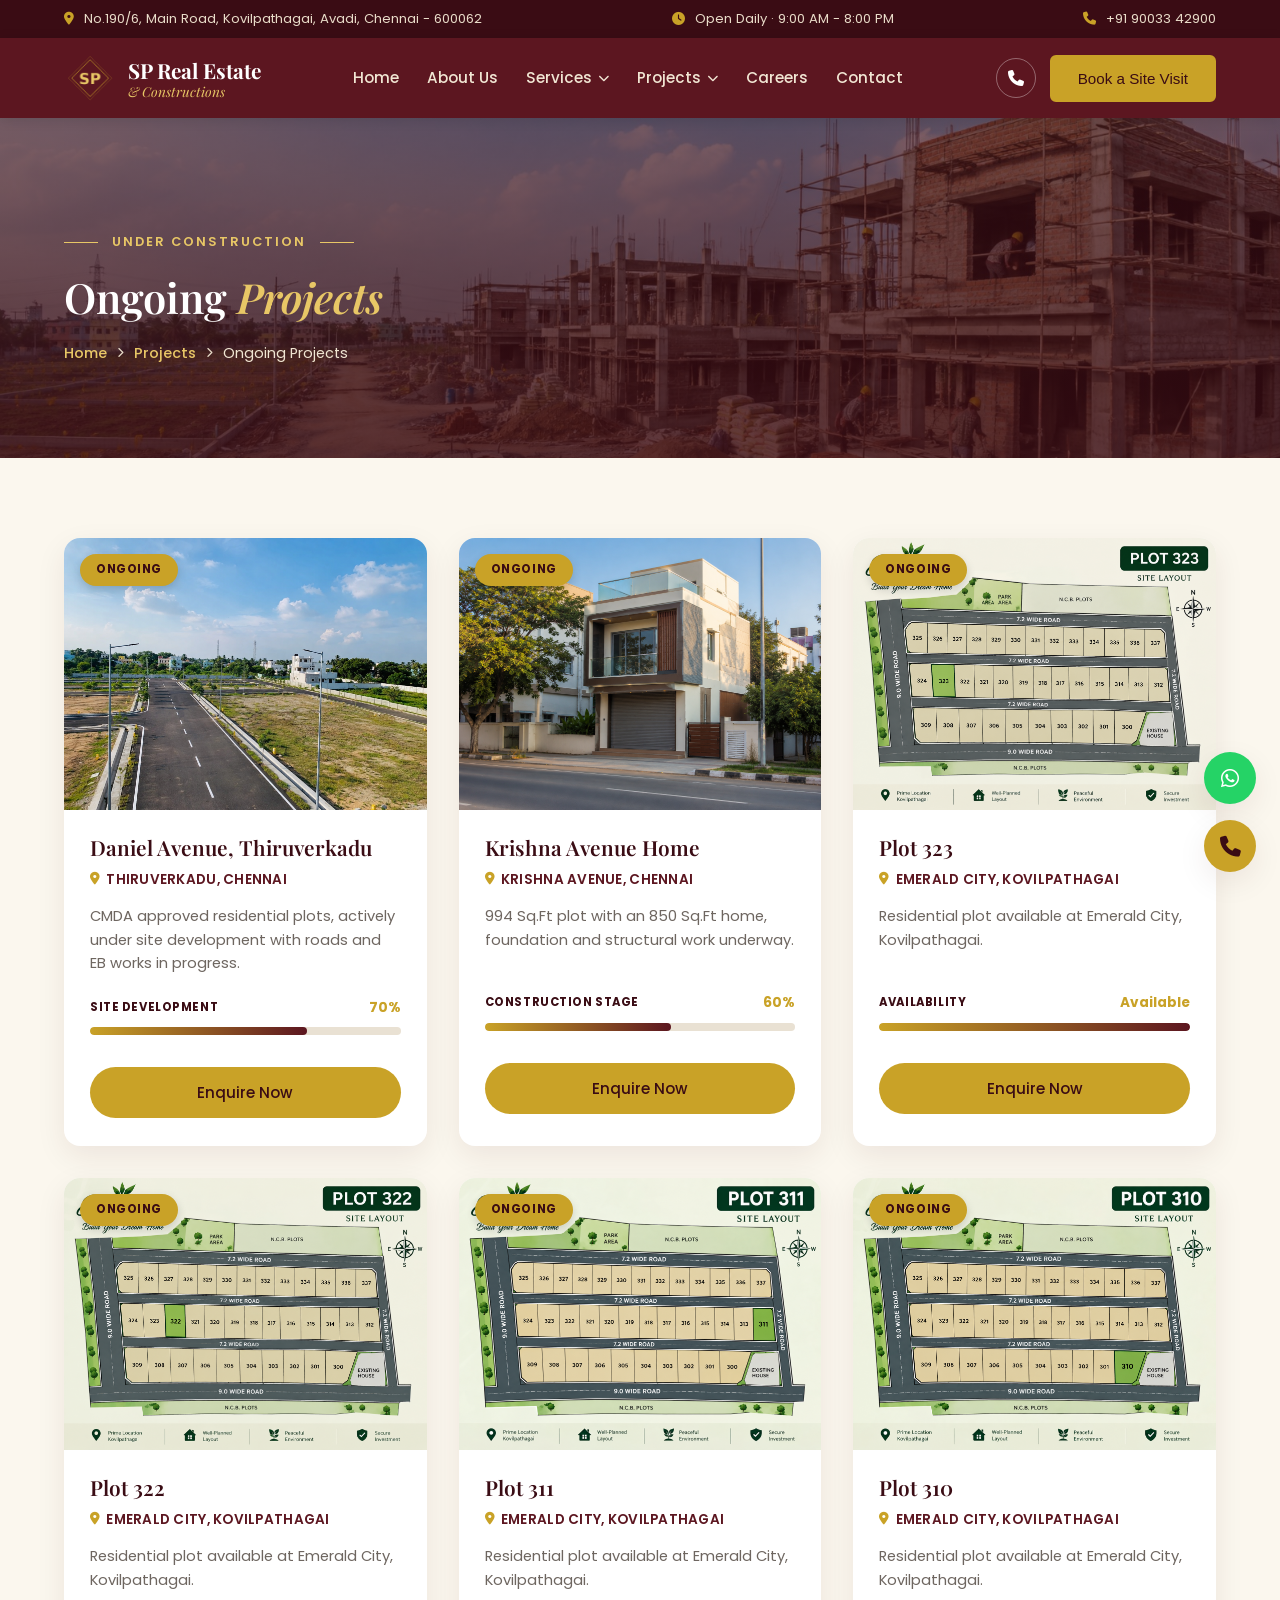
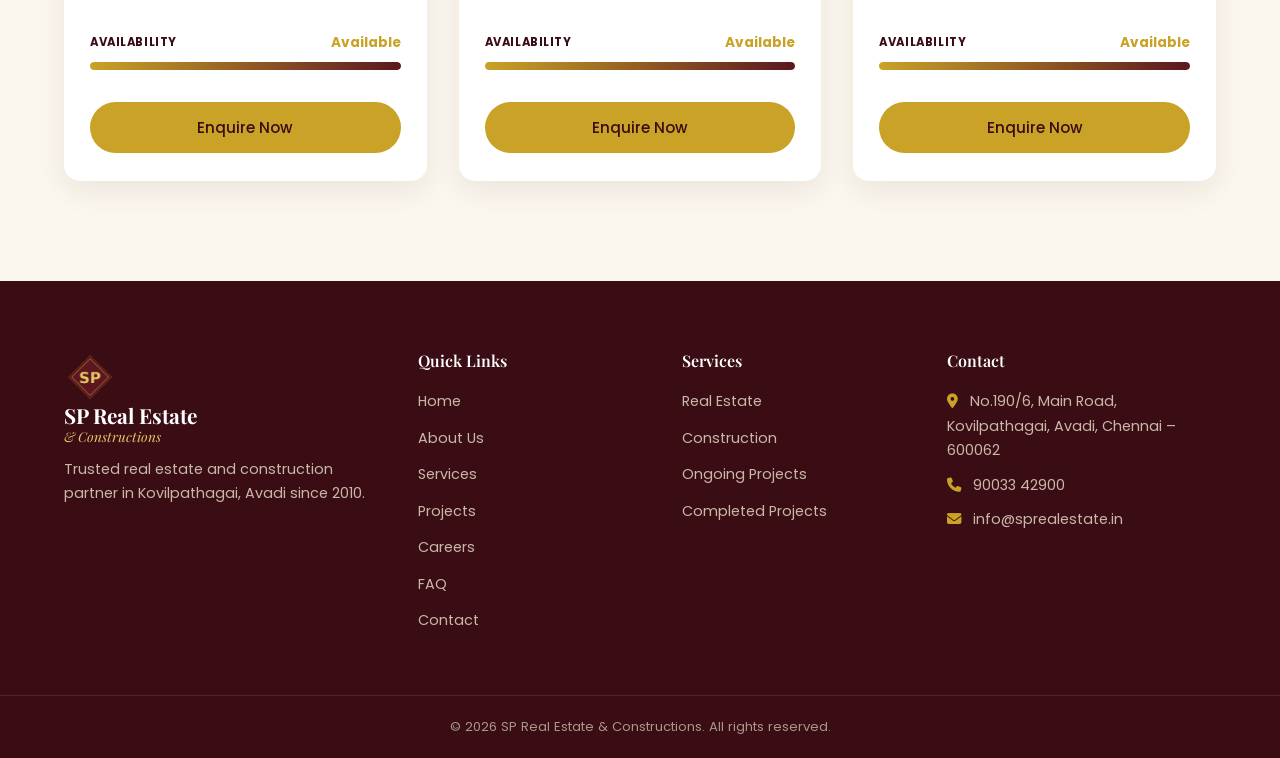
<file: ongoing-projects.html>
<!DOCTYPE html>
<html lang="en">
<head>
<meta charset="UTF-8">
<meta name="viewport" content="width=device-width, initial-scale=1.0">
<title>Ongoing Projects | SP Real Estate & Constructions | Avadi, Chennai</title>
<meta name="description" content="Ongoing residential construction projects by SP Real Estate & Constructions in Thiruverkadu, Avadi and Chennai.">
<link rel="icon" href="images/logo.png">
<link rel="preconnect" href="https://fonts.googleapis.com">
<link href="https://fonts.googleapis.com/css2?family=Playfair+Display:ital,wght@0,500;0,600;0,700;1,500&family=Poppins:wght@300;400;500;600;700&display=swap" rel="stylesheet">
<link rel="stylesheet" href="https://cdnjs.cloudflare.com/ajax/libs/font-awesome/6.5.1/css/all.min.css">
<link rel="stylesheet" href="css/style.css">
<link rel="stylesheet" href="css/about.css">
<link rel="stylesheet" href="css/ongoing.css">
</head>
<body>

<!-- TOP INFO BAR -->
<div class="topbar">
  <div class="topbar-inner">
    <div class="topbar-item"><i class="fa-solid fa-location-dot"></i> No.190/6, Main Road, Kovilpathagai, Avadi, Chennai - 600062</div>
    <div class="topbar-item"><i class="fa-solid fa-clock"></i> Open Daily &middot; 9:00 AM - 8:00 PM</div>
    <div class="topbar-item"><i class="fa-solid fa-phone"></i> <a href="tel:+919003342900">+91 90033 42900</a></div>
  </div>
</div>

<!-- HEADER -->
<header class="header" id="header">
  <div class="header-inner">
    <a href="index.html" class="brand">
      <img src="images/logo.png" alt="SP Real Estate logo">
      <div class="brand-text">
        <span class="brand-name">SP Real Estate</span>
        <span class="brand-tagline">&amp; Constructions</span>
      </div>
    </a>

    <nav class="nav" id="nav">
      <ul>
        <li><a href="index.html">Home</a></li>
        <li><a href="about.html">About Us</a></li>
       <li class="has-dropdown">
  <a href="javascript:void(0)" class="dropdown-toggle">Services <i class="fa-solid fa-chevron-down"></i></a>
  <ul class="dropdown">
    <li><a href="services-realestate.html">Real Estate</a></li>
    <li><a href="services-construction.html">Construction</a></li>
  </ul>
</li>
<li class="has-dropdown">
  <a href="javascript:void(0)" class="dropdown-toggle">Projects <i class="fa-solid fa-chevron-down"></i></a>
  <ul class="dropdown">
    <li><a href="ongoing-projects.html">Ongoing Projects</a></li>
    <li><a href="completed-projects.html">Completed Projects</a></li>
  </ul>
</li>
        <li><a href="careers.html">Careers</a></li>
        <li><a href="contact.html">Contact</a></li>
      </ul>
    </nav>

    <div class="header-actions">
      <a href="tel:+919003342900" class="icon-btn" aria-label="Call us"><i class="fa-solid fa-phone"></i></a>
      <button class="btn btn-gold" id="openBookingBtn">Book a Site Visit</button>
      <button class="menu-toggle" id="menuToggle" aria-label="Toggle menu"><i class="fa-solid fa-bars"></i></button>
    </div>
  </div>
</header>

<main id="ongoing-main">

  <!-- PAGE BANNER -->
  <section class="page-banner" style="background-image: linear-gradient(rgba(58,12,20,.65), rgba(58,12,20,.8)), url('images/ongoing-banner.jpg');">
    <div class="page-banner-inner">
      <p class="eyebrow"><span></span>UNDER CONSTRUCTION<span></span></p>
      <h1>Ongoing <em>Projects</em></h1>
      <div class="breadcrumb">
        <a href="index.html">Home</a> <i class="fa-solid fa-chevron-right"></i>
        <a href="projects.html">Projects</a> <i class="fa-solid fa-chevron-right"></i>
        <span>Ongoing Projects</span>
      </div>
    </div>
  </section>

<!-- PROJECTS -->
  <section class="ongoing-projects">
    <div class="section-inner">
      <div class="projects-grid">

        <!-- 01 — Daniel Avenue Thiruverkadu -->
        <article class="project-card reveal">
          <div class="project-card-media">
            <span class="card-badge">Ongoing</span>
            <img src="images/project-1.jpg" alt="Daniel Avenue Thiruverkadu">
          </div>
          <div class="project-card-body">
            <h3>Daniel Avenue, Thiruverkadu</h3>
            <p class="project-location"><i class="fa-solid fa-location-dot"></i> Thiruverkadu, Chennai</p>
            <p class="project-desc">CMDA approved residential plots, actively under site development with roads and EB works in progress.</p>
            <div class="progress-row">
              <span class="progress-label">Site Development</span>
              <span class="progress-percent">70%</span>
            </div>
            <div class="progress-track">
              <div class="progress-fill" data-progress="70"></div>
            </div>
            <button type="button" class="btn btn-gold btn-block enquire-btn" data-project="Daniel Avenue Thiruverkadu">Enquire Now</button>
          </div>
        </article>

     

        <!-- 03 — Krishna Avenue Home -->
        <article class="project-card reveal">
          <div class="project-card-media">
            <span class="card-badge">Ongoing</span>
            <img src="images/project-3.jpg" alt="Krishna Avenue Home">
          </div>
          <div class="project-card-body">
            <h3>Krishna Avenue Home</h3>
            <p class="project-location"><i class="fa-solid fa-location-dot"></i> Krishna Avenue, Chennai</p>
            <p class="project-desc">994 Sq.Ft plot with an 850 Sq.Ft home, foundation and structural work underway.</p>
            <div class="progress-row">
              <span class="progress-label">Construction Stage</span>
              <span class="progress-percent">60%</span>
            </div>
            <div class="progress-track">
              <div class="progress-fill" data-progress="60"></div>
            </div>
            <button type="button" class="btn btn-gold btn-block enquire-btn" data-project="Krishna Avenue Home">Enquire Now</button>
          </div>
        </article>

        <!-- Plot 323 -->
<article class="project-card reveal">
  <div class="project-card-media">
    <span class="card-badge">Ongoing</span>
    <img src="images/plot-323.jpg" alt="Plot 323">
  </div>
  <div class="project-card-body">
    <h3>Plot 323</h3>
    <p class="project-location">
      <i class="fa-solid fa-location-dot"></i> Emerald City, Kovilpathagai
    </p>
    <p class="project-desc">
      Residential plot available at Emerald City, Kovilpathagai.
    </p>
    <div class="progress-row">
      <span class="progress-label">Availability</span>
      <span class="progress-percent">Available</span>
    </div>
    <div class="progress-track">
      <div class="progress-fill" data-progress="100"></div>
    </div>
    <button type="button" class="btn btn-gold btn-block enquire-btn" data-project="Plot 323">
      Enquire Now
    </button>
  </div>
</article>

        <!-- Plot 322 -->
<article class="project-card reveal">
  <div class="project-card-media">
    <span class="card-badge">Ongoing</span>
    <img src="images/plot-322.jpg" alt="Plot 322">
  </div>
  <div class="project-card-body">
    <h3>Plot 322</h3>
    <p class="project-location">
      <i class="fa-solid fa-location-dot"></i> Emerald City, Kovilpathagai
    </p>
    <p class="project-desc">
      Residential plot available at Emerald City, Kovilpathagai.
    </p>
    <div class="progress-row">
      <span class="progress-label">Availability</span>
      <span class="progress-percent">Available</span>
    </div>
    <div class="progress-track">
      <div class="progress-fill" data-progress="100"></div>
    </div>
    <button type="button" class="btn btn-gold btn-block enquire-btn" data-project="Plot 322">
      Enquire Now
    </button>
  </div>
</article>

        <!-- Plot 311 -->
<article class="project-card reveal">
  <div class="project-card-media">
    <span class="card-badge">Ongoing</span>
    <img src="images/plot-311.jpg" alt="Plot 311">
  </div>
  <div class="project-card-body">
    <h3>Plot 311</h3>
    <p class="project-location">
      <i class="fa-solid fa-location-dot"></i> Emerald City, Kovilpathagai
    </p>
    <p class="project-desc">
      Residential plot available at Emerald City, Kovilpathagai.
    </p>
    <div class="progress-row">
      <span class="progress-label">Availability</span>
      <span class="progress-percent">Available</span>
    </div>
    <div class="progress-track">
      <div class="progress-fill" data-progress="100"></div>
    </div>
    <button type="button" class="btn btn-gold btn-block enquire-btn" data-project="Plot 311">
      Enquire Now
    </button>
  </div>
</article>


        <!-- Plot 310 -->
<article class="project-card reveal">
  <div class="project-card-media">
    <span class="card-badge">Ongoing</span>
    <img src="images/plot-310.jpg" alt="Plot 310">
  </div>
  <div class="project-card-body">
    <h3>Plot 310</h3>
    <p class="project-location">
      <i class="fa-solid fa-location-dot"></i> Emerald City, Kovilpathagai
    </p>
    <p class="project-desc">
      Residential plot available at Emerald City, Kovilpathagai.
    </p>
    <div class="progress-row">
      <span class="progress-label">Availability</span>
      <span class="progress-percent">Available</span>
    </div>
    <div class="progress-track">
      <div class="progress-fill" data-progress="100"></div>
    </div>
    <button type="button" class="btn btn-gold btn-block enquire-btn" data-project="Plot 310">
      Enquire Now
    </button>
  </div>
</article>

        

      </div>
    </div>
  </section>

<!-- FOOTER -->
<footer class="footer">
  <div class="section-inner footer-grid">
    <div class="footer-col">
      <a href="index.html" class="brand brand-footer">
        <img src="images/logo.png" alt="SP Real Estate logo">
        <div class="brand-text">
          <span class="brand-name">SP Real Estate</span>
          <span class="brand-tagline">&amp; Constructions</span>
        </div>
      </a>
      <p>Trusted real estate and construction partner in Kovilpathagai, Avadi since 2010.</p>
    </div>
    <div class="footer-col">
      <h4>Quick Links</h4>
      <a href="index.html">Home</a>
      <a href="about.html">About Us</a>
      <a href="services.html">Services</a>
      <a href="projects.html">Projects</a>
      <a href="careers.html">Careers</a>
      <a href="faq.html">FAQ</a>
      <a href="contact.html">Contact</a>
    </div>
    <div class="footer-col">
      <h4>Services</h4>
      <a href="services-realestate.html">Real Estate</a>
      <a href="services-construction.html">Construction</a>
      <a href="ongoing-projects.html">Ongoing Projects</a>
      <a href="completed-projects.html">Completed Projects</a>
    </div>
    <div class="footer-col">
      <h4>Contact</h4>
      <p><i class="fa-solid fa-location-dot"></i> No.190/6, Main Road, Kovilpathagai, Avadi, Chennai &ndash; 600062</p>
      <p><i class="fa-solid fa-phone"></i> 90033 42900</p>
      <p><i class="fa-solid fa-envelope"></i> info@sprealestate.in</p>
    </div>
  </div>
  <div class="footer-bottom">
    <p>&copy; <span id="year"></span> SP Real Estate &amp; Constructions. All rights reserved.</p>
  </div>
</footer>

<!-- FLOATING BUTTONS -->
<a href="https://wa.me/919003342900" class="float-btn float-whatsapp" aria-label="Chat on WhatsApp"><i class="fa-brands fa-whatsapp"></i></a>
<a href="tel:+919003342900" class="float-btn float-call" aria-label="Call us"><i class="fa-solid fa-phone"></i></a>
<button class="float-btn float-top" id="backToTop" aria-label="Back to top"><i class="fa-solid fa-arrow-up"></i></button>

<!-- BOOKING MODAL -->
<div class="modal-overlay" id="bookingModal">
  <div class="modal">
    <button class="modal-close" id="closeModal" aria-label="Close"><i class="fa-solid fa-xmark"></i></button>
    <h3>Book a Free Site Visit</h3>
    <p>Fill in your details and our team will call you to schedule a visit.</p>
    <form id="bookingForm">
      <input type="text" name="name" placeholder="Your name" required>
     <input type="tel" name="phone" placeholder="Phone number" 
       pattern="[6-9][0-9]{9}" maxlength="10" minlength="10" 
       title="Enter a valid 10-digit Indian mobile number" required>
      <select name="project">
        <option value="">Select a project</option>
        <option>Daniel Avenue Thiruverkadu</option>
        <option>Poombolil Nagar Mullai Street</option>
        <option>Krishna Avenue Home</option>
        <option>Not sure yet</option>
      </select>
      <button type="submit" class="btn btn-gold btn-block">Confirm Booking</button>
      <p class="form-note" id="bookingNote"></p>
    </form>
  </div>
</div>

<script src="js/script.js"></script>
<script src="js/about.js"></script>
<script src="js/ongoing.js"></script>
</body>
</html>
</file>
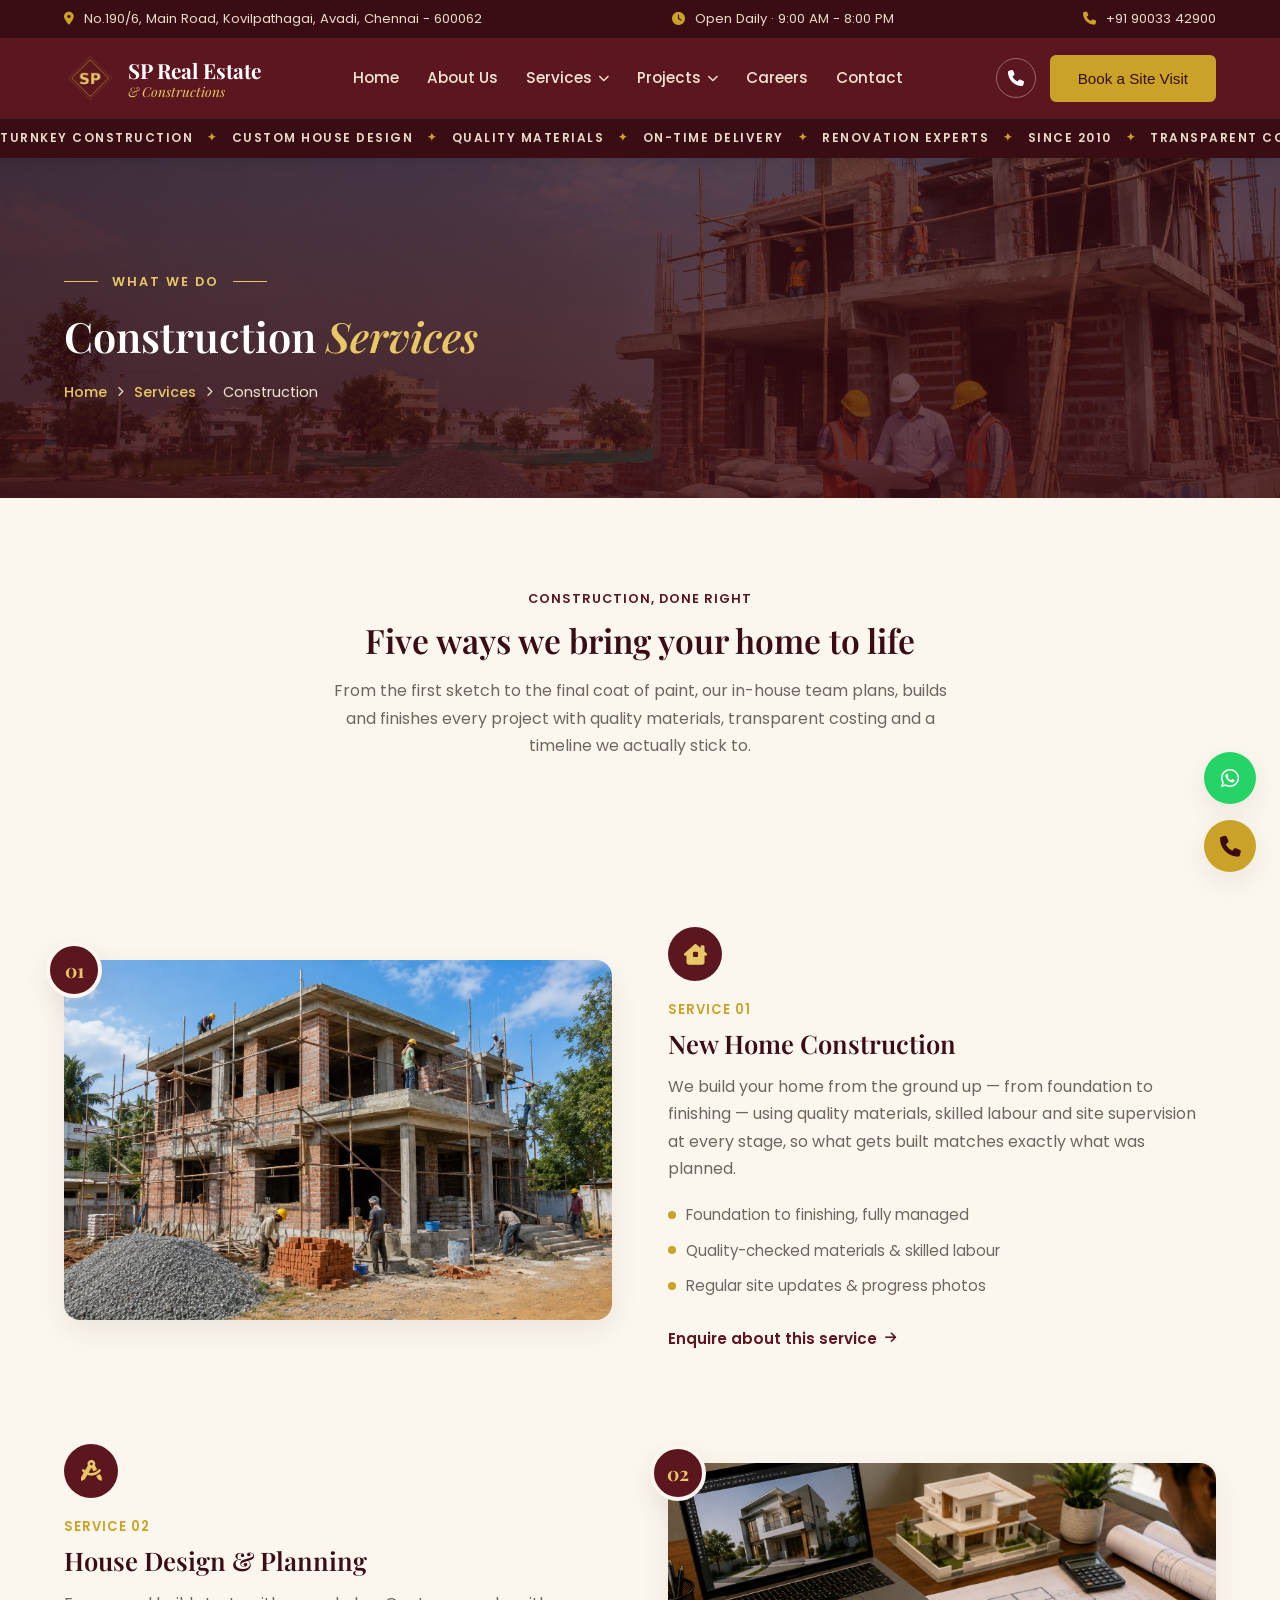
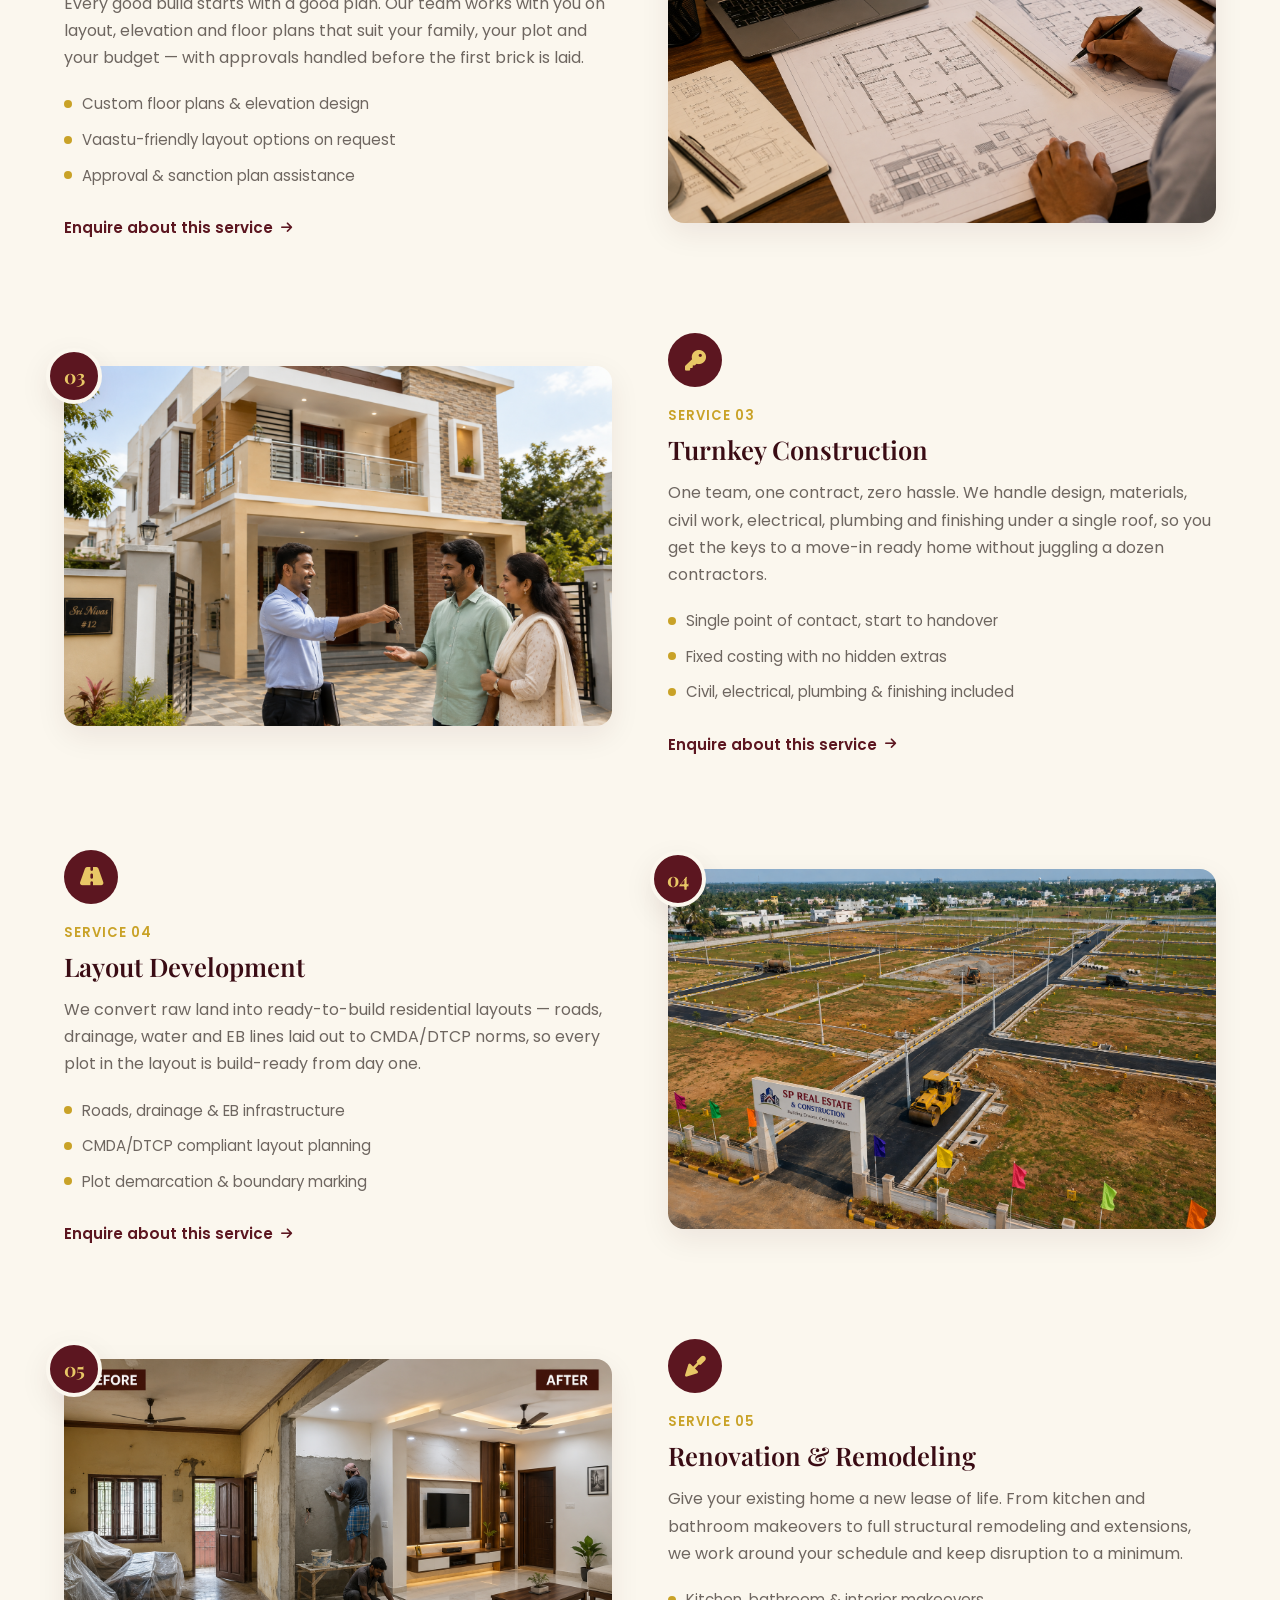
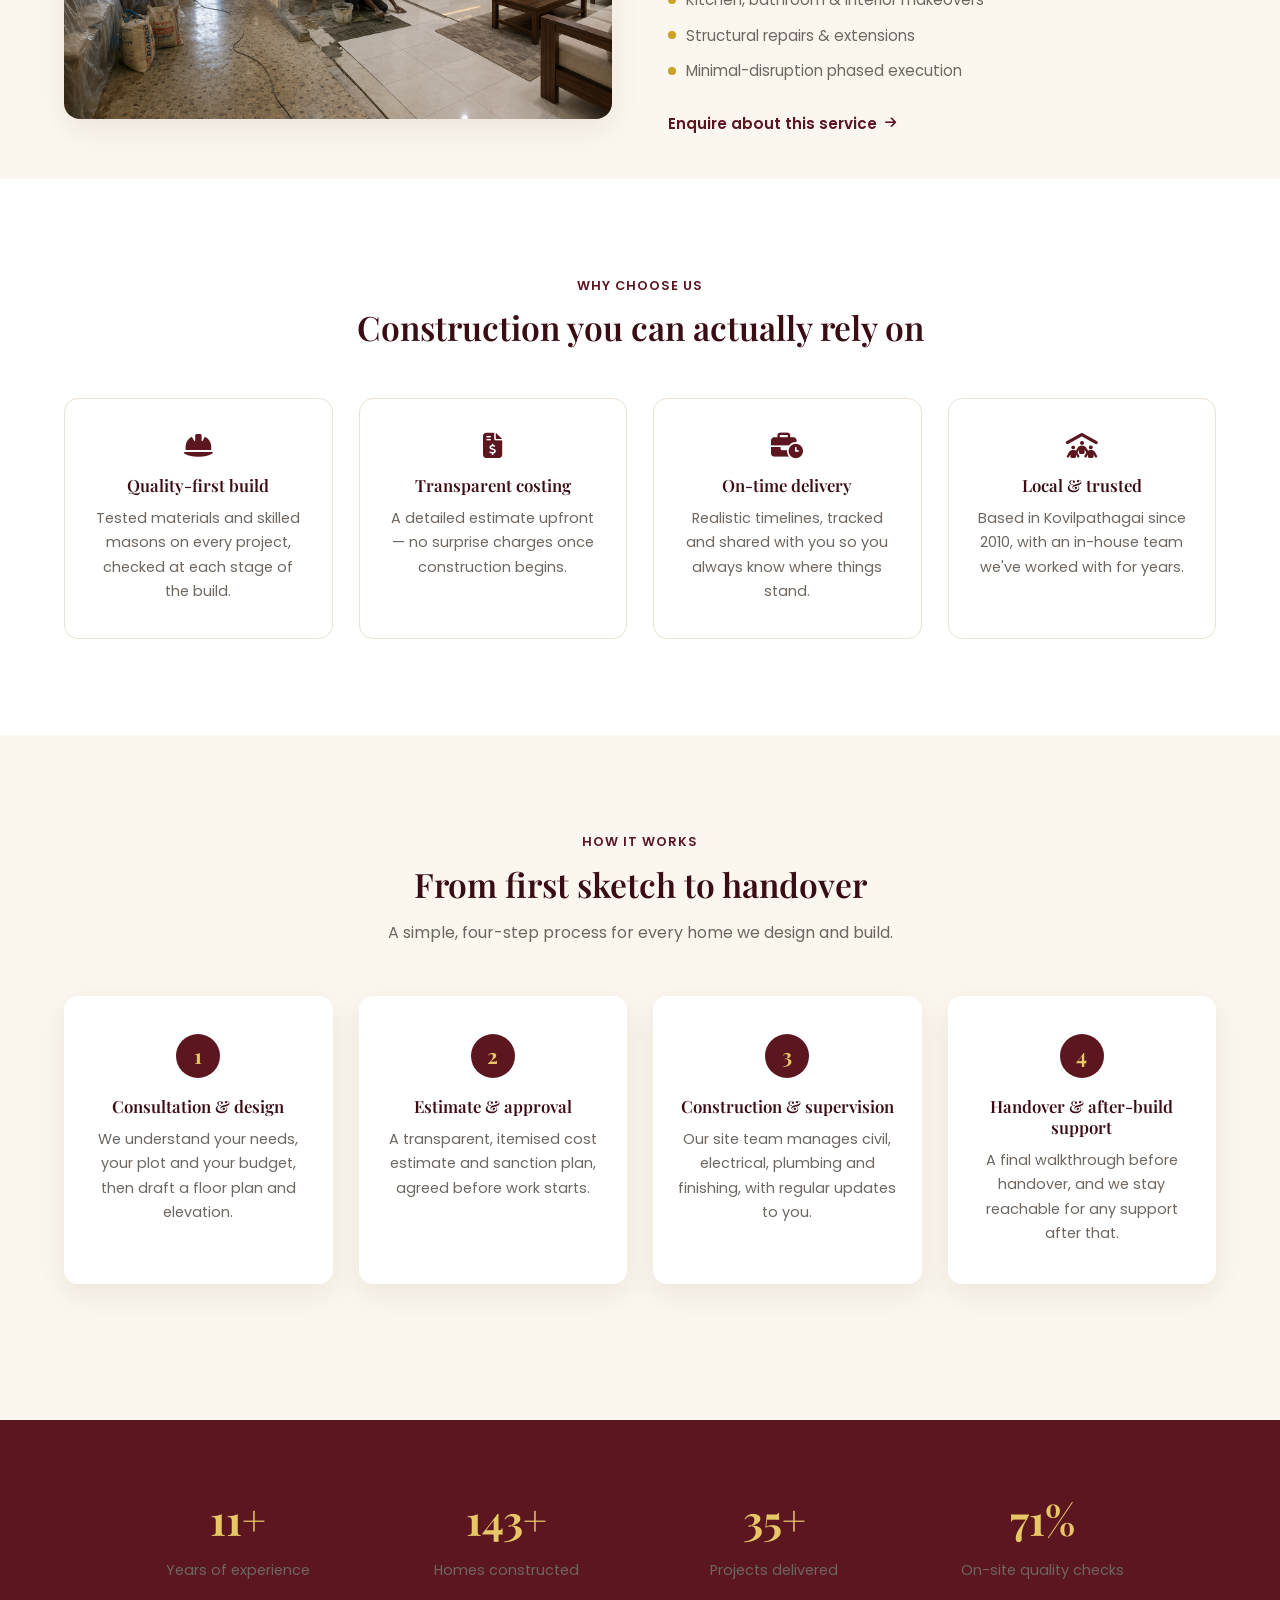
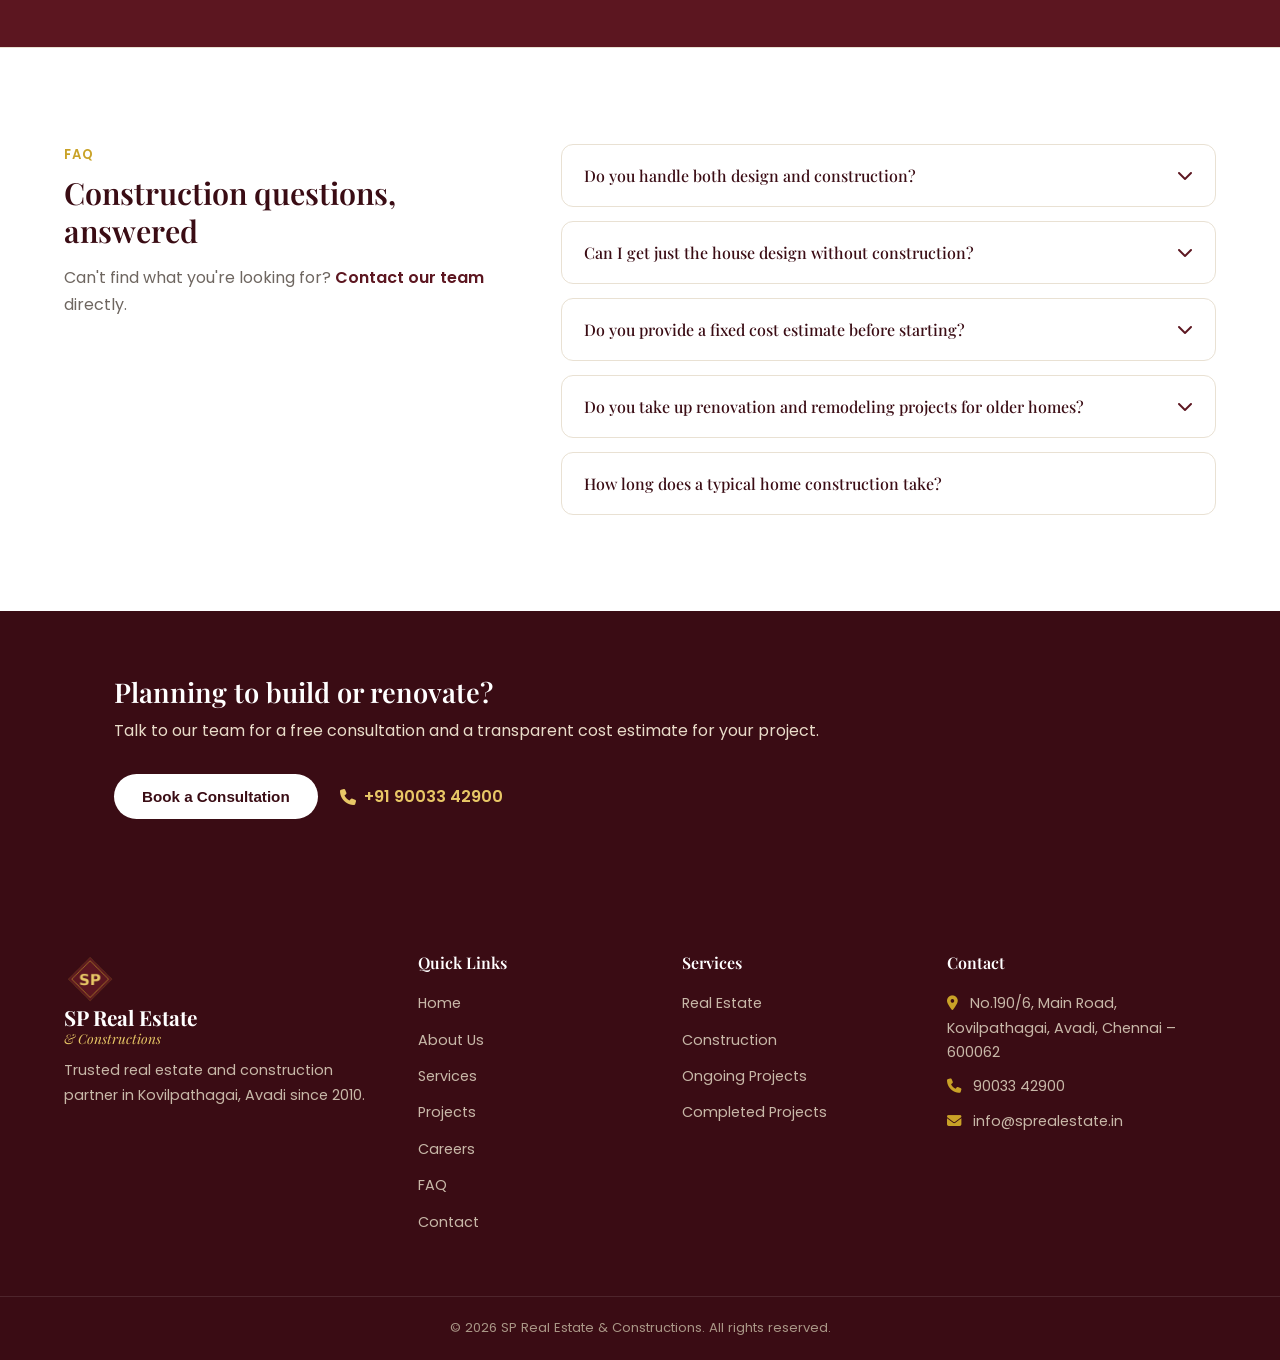
<file: services-construction.html>
<!DOCTYPE html>
<html lang="en">
<head>
<meta charset="UTF-8">
<meta name="viewport" content="width=device-width, initial-scale=1.0">
<title>Construction Services | SP Real Estate & Constructions | Avadi, Chennai</title>
<meta name="description" content="New home construction, house design & planning, turnkey construction, layout development and renovation & remodeling services in Kovilpathagai, Avadi, Chennai.">
<link rel="icon" href="images/logo.png">
<link rel="preconnect" href="https://fonts.googleapis.com">
<link href="https://fonts.googleapis.com/css2?family=Playfair+Display:ital,wght@0,500;0,600;0,700;1,500&family=Poppins:wght@300;400;500;600;700&display=swap" rel="stylesheet">
<link rel="stylesheet" href="https://cdnjs.cloudflare.com/ajax/libs/font-awesome/6.5.1/css/all.min.css">
<link rel="stylesheet" href="css/style.css">
<link rel="stylesheet" href="css/about.css">
<link rel="stylesheet" href="css/Construction.css">
</head>
<body>

<!-- TOP INFO BAR -->
<div class="topbar">
  <div class="topbar-inner">
    <div class="topbar-item"><i class="fa-solid fa-location-dot"></i> No.190/6, Main Road, Kovilpathagai, Avadi, Chennai - 600062</div>
    <div class="topbar-item"><i class="fa-solid fa-clock"></i> Open Daily &middot; 9:00 AM - 8:00 PM</div>
    <div class="topbar-item"><i class="fa-solid fa-phone"></i> <a href="tel:+919003342900">+91 90033 42900</a></div>
  </div>
</div>

<!-- HEADER -->
<header class="header" id="header">
  <div class="header-inner">
    <a href="index.html" class="brand">
      <img src="images/logo.png" alt="SP Real Estate logo">
      <div class="brand-text">
        <span class="brand-name">SP Real Estate</span>
        <span class="brand-tagline">&amp; Constructions</span>
      </div>
    </a>

    <nav class="nav" id="nav">
      <ul>
        <li><a href="index.html">Home</a></li>
        <li><a href="about.html">About Us</a></li>
        <li class="has-dropdown">
          <a href="services.html" class="active">Services <i class="fa-solid fa-chevron-down"></i></a>
          <ul class="dropdown">
            <li><a href="services-realestate.html">Real Estate</a></li>
            <li><a href="services-construction.html" class="active">Construction</a></li>
          </ul>
        </li>
        <li class="has-dropdown">
          <a href="projects.html">Projects <i class="fa-solid fa-chevron-down"></i></a>
          <ul class="dropdown">
            <li><a href="ongoing-projects.html">Ongoing Projects</a></li>
            <li><a href="completed-projects.html">Completed Projects</a></li>
          </ul>
        </li>
        <li><a href="careers.html">Careers</a></li>
        <li><a href="contact.html">Contact</a></li>
      </ul>
    </nav>

    <div class="header-actions">
      <a href="tel:+919003342900" class="icon-btn" aria-label="Call us"><i class="fa-solid fa-phone"></i></a>
      <button class="btn btn-gold" id="openBookingBtn">Book a Site Visit</button>
      <button class="menu-toggle" id="menuToggle" aria-label="Toggle menu"><i class="fa-solid fa-bars"></i></button>
    </div>
  </div>

  <!-- MARQUEE STRIP -->
  <div class="marquee">
    <div class="marquee-track">
      <span>TURNKEY CONSTRUCTION</span><span>&#10022;</span>
      <span>CUSTOM HOUSE DESIGN</span><span>&#10022;</span>
      <span>QUALITY MATERIALS</span><span>&#10022;</span>
      <span>ON-TIME DELIVERY</span><span>&#10022;</span>
      <span>RENOVATION EXPERTS</span><span>&#10022;</span>
      <span>SINCE 2010</span><span>&#10022;</span>
      <span>TRANSPARENT COSTING</span><span>&#10022;</span>
      <span>TURNKEY CONSTRUCTION</span><span>&#10022;</span>
      <span>CUSTOM HOUSE DESIGN</span><span>&#10022;</span>
      <span>QUALITY MATERIALS</span><span>&#10022;</span>
      <span>ON-TIME DELIVERY</span><span>&#10022;</span>
      <span>RENOVATION EXPERTS</span><span>&#10022;</span>
      <span>SINCE 2010</span><span>&#10022;</span>
      <span>TRANSPARENT COSTING</span><span>&#10022;</span>
    </div>
  </div>
</header>

<main id="construction-main">

  <!-- PAGE BANNER -->
  <section class="page-banner" style="background-image: linear-gradient(rgba(58,12,20,.65), rgba(58,12,20,.8)), url('images/construction-banner.jpg');">
    <div class="page-banner-inner">
      <p class="eyebrow"><span></span>WHAT WE DO<span></span></p>
      <h1>Construction <em>Services</em></h1>
      <div class="breadcrumb">
        <a href="index.html">Home</a> <i class="fa-solid fa-chevron-right"></i>
        <a href="services.html">Services</a> <i class="fa-solid fa-chevron-right"></i>
        <span>Construction</span>
      </div>
    </div>
  </section>

  <!-- INTRO -->
  <section class="co-intro">
    <div class="section-inner co-intro-inner">
      <p class="eyebrow-center">CONSTRUCTION, DONE RIGHT</p>
      <h2 class="section-title">Five ways we bring your home to life</h2>
      <p class="section-subtitle">From the first sketch to the final coat of paint, our in-house team plans,
        builds and finishes every project with quality materials, transparent costing and a timeline
        we actually stick to.</p>
    </div>
  </section>

  <!-- SERVICE ROWS -->
  <section class="co-services">
    <div class="section-inner">

      <!-- 01 — New Home Construction -->
      <div class="service-row" id="new-home">
        <div class="service-row-media reveal">
          <span class="service-badge">01</span>
          <img src="images/service-newhome.jpg" alt="New home construction in Avadi, Chennai">
        </div>
        <div class="service-row-content reveal">
          <div class="service-row-icon"><i class="fa-solid fa-house-chimney-window"></i></div>
          <p class="eyebrow-left">SERVICE 01</p>
          <h3>New Home Construction</h3>
          <p>We build your home from the ground up &mdash; from foundation to finishing &mdash; using
            quality materials, skilled labour and site supervision at every stage, so what gets built
            matches exactly what was planned.</p>
          <ul class="service-list">
            <li><span class="dot"></span> Foundation to finishing, fully managed</li>
            <li><span class="dot"></span> Quality-checked materials &amp; skilled labour</li>
            <li><span class="dot"></span> Regular site updates &amp; progress photos</li>
          </ul>
          <a href="contact.html" class="enquire-link service-enquire" data-service="New Home Construction">Enquire about this service <i class="fa-solid fa-arrow-right"></i></a>
        </div>
      </div>

      <!-- 02 — House Design & Planning -->
      <div class="service-row reverse" id="design-planning">
        <div class="service-row-content reveal">
          <div class="service-row-icon"><i class="fa-solid fa-drafting-compass"></i></div>
          <p class="eyebrow-left">SERVICE 02</p>
          <h3>House Design &amp; Planning</h3>
          <p>Every good build starts with a good plan. Our team works with you on layout, elevation and
            floor plans that suit your family, your plot and your budget &mdash; with approvals handled
            before the first brick is laid.</p>
          <ul class="service-list">
            <li><span class="dot"></span> Custom floor plans &amp; elevation design</li>
            <li><span class="dot"></span> Vaastu-friendly layout options on request</li>
            <li><span class="dot"></span> Approval &amp; sanction plan assistance</li>
          </ul>
          <a href="contact.html" class="enquire-link service-enquire" data-service="House Design & Planning">Enquire about this service <i class="fa-solid fa-arrow-right"></i></a>
        </div>
        <div class="service-row-media reveal">
          <span class="service-badge">02</span>
          <img src="images/service-design.jpg" alt="House design and planning in Chennai">
        </div>
      </div>

      <!-- 03 — Turnkey Construction -->
      <div class="service-row" id="turnkey">
        <div class="service-row-media reveal">
          <span class="service-badge">03</span>
          <img src="images/service-turnkey.jpg" alt="Turnkey construction project in Avadi, Chennai">
        </div>
        <div class="service-row-content reveal">
          <div class="service-row-icon"><i class="fa-solid fa-key"></i></div>
          <p class="eyebrow-left">SERVICE 03</p>
          <h3>Turnkey Construction</h3>
          <p>One team, one contract, zero hassle. We handle design, materials, civil work, electrical,
            plumbing and finishing under a single roof, so you get the keys to a move-in ready home
            without juggling a dozen contractors.</p>
          <ul class="service-list">
            <li><span class="dot"></span> Single point of contact, start to handover</li>
            <li><span class="dot"></span> Fixed costing with no hidden extras</li>
            <li><span class="dot"></span> Civil, electrical, plumbing &amp; finishing included</li>
          </ul>
          <a href="contact.html" class="enquire-link service-enquire" data-service="Turnkey Construction">Enquire about this service <i class="fa-solid fa-arrow-right"></i></a>
        </div>
      </div>

      <!-- 04 — Layout Development -->
      <div class="service-row reverse" id="layout-development">
        <div class="service-row-content reveal">
          <div class="service-row-icon"><i class="fa-solid fa-road"></i></div>
          <p class="eyebrow-left">SERVICE 04</p>
          <h3>Layout Development</h3>
          <p>We convert raw land into ready-to-build residential layouts &mdash; roads, drainage, water
            and EB lines laid out to CMDA/DTCP norms, so every plot in the layout is build-ready
            from day one.</p>
          <ul class="service-list">
            <li><span class="dot"></span> Roads, drainage &amp; EB infrastructure</li>
            <li><span class="dot"></span> CMDA/DTCP compliant layout planning</li>
            <li><span class="dot"></span> Plot demarcation &amp; boundary marking</li>
          </ul>
          <a href="contact.html" class="enquire-link service-enquire" data-service="Layout Development">Enquire about this service <i class="fa-solid fa-arrow-right"></i></a>
        </div>
        <div class="service-row-media reveal">
          <span class="service-badge">04</span>
          <img src="images/service-layoutdev.jpg" alt="Layout development in Avadi, Chennai">
        </div>
      </div>

      <!-- 05 — Renovation & Remodeling -->
      <div class="service-row" id="renovation">
        <div class="service-row-media reveal">
          <span class="service-badge">05</span>
          <img src="images/service-renovation.jpg" alt="Home renovation and remodeling in Chennai">
        </div>
        <div class="service-row-content reveal">
          <div class="service-row-icon"><i class="fa-solid fa-trowel"></i></div>
          <p class="eyebrow-left">SERVICE 05</p>
          <h3>Renovation &amp; Remodeling</h3>
          <p>Give your existing home a new lease of life. From kitchen and bathroom makeovers to full
            structural remodeling and extensions, we work around your schedule and keep disruption
            to a minimum.</p>
          <ul class="service-list">
            <li><span class="dot"></span> Kitchen, bathroom &amp; interior makeovers</li>
            <li><span class="dot"></span> Structural repairs &amp; extensions</li>
            <li><span class="dot"></span> Minimal-disruption phased execution</li>
          </ul>
          <a href="contact.html" class="enquire-link service-enquire" data-service="Renovation & Remodeling">Enquire about this service <i class="fa-solid fa-arrow-right"></i></a>
        </div>
      </div>

    </div>
  </section>

  <!-- WHY CHOOSE US -->
  <section class="why-us">
    <div class="section-inner">
      <p class="eyebrow-center">WHY CHOOSE US</p>
      <h2 class="section-title">Construction you can actually rely on</h2>
      <div class="why-grid">
        <div class="why-card reveal">
          <i class="fa-solid fa-helmet-safety"></i>
          <h4>Quality-first build</h4>
          <p>Tested materials and skilled masons on every project, checked at each stage of the build.</p>
        </div>
        <div class="why-card reveal">
          <i class="fa-solid fa-file-invoice-dollar"></i>
          <h4>Transparent costing</h4>
          <p>A detailed estimate upfront &mdash; no surprise charges once construction begins.</p>
        </div>
        <div class="why-card reveal">
          <i class="fa-solid fa-business-time"></i>
          <h4>On-time delivery</h4>
          <p>Realistic timelines, tracked and shared with you so you always know where things stand.</p>
        </div>
        <div class="why-card reveal">
          <i class="fa-solid fa-people-roof"></i>
          <h4>Local &amp; trusted</h4>
          <p>Based in Kovilpathagai since 2010, with an in-house team we've worked with for years.</p>
        </div>
      </div>
    </div>
  </section>

  <!-- PROCESS -->
  <section class="process">
    <div class="section-inner">
      <p class="eyebrow-center">HOW IT WORKS</p>
      <h2 class="section-title">From first sketch to handover</h2>
      <p class="section-subtitle">A simple, four-step process for every home we design and build.</p>

      <div class="process-steps">
        <div class="process-step">
          <div class="step-num">1</div>
          <h4>Consultation &amp; design</h4>
          <p>We understand your needs, your plot and your budget, then draft a floor plan and elevation.</p>
        </div>
        <div class="process-step">
          <div class="step-num">2</div>
          <h4>Estimate &amp; approval</h4>
          <p>A transparent, itemised cost estimate and sanction plan, agreed before work starts.</p>
        </div>
        <div class="process-step">
          <div class="step-num">3</div>
          <h4>Construction &amp; supervision</h4>
          <p>Our site team manages civil, electrical, plumbing and finishing, with regular updates to you.</p>
        </div>
        <div class="process-step">
          <div class="step-num">4</div>
          <h4>Handover &amp; after-build support</h4>
          <p>A final walkthrough before handover, and we stay reachable for any support after that.</p>
        </div>
      </div>
    </div>
  </section>

  <!-- STATS -->
  <section class="stats">
    <div class="stats-inner">
      <div class="stat"><span class="stat-num" data-count="16">0</span><span class="stat-plus">+</span><p>Years of experience</p></div>
      <div class="stat"><span class="stat-num" data-count="200">0</span><span class="stat-plus">+</span><p>Homes constructed</p></div>
      <div class="stat"><span class="stat-num" data-count="50">0</span><span class="stat-plus">+</span><p>Projects delivered</p></div>
      <div class="stat"><span class="stat-num" data-count="100">0</span><span class="stat-plus">%</span><p>On-site quality checks</p></div>
    </div>
  </section>

  <!-- FAQ -->
  <section class="faq" id="faq">
    <div class="section-inner faq-inner">
      <div class="faq-heading">
        <p class="eyebrow-left">FAQ</p>
        <h2>Construction questions, answered</h2>
        <p>Can't find what you're looking for? <a href="contact.html">Contact our team</a> directly.</p>
      </div>
      <div class="faq-list">
        <div class="faq-item">
          <button class="faq-question">Do you handle both design and construction? <i class="fa-solid fa-chevron-down"></i></button>
          <div class="faq-answer"><p>Yes, we offer end-to-end turnkey construction &mdash; design, approvals, civil work, electrical, plumbing and finishing, all under one contract.</p></div>
        </div>
        <div class="faq-item">
          <button class="faq-question">Can I get just the house design without construction? <i class="fa-solid fa-chevron-down"></i></button>
          <div class="faq-answer"><p>Yes, house design &amp; planning is available as a standalone service if you'd like to build with your own contractor.</p></div>
        </div>
        <div class="faq-item">
          <button class="faq-question">Do you provide a fixed cost estimate before starting? <i class="fa-solid fa-chevron-down"></i></button>
          <div class="faq-answer"><p>Yes, we share a detailed, itemised estimate before any work begins, so there are no surprise costs later.</p></div>
        </div>
        <div class="faq-item">
          <button class="faq-question">Do you take up renovation and remodeling projects for older homes? <i class="fa-solid fa-chevron-down"></i></button>
          <div class="faq-answer"><p>Yes, from kitchen and bathroom makeovers to structural repairs and full-home extensions, we handle renovation projects of all sizes.</p></div>
        </div>
        <div class="faq-item">
          <button class="faq-question">How long does a typical home construction take?</button>
          <div class="faq-answer"><p>Most independent homes take between 8 to 12 months depending on size and design, and we share a realistic timeline before work begins.</p></div>
        </div>
      </div>
    </div>
  </section>

  <!-- CTA BAND -->
  <section class="cta-band">
    <div class="section-inner cta-inner">
      <div>
        <h2>Planning to build or renovate?</h2>
        <p>Talk to our team for a free consultation and a transparent cost estimate for your project.</p>
      </div>
      <div class="cta-actions">
        <button class="btn btn-white" id="openBookingBtn3">Book a Consultation</button>
        <a href="tel:+919003342900" class="cta-phone"><i class="fa-solid fa-phone"></i> +91 90033 42900</a>
      </div>
    </div>
  </section>

</main>

<!-- FOOTER -->
<footer class="footer">
  <div class="section-inner footer-grid">
    <div class="footer-col">
      <a href="index.html" class="brand brand-footer">
        <img src="images/logo.png" alt="SP Real Estate logo">
        <div class="brand-text">
          <span class="brand-name">SP Real Estate</span>
          <span class="brand-tagline">&amp; Constructions</span>
        </div>
      </a>
      <p>Trusted real estate and construction partner in Kovilpathagai, Avadi since 2010.</p>
    </div>
    <div class="footer-col">
      <h4>Quick Links</h4>
      <a href="index.html">Home</a>
      <a href="about.html">About Us</a>
      <a href="services.html">Services</a>
      <a href="projects.html">Projects</a>
      <a href="careers.html">Careers</a>
      <a href="faq.html">FAQ</a>
      <a href="contact.html">Contact</a>
    </div>
    <div class="footer-col">
      <h4>Services</h4>
      <a href="services-realestate.html">Real Estate</a>
      <a href="services-construction.html">Construction</a>
      <a href="ongoing-projects.html">Ongoing Projects</a>
      <a href="completed-projects.html">Completed Projects</a>
    </div>
    <div class="footer-col">
      <h4>Contact</h4>
      <p><i class="fa-solid fa-location-dot"></i> No.190/6, Main Road, Kovilpathagai, Avadi, Chennai &ndash; 600062</p>
      <p><i class="fa-solid fa-phone"></i> 90033 42900</p>
      <p><i class="fa-solid fa-envelope"></i> info@sprealestate.in</p>
    </div>
  </div>
  <div class="footer-bottom">
    <p>&copy; <span id="year"></span> SP Real Estate &amp; Constructions. All rights reserved.</p>
  </div>
</footer>

<!-- FLOATING BUTTONS -->
<a href="https://wa.me/919003342900" class="float-btn float-whatsapp" aria-label="Chat on WhatsApp"><i class="fa-brands fa-whatsapp"></i></a>
<a href="tel:+919003342900" class="float-btn float-call" aria-label="Call us"><i class="fa-solid fa-phone"></i></a>
<button class="float-btn float-top" id="backToTop" aria-label="Back to top"><i class="fa-solid fa-arrow-up"></i></button>

<!-- BOOKING MODAL -->
<div class="modal-overlay" id="bookingModal">
  <div class="modal">
    <button class="modal-close" id="closeModal" aria-label="Close"><i class="fa-solid fa-xmark"></i></button>
    <h3>Book a Free Consultation</h3>
    <p>Fill in your details and our team will call you to discuss your project.</p>
    <form id="bookingForm">
      <input type="text" name="name" placeholder="Your name" required>
      <input type="tel" name="phone" placeholder="Phone number" required>
      <select name="project">
        <option value="">Select a service</option>
        <option>New Home Construction</option>
        <option>House Design & Planning</option>
        <option>Turnkey Construction</option>
        <option>Layout Development</option>
        <option>Renovation & Remodeling</option>
        <option>Not sure yet</option>
      </select>
      <button type="submit" class="btn btn-gold btn-block">Confirm Booking</button>
      <p class="form-note" id="bookingNote"></p>
    </form>
  </div>
</div>

<script src="js/script.js"></script>
<script src="js/about.js"></script>
<script src="js/construction.js"></script>
</body>
</html>
</file>
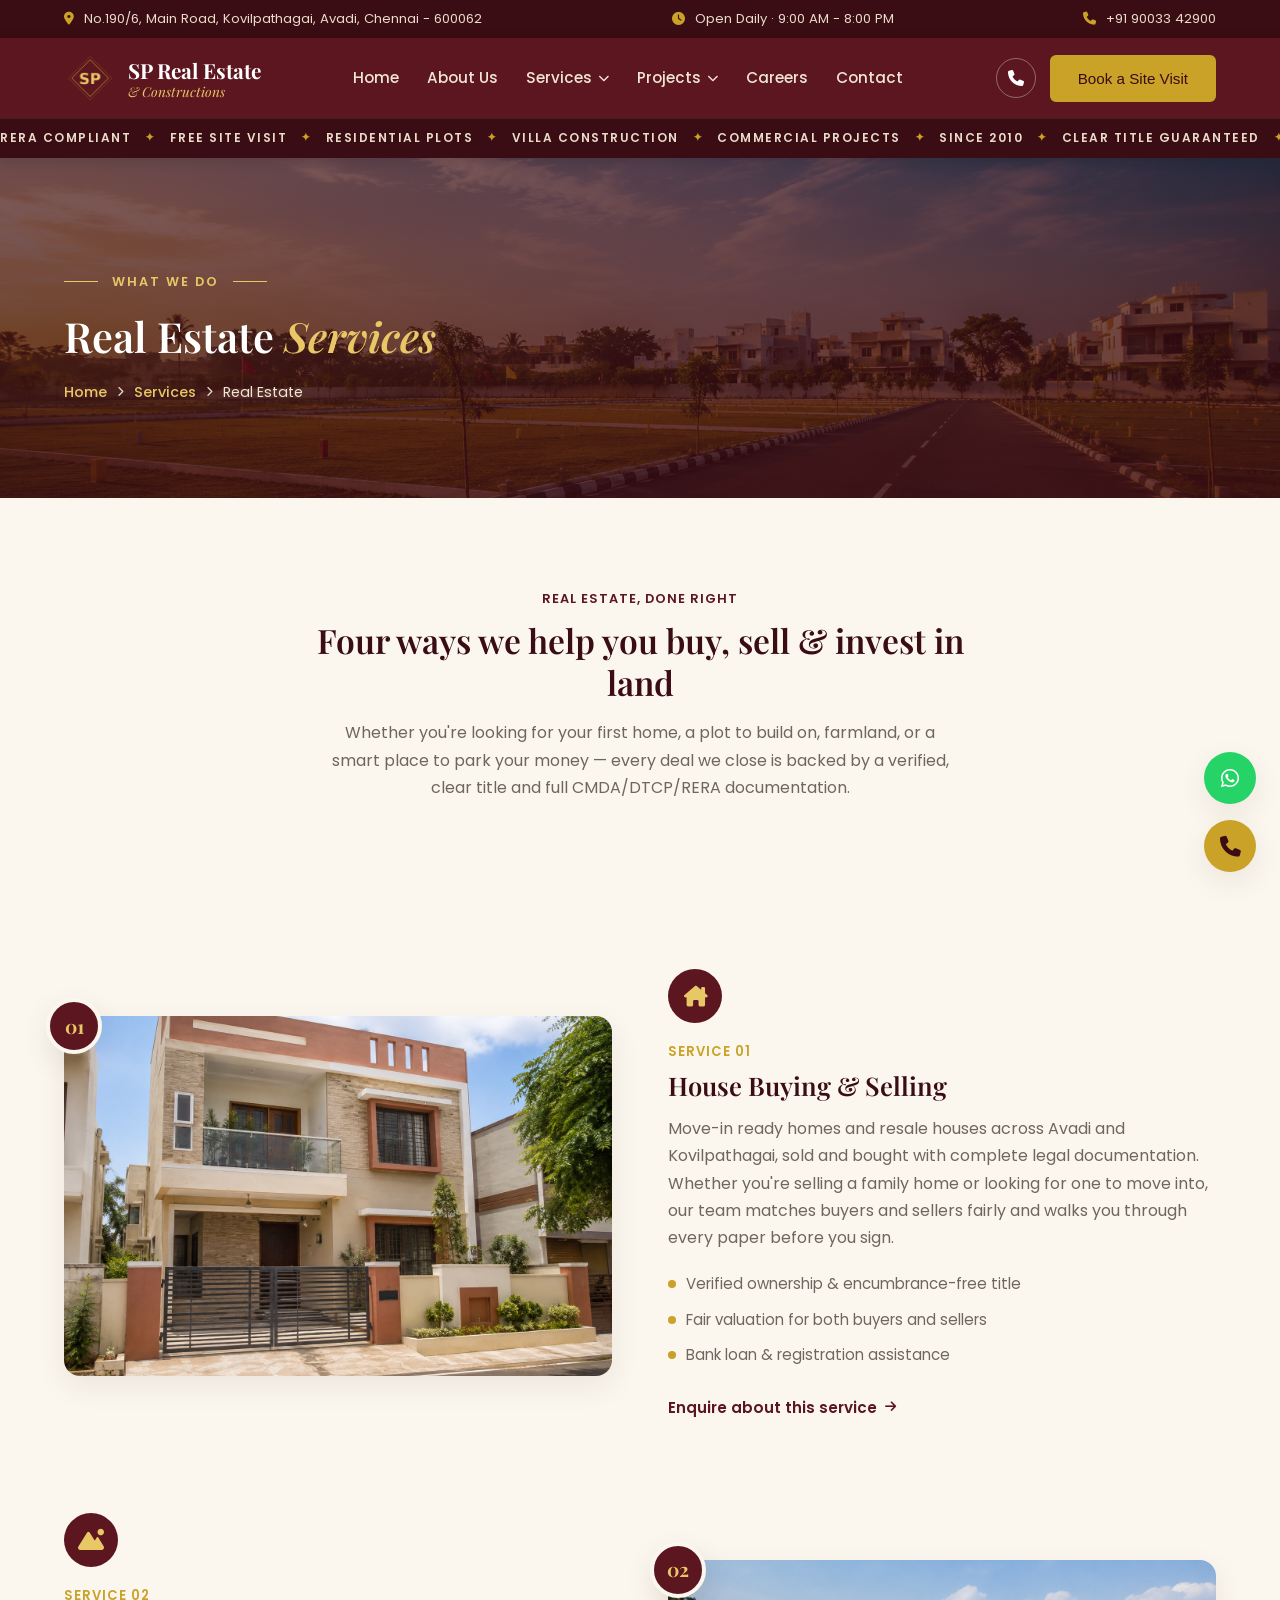
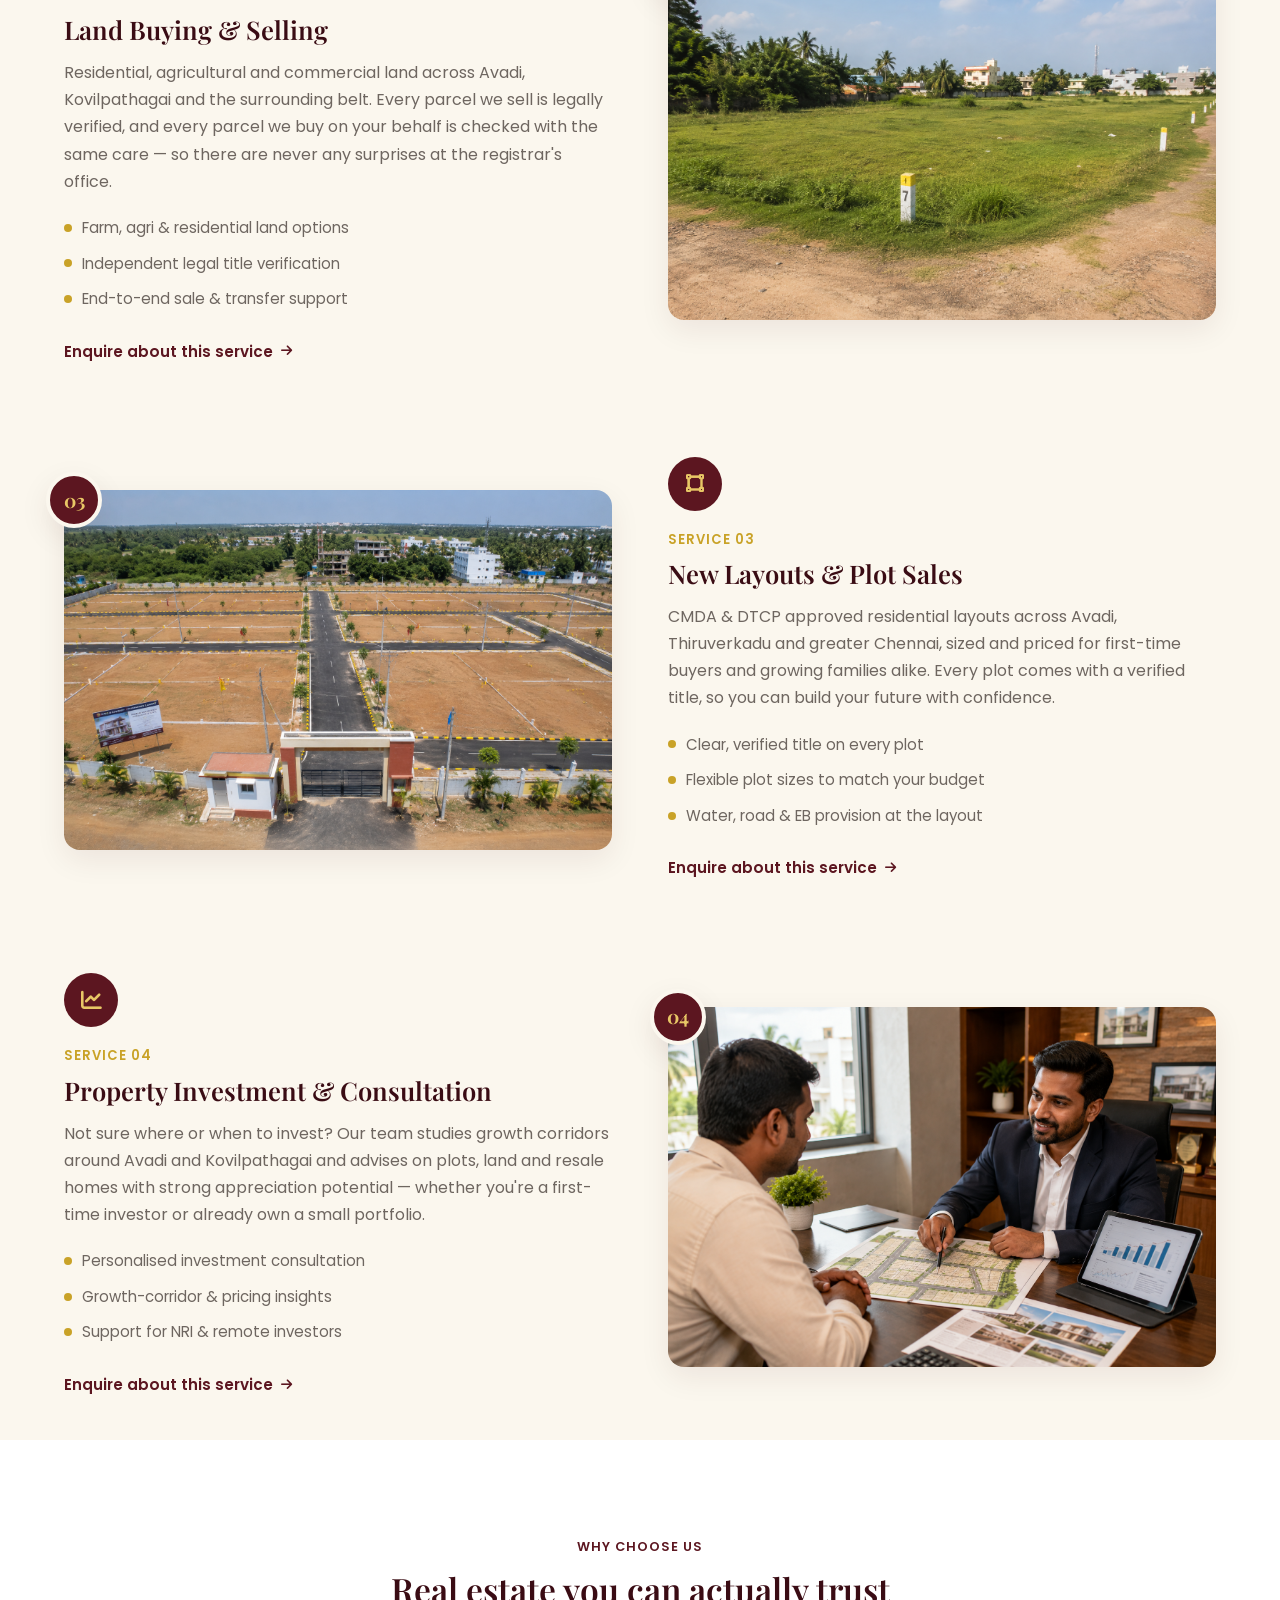
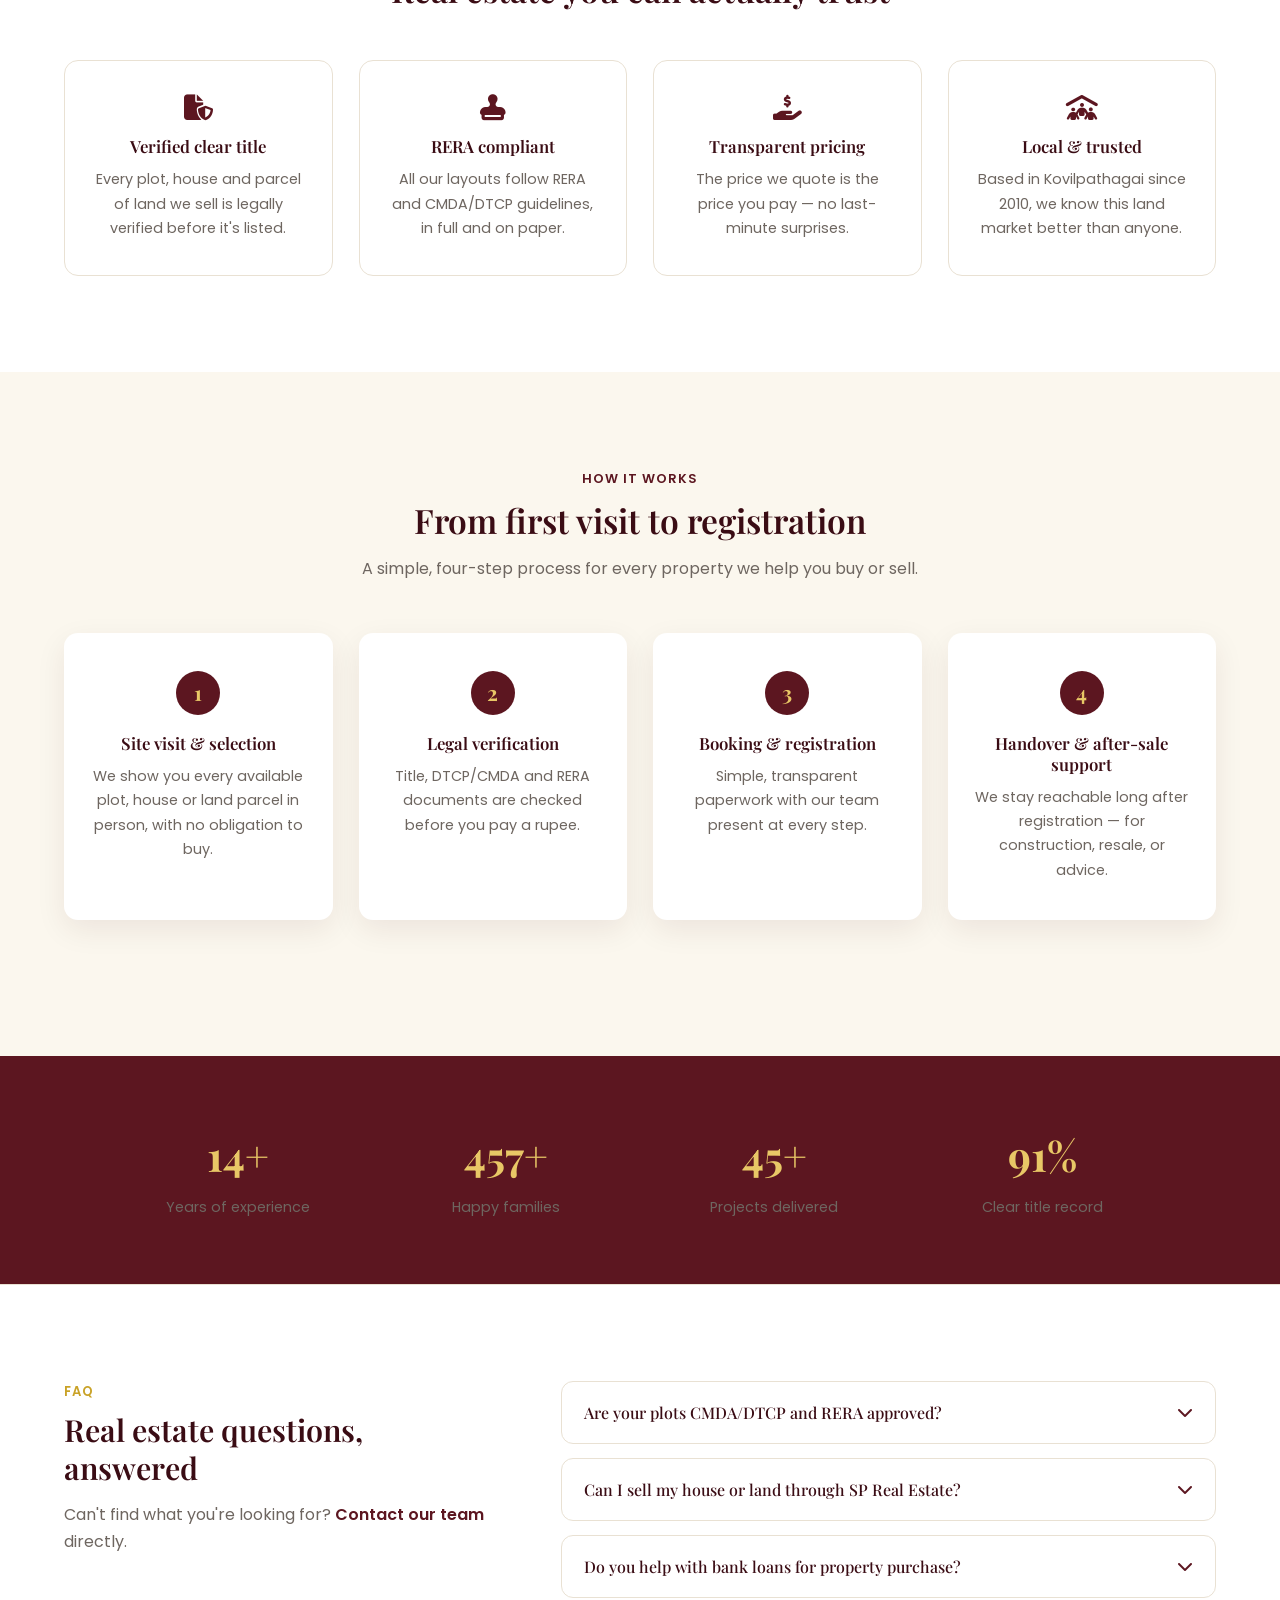
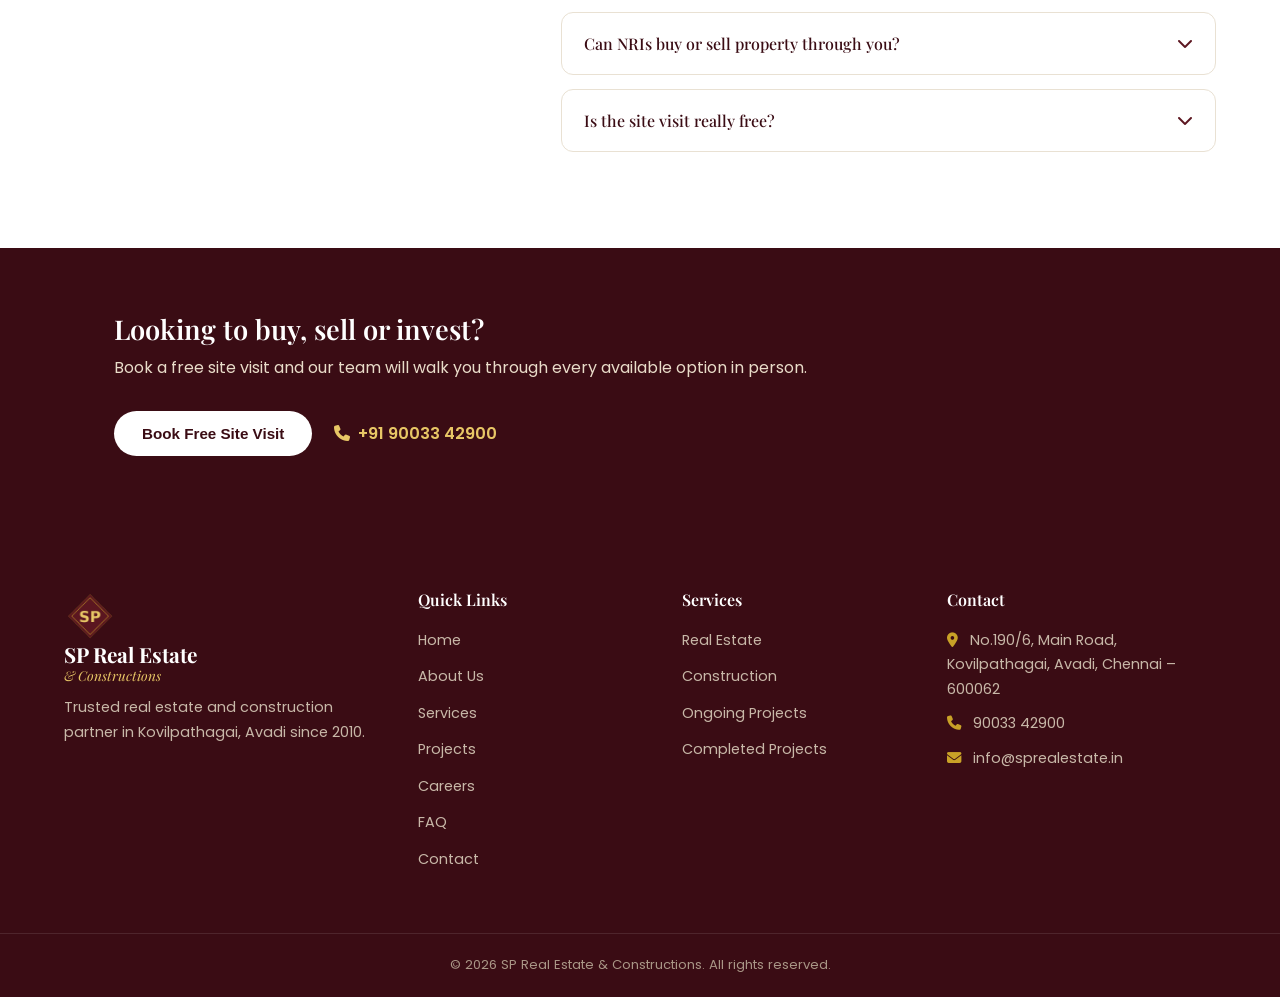
<file: services-realestate.html>
<!DOCTYPE html>
<html lang="en">
<head>
<meta charset="UTF-8">
<meta name="viewport" content="width=device-width, initial-scale=1.0">
<title>Real Estate Services | SP Real Estate & Constructions | Avadi, Chennai</title>
<meta name="description" content="Residential & commercial plots, land, villas and house sales in Kovilpathagai, Avadi, Chennai. CMDA & DTCP approved, RERA compliant, clear-title guaranteed.">
<link rel="icon" href="images/logo.png">
<link rel="preconnect" href="https://fonts.googleapis.com">
<link href="https://fonts.googleapis.com/css2?family=Playfair+Display:ital,wght@0,500;0,600;0,700;1,500&family=Poppins:wght@300;400;500;600;700&display=swap" rel="stylesheet">
<link rel="stylesheet" href="https://cdnjs.cloudflare.com/ajax/libs/font-awesome/6.5.1/css/all.min.css">
<link rel="stylesheet" href="css/style.css">
<link rel="stylesheet" href="css/about.css">
<link rel="stylesheet" href="css/realestate.css">
</head>
<body>

<!-- TOP INFO BAR -->
<div class="topbar">
  <div class="topbar-inner">
    <div class="topbar-item"><i class="fa-solid fa-location-dot"></i> No.190/6, Main Road, Kovilpathagai, Avadi, Chennai - 600062</div>
    <div class="topbar-item"><i class="fa-solid fa-clock"></i> Open Daily &middot; 9:00 AM - 8:00 PM</div>
    <div class="topbar-item"><i class="fa-solid fa-phone"></i> <a href="tel:+919003342900">+91 90033 42900</a></div>
  </div>
</div>

<!-- HEADER -->
<header class="header" id="header">
  <div class="header-inner">
    <a href="index.html" class="brand">
      <img src="images/logo.png" alt="SP Real Estate logo">
      <div class="brand-text">
        <span class="brand-name">SP Real Estate</span>
        <span class="brand-tagline">&amp; Constructions</span>
      </div>
    </a>

    <nav class="nav" id="nav">
      <ul>
        <li><a href="index.html">Home</a></li>
        <li><a href="about.html">About Us</a></li>
       <li class="has-dropdown">
  <a href="javascript:void(0)" class="dropdown-toggle">Services <i class="fa-solid fa-chevron-down"></i></a>
  <ul class="dropdown">
    <li><a href="services-realestate.html">Real Estate</a></li>
    <li><a href="services-construction.html">Construction</a></li>
  </ul>
</li>
<li class="has-dropdown">
  <a href="javascript:void(0)" class="dropdown-toggle">Projects <i class="fa-solid fa-chevron-down"></i></a>
  <ul class="dropdown">
    <li><a href="ongoing-projects.html">Ongoing Projects</a></li>
    <li><a href="completed-projects.html">Completed Projects</a></li>
  </ul>
</li>
        <li><a href="careers.html">Careers</a></li>
        <li><a href="contact.html">Contact</a></li>
      </ul>
    </nav>

    <div class="header-actions">
      <a href="tel:+919003342900" class="icon-btn" aria-label="Call us"><i class="fa-solid fa-phone"></i></a>
      <button class="btn btn-gold" id="openBookingBtn">Book a Site Visit</button>
      <button class="menu-toggle" id="menuToggle" aria-label="Toggle menu"><i class="fa-solid fa-bars"></i></button>
    </div>
  </div>

  <!-- MARQUEE STRIP -->
  <div class="marquee">
    <div class="marquee-track">
      <span>RERA COMPLIANT</span><span>&#10022;</span>
      <span>FREE SITE VISIT</span><span>&#10022;</span>
      <span>RESIDENTIAL PLOTS</span><span>&#10022;</span>
      <span>VILLA CONSTRUCTION</span><span>&#10022;</span>
      <span>COMMERCIAL PROJECTS</span><span>&#10022;</span>
      <span>SINCE 2010</span><span>&#10022;</span>
      <span>CLEAR TITLE GUARANTEED</span><span>&#10022;</span>
      <span>RERA COMPLIANT</span><span>&#10022;</span>
      <span>FREE SITE VISIT</span><span>&#10022;</span>
      <span>RESIDENTIAL PLOTS</span><span>&#10022;</span>
      <span>VILLA CONSTRUCTION</span><span>&#10022;</span>
      <span>COMMERCIAL PROJECTS</span><span>&#10022;</span>
      <span>SINCE 2010</span><span>&#10022;</span>
      <span>CLEAR TITLE GUARANTEED</span><span>&#10022;</span>
    </div>
  </div>
</header>

<main id="realestate-main">

  <!-- PAGE BANNER -->
  <section class="page-banner" style="background-image: linear-gradient(rgba(58,12,20,.65), rgba(58,12,20,.8)), url('images/realestate-banner.jpg');">
    <div class="page-banner-inner">
      <p class="eyebrow"><span></span>WHAT WE DO<span></span></p>
      <h1>Real Estate <em>Services</em></h1>
      <div class="breadcrumb">
        <a href="index.html">Home</a> <i class="fa-solid fa-chevron-right"></i>
        <a href="services.html">Services</a> <i class="fa-solid fa-chevron-right"></i>
        <span>Real Estate</span>
      </div>
    </div>
  </section>

  <!-- INTRO -->
  <section class="re-intro">
    <div class="section-inner re-intro-inner">
      <p class="eyebrow-center">REAL ESTATE, DONE RIGHT</p>
      <h2 class="section-title">Four ways we help you buy, sell &amp; invest in land</h2>
      <p class="section-subtitle">Whether you're looking for your first home, a plot to build on, farmland,
        or a smart place to park your money &mdash; every deal we close is backed by a verified, clear
        title and full CMDA/DTCP/RERA documentation.</p>
    </div>
  </section>

  <!-- SERVICE ROWS -->
  <section class="re-services">
    <div class="section-inner">

      <!-- 01 — House Buying & Selling -->
      <div class="service-row" id="house-sales">
        <div class="service-row-media reveal">
          <span class="service-badge">01</span>
          <img src="images/service-house.jpg" alt="House buying and selling in Avadi, Chennai">
        </div>
        <div class="service-row-content reveal">
          <div class="service-row-icon"><i class="fa-solid fa-house-chimney"></i></div>
          <p class="eyebrow-left">SERVICE 01</p>
          <h3>House Buying &amp; Selling</h3>
          <p>Move-in ready homes and resale houses across Avadi and Kovilpathagai, sold and bought with
            complete legal documentation. Whether you're selling a family home or looking for one to move
            into, our team matches buyers and sellers fairly and walks you through every paper before you sign.</p>
          <ul class="service-list">
            <li><span class="dot"></span> Verified ownership &amp; encumbrance-free title</li>
            <li><span class="dot"></span> Fair valuation for both buyers and sellers</li>
            <li><span class="dot"></span> Bank loan &amp; registration assistance</li>
          </ul>
          <a href="contact.html" class="enquire-link service-enquire" data-service="House Buying & Selling">Enquire about this service <i class="fa-solid fa-arrow-right"></i></a>
        </div>
      </div>

      <!-- 02 — Land Buying & Selling -->
      <div class="service-row reverse" id="land-sales">
        <div class="service-row-content reveal">
          <div class="service-row-icon"><i class="fa-solid fa-mountain-sun"></i></div>
          <p class="eyebrow-left">SERVICE 02</p>
          <h3>Land Buying &amp; Selling</h3>
          <p>Residential, agricultural and commercial land across Avadi, Kovilpathagai and the surrounding
            belt. Every parcel we sell is legally verified, and every parcel we buy on your behalf is
            checked with the same care &mdash; so there are never any surprises at the registrar's office.</p>
          <ul class="service-list">
            <li><span class="dot"></span> Farm, agri &amp; residential land options</li>
            <li><span class="dot"></span> Independent legal title verification</li>
            <li><span class="dot"></span> End-to-end sale &amp; transfer support</li>
          </ul>
          <a href="contact.html" class="enquire-link service-enquire" data-service="Land Buying & Selling">Enquire about this service <i class="fa-solid fa-arrow-right"></i></a>
        </div>
        <div class="service-row-media reveal">
          <span class="service-badge">02</span>
          <img src="images/service-land.jpg" alt="Land buying and selling near Avadi, Chennai">
        </div>
      </div>

      <!-- 03 — New Layouts & Plot Sales -->
      <div class="service-row" id="plot-sales">
        <div class="service-row-media reveal">
          <span class="service-badge">03</span>
          <img src="images/service-plots.jpg" alt="New DTCP approved plot layout in Avadi, Chennai">
        </div>
        <div class="service-row-content reveal">
          <div class="service-row-icon"><i class="fa-solid fa-vector-square"></i></div>
          <p class="eyebrow-left">SERVICE 03</p>
          <h3>New Layouts &amp; Plot Sales</h3>
          <p>CMDA &amp; DTCP approved residential layouts across Avadi, Thiruverkadu and greater Chennai,
            sized and priced for first-time buyers and growing families alike. Every plot comes with a
            verified title, so you can build your future with confidence.</p>
          <ul class="service-list">
            <li><span class="dot"></span> Clear, verified title on every plot</li>
            <li><span class="dot"></span> Flexible plot sizes to match your budget</li>
            <li><span class="dot"></span> Water, road &amp; EB provision at the layout</li>
          </ul>
          <a href="contact.html" class="enquire-link service-enquire" data-service="New Layouts & Plot Sales">Enquire about this service <i class="fa-solid fa-arrow-right"></i></a>
        </div>
      </div>

      <!-- 04 — Property Investment & Consultation -->
      <div class="service-row reverse" id="investment">
        <div class="service-row-content reveal">
          <div class="service-row-icon"><i class="fa-solid fa-chart-line"></i></div>
          <p class="eyebrow-left">SERVICE 04</p>
          <h3>Property Investment &amp; Consultation</h3>
          <p>Not sure where or when to invest? Our team studies growth corridors around Avadi and
            Kovilpathagai and advises on plots, land and resale homes with strong appreciation potential
            &mdash; whether you're a first-time investor or already own a small portfolio.</p>
          <ul class="service-list">
            <li><span class="dot"></span> Personalised investment consultation</li>
            <li><span class="dot"></span> Growth-corridor &amp; pricing insights</li>
            <li><span class="dot"></span> Support for NRI &amp; remote investors</li>
          </ul>
          <a href="contact.html" class="enquire-link service-enquire" data-service="Property Investment & Consultation">Enquire about this service <i class="fa-solid fa-arrow-right"></i></a>
        </div>
        <div class="service-row-media reveal">
          <span class="service-badge">04</span>
          <img src="images/service-investment.jpg" alt="Property investment consultation in Chennai">
        </div>
      </div>

    </div>
  </section>

  <!-- WHY CHOOSE US -->
  <section class="why-us">
    <div class="section-inner">
      <p class="eyebrow-center">WHY CHOOSE US</p>
      <h2 class="section-title">Real estate you can actually trust</h2>
      <div class="why-grid">
        <div class="why-card">
          <i class="fa-solid fa-file-shield"></i>
          <h4>Verified clear title</h4>
          <p>Every plot, house and parcel of land we sell is legally verified before it's listed.</p>
        </div>
        <div class="why-card">
          <i class="fa-solid fa-stamp"></i>
          <h4>RERA compliant</h4>
          <p>All our layouts follow RERA and CMDA/DTCP guidelines, in full and on paper.</p>
        </div>
        <div class="why-card">
          <i class="fa-solid fa-hand-holding-dollar"></i>
          <h4>Transparent pricing</h4>
          <p>The price we quote is the price you pay &mdash; no last-minute surprises.</p>
        </div>
        <div class="why-card">
          <i class="fa-solid fa-people-roof"></i>
          <h4>Local &amp; trusted</h4>
          <p>Based in Kovilpathagai since 2010, we know this land market better than anyone.</p>
        </div>
      </div>
    </div>
  </section>

  <!-- PROCESS -->
  <section class="process">
    <div class="section-inner">
      <p class="eyebrow-center">HOW IT WORKS</p>
      <h2 class="section-title">From first visit to registration</h2>
      <p class="section-subtitle">A simple, four-step process for every property we help you buy or sell.</p>

      <div class="process-steps">
        <div class="process-step">
          <div class="step-num">1</div>
          <h4>Site visit &amp; selection</h4>
          <p>We show you every available plot, house or land parcel in person, with no obligation to buy.</p>
        </div>
        <div class="process-step">
          <div class="step-num">2</div>
          <h4>Legal verification</h4>
          <p>Title, DTCP/CMDA and RERA documents are checked before you pay a rupee.</p>
        </div>
        <div class="process-step">
          <div class="step-num">3</div>
          <h4>Booking &amp; registration</h4>
          <p>Simple, transparent paperwork with our team present at every step.</p>
        </div>
        <div class="process-step">
          <div class="step-num">4</div>
          <h4>Handover &amp; after-sale support</h4>
          <p>We stay reachable long after registration &mdash; for construction, resale, or advice.</p>
        </div>
      </div>
    </div>
  </section>

  <!-- STATS -->
  <section class="stats">
    <div class="stats-inner">
      <div class="stat"><span class="stat-num" data-count="16">0</span><span class="stat-plus">+</span><p>Years of experience</p></div>
      <div class="stat"><span class="stat-num" data-count="500">0</span><span class="stat-plus">+</span><p>Happy families</p></div>
      <div class="stat"><span class="stat-num" data-count="50">0</span><span class="stat-plus">+</span><p>Projects delivered</p></div>
      <div class="stat"><span class="stat-num" data-count="100">0</span><span class="stat-plus">%</span><p>Clear title record</p></div>
    </div>
  </section>

  <!-- FAQ -->
  <section class="faq" id="faq">
    <div class="section-inner faq-inner">
      <div class="faq-heading">
        <p class="eyebrow-left">FAQ</p>
        <h2>Real estate questions, answered</h2>
        <p>Can't find what you're looking for? <a href="contact.html">Contact our team</a> directly.</p>
      </div>
      <div class="faq-list">
        <div class="faq-item">
          <button class="faq-question">Are your plots CMDA/DTCP and RERA approved? <i class="fa-solid fa-chevron-down"></i></button>
          <div class="faq-answer"><p>Yes. Every plot we sell is CMDA/DTCP sanctioned and RERA compliant, and we share the full documentation with you before booking.</p></div>
        </div>
        <div class="faq-item">
          <button class="faq-question">Can I sell my house or land through SP Real Estate? <i class="fa-solid fa-chevron-down"></i></button>
          <div class="faq-answer"><p>Yes, we help owners sell houses, plots and land at a fair market price, and handle buyer verification and paperwork on your behalf.</p></div>
        </div>
        <div class="faq-item">
          <button class="faq-question">Do you help with bank loans for property purchase? <i class="fa-solid fa-chevron-down"></i></button>
          <div class="faq-answer"><p>Yes, we assist with bank loan documentation and coordination for house, villa and plot purchases.</p></div>
        </div>
        <div class="faq-item">
          <button class="faq-question">Can NRIs buy or sell property through you? <i class="fa-solid fa-chevron-down"></i></button>
          <div class="faq-answer"><p>Yes, we regularly assist NRI clients with remote purchases and sales, sending regular photo and video updates throughout the process.</p></div>
        </div>
        <div class="faq-item">
          <button class="faq-question">Is the site visit really free? <i class="fa-solid fa-chevron-down"></i></button>
          <div class="faq-answer"><p>Yes, completely free and with no obligation to buy. Just book a slot and our team will show you the property in person.</p></div>
        </div>
      </div>
    </div>
  </section>

  <!-- CTA BAND -->
  <section class="cta-band">
    <div class="section-inner cta-inner">
      <div>
        <h2>Looking to buy, sell or invest?</h2>
        <p>Book a free site visit and our team will walk you through every available option in person.</p>
      </div>
      <div class="cta-actions">
        <button class="btn btn-white" id="openBookingBtn3">Book Free Site Visit</button>
        <a href="tel:+919003342900" class="cta-phone"><i class="fa-solid fa-phone"></i> +91 90033 42900</a>
      </div>
    </div>
  </section>

</main>

<!-- FOOTER -->
<footer class="footer">
  <div class="section-inner footer-grid">
    <div class="footer-col">
      <a href="index.html" class="brand brand-footer">
        <img src="images/logo.png" alt="SP Real Estate logo">
        <div class="brand-text">
          <span class="brand-name">SP Real Estate</span>
          <span class="brand-tagline">&amp; Constructions</span>
        </div>
      </a>
      <p>Trusted real estate and construction partner in Kovilpathagai, Avadi since 2010.</p>
    </div>
    <div class="footer-col">
      <h4>Quick Links</h4>
      <a href="index.html">Home</a>
      <a href="about.html">About Us</a>
      <a href="services.html">Services</a>
      <a href="projects.html">Projects</a>
      <a href="careers.html">Careers</a>
      <a href="faq.html">FAQ</a>
      <a href="contact.html">Contact</a>
    </div>
    <div class="footer-col">
      <h4>Services</h4>
      <a href="services-realestate.html">Real Estate</a>
      <a href="services-construction.html">Construction</a>
      <a href="ongoing-projects.html">Ongoing Projects</a>
      <a href="completed-projects.html">Completed Projects</a>
    </div>
    <div class="footer-col">
      <h4>Contact</h4>
      <p><i class="fa-solid fa-location-dot"></i> No.190/6, Main Road, Kovilpathagai, Avadi, Chennai &ndash; 600062</p>
      <p><i class="fa-solid fa-phone"></i> 90033 42900</p>
      <p><i class="fa-solid fa-envelope"></i> info@sprealestate.in</p>
    </div>
  </div>
  <div class="footer-bottom">
    <p>&copy; <span id="year"></span> SP Real Estate &amp; Constructions. All rights reserved.</p>
  </div>
</footer>

<!-- FLOATING BUTTONS -->
<a href="https://wa.me/919003342900" class="float-btn float-whatsapp" aria-label="Chat on WhatsApp"><i class="fa-brands fa-whatsapp"></i></a>
<a href="tel:+919003342900" class="float-btn float-call" aria-label="Call us"><i class="fa-solid fa-phone"></i></a>
<button class="float-btn float-top" id="backToTop" aria-label="Back to top"><i class="fa-solid fa-arrow-up"></i></button>

<!-- BOOKING MODAL -->
<div class="modal-overlay" id="bookingModal">
  <div class="modal">
    <button class="modal-close" id="closeModal" aria-label="Close"><i class="fa-solid fa-xmark"></i></button>
    <h3>Book a Free Site Visit</h3>
    <p>Fill in your details and our team will call you to schedule a visit.</p>
    <form id="bookingForm">
      <input type="text" name="name" placeholder="Your name" required>
      <input type="tel" name="phone" placeholder="Phone number" 
       pattern="[6-9][0-9]{9}" maxlength="10" minlength="10" 
       title="Enter a valid 10-digit Indian mobile number" required>
      <select name="project">
        <option value="">Select a project</option>
        <option>Daniel Avenue Thiruverkadu</option>
        <option>Poombolil Nagar Mullai Street</option>
        <option>Krishna Avenue Home</option>
        <option>Not sure yet</option>
      </select>
      <button type="submit" class="btn btn-gold btn-block">Confirm Booking</button>
      <p class="form-note" id="bookingNote"></p>
    </form>
  </div>
</div>

<script src="js/script.js"></script>
<script src="js/about.js"></script>
<script src="js/realestate.js"></script>
</body>
</html>
</file>
<file: css/style.css>
/* ===== SP REAL ESTATE & CONSTRUCTIONS — STYLESHEET ===== */

:root{
  --maroon: #5C1620;
  --maroon-dark: #3A0C14;
  --maroon-light: #7A1E2B;
  --gold: #C9A227;
  --gold-light: #E8C766;
  --cream: #FBF7EE;
  --white: #FFFFFF;
  --text-dark: #2A2420;
  --text-muted: #6E6660;
  --border: #E9E1D3;
  --radius: 10px;
  --shadow: 0 10px 30px rgba(58,12,20,.08);
  --font-head: 'Playfair Display', serif;
  --font-body: 'Poppins', sans-serif;
}

*{ box-sizing:border-box; margin:0; padding:0; }
html{ scroll-behavior:smooth; }
body{
  font-family: var(--font-body);
  color: var(--text-dark);
  background: var(--white);
  line-height:1.7;
  overflow-x:hidden;
}
img{ max-width:100%; display:block; }
a{ text-decoration:none; color:inherit; }
ul{ list-style:none; }
h1,h2,h3,h4,h5{ font-family: var(--font-head); font-weight:600; line-height:1.25; }
.section-inner{ max-width:1200px; margin:0 auto; padding:0 24px; }

/* Buttons */
.btn{ display:inline-flex; align-items:center; justify-content:center; gap:8px; padding:13px 26px; border-radius:6px; font-weight:500; font-size:.95rem; border:2px solid transparent; cursor:pointer; transition:.25s; white-space:nowrap; }
.btn-gold{ background:var(--gold); color:var(--maroon-dark); border-color:var(--gold); }
.btn-gold:hover{ background:var(--gold-light); border-color:var(--gold-light); }
.btn-maroon{ background:var(--maroon); color:var(--white); border-color:var(--maroon); }
.btn-maroon:hover{ background:var(--maroon-dark); border-color:var(--maroon-dark); }
.btn-outline{ background:transparent; color:var(--white); border-color:rgba(255,255,255,.7); }
.btn-outline:hover{ background:rgba(255,255,255,.12); }
.btn-outline-maroon{ background:transparent; color:var(--maroon); border-color:var(--maroon); }
.btn-outline-maroon:hover{ background:var(--maroon); color:var(--white); }
.btn-white{ background:var(--white); color:var(--maroon-dark); border-color:var(--white); }
.btn-white:hover{ background:var(--cream); }
.btn-block{ width:100%; margin-top:8px; }

/* Eyebrows */
.eyebrow{ display:flex; align-items:center; justify-content:flex-start; gap:14px; color:var(--gold-light); letter-spacing:2px; font-size:.8rem; font-weight:600; margin-bottom:18px; }
.eyebrow span{ display:inline-block; width:34px; height:1px; background:var(--gold-light); }
.eyebrow-center{ text-align:center; color:var(--gold); letter-spacing:2px; font-size:.8rem; font-weight:600; margin-bottom:8px; }
.eyebrow-left{ color:var(--gold); letter-spacing:2px; font-size:.8rem; font-weight:600; margin-bottom:8px; }
.section-title{ text-align:center; font-size:2.1rem; color:var(--maroon-dark); margin-bottom:14px; }
.section-subtitle{ text-align:center; max-width:640px; margin:0 auto 48px; color:var(--text-muted); }

/* ===== TOP BAR ===== */
.topbar{ background:var(--maroon-dark); color:#e9dcc9; font-size:.82rem; }
.topbar-inner{ max-width:1200px; margin:0 auto; padding:8px 24px; display:flex; justify-content:space-between; align-items:center; gap:16px; flex-wrap:wrap; }
.topbar-item i{ color:var(--gold); margin-right:6px; }
.topbar-item a{ color:#e9dcc9; }

/* ===== HEADER ===== */
.header{ position:sticky; top:0; z-index:200; background:var(--maroon); box-shadow:0 2px 12px rgba(0,0,0,.12); }
.header-inner{ max-width:1200px; margin:0 auto; padding:14px 24px; display:flex; align-items:center; justify-content:space-between; gap:24px; }
.brand{ display:flex; align-items:center; gap:12px; }
.brand img{ width:52px; height:52px; }
.brand-text{ display:flex; flex-direction:column; line-height:1.2; }
.brand-name{ font-family:var(--font-head); font-weight:700; font-size:1.3rem; color:var(--white); }
.brand-tagline{ font-family:var(--font-head); font-style:italic; font-size:.85rem; color:var(--gold-light); }

.nav > ul{ display:flex; align-items:center; gap:28px; }
.nav > ul > li > a{ color:#f1e6d3; font-weight:500; font-size:.95rem; display:flex; align-items:center; gap:6px; padding:8px 0; position:relative; }
.nav > ul > li > a.active, .nav > ul > li > a:hover{ color:var(--gold-light); }
.nav > ul > li > a.active::after{ content:''; position:absolute; left:0; right:0; bottom:-2px; height:2px; background:var(--gold); }
.nav > ul > li > a i{ font-size:.7rem; }

.has-dropdown{ position:relative; }
.dropdown{ display:flex; flex-direction:column; position:absolute; top:calc(100% + 14px); left:0; background:var(--white); min-width:220px; width:max-content; border-radius:8px; box-shadow:var(--shadow); padding:8px; opacity:0; visibility:hidden; transform:translateY(8px); transition:.2s; z-index:250; }
.has-dropdown:hover .dropdown{ opacity:1; visibility:visible; transform:translateY(0); }
.dropdown li{ width:100%; }
.dropdown li a{ display:block; padding:10px 14px; border-radius:6px; color:var(--text-dark); font-size:.9rem; white-space:nowrap; }
.dropdown li a:hover{ background:var(--cream); color:var(--maroon); }

.header-actions{ display:flex; align-items:center; gap:14px; }
.icon-btn{ width:40px; height:40px; border-radius:50%; border:1px solid rgba(255,255,255,.35); display:flex; align-items:center; justify-content:center; color:var(--white); flex-shrink:0; }
.icon-btn:hover{ background:rgba(255,255,255,.12); }
.menu-toggle{ display:none; background:none; border:none; color:var(--white); font-size:1.4rem; cursor:pointer; }

/* Marquee */
.marquee{ background:var(--maroon-dark); overflow:hidden; padding:9px 0; border-top:1px solid rgba(255,255,255,.08); }
.marquee-track{ display:flex; gap:14px; width:max-content; animation: scroll-left 32s linear infinite; }
.marquee-track span{ color:#e9dcc9; font-size:.75rem; letter-spacing:1.5px; font-weight:600; white-space:nowrap; }
.marquee-track span:nth-child(even){ color:var(--gold); font-size:.7rem; }
@keyframes scroll-left{ from{ transform:translateX(0); } to{ transform:translateX(-50%); } }

/* ===== HERO ===== */
.hero{ background-size:cover; background-position:center; min-height:640px; display:flex; align-items:center; }
.hero-inner{ max-width:1200px; margin:0 auto; padding:80px 24px; width:100%; }
.hero .eyebrow{ justify-content:flex-start; }
.hero h1{ font-size:3.4rem; color:var(--white); margin-bottom:22px; }
.hero h1 em{ color:var(--gold-light); font-style:italic; }
.hero-text{ max-width:600px; color:#f1e9dc; font-size:1.05rem; margin-bottom:34px; }
.hero-buttons{ display:flex; gap:16px; flex-wrap:wrap; }

/* ===== STATS ===== */
.stats{ background:var(--cream); border-bottom:1px solid var(--border); }
.stats-inner{ max-width:1200px; margin:0 auto; padding:44px 24px; display:grid; grid-template-columns:repeat(4,1fr); text-align:center; gap:20px; }
.stat-num{ font-family:var(--font-head); font-size:2.6rem; color:var(--maroon); font-weight:700; }
.stat-plus{ font-family:var(--font-head); font-size:2rem; color:var(--gold); font-weight:700; }
.stats .stat p{ color:var(--text-muted); font-size:.9rem; margin-top:4px; }

/* ===== ABOUT ===== */
.about{ padding:96px 0; }
.about-grid{ display:grid; grid-template-columns:0.9fr 1.1fr; gap:64px; align-items:center; }
.about-image{ position:relative; }
.about-image img{ border-radius:14px; box-shadow:var(--shadow); }
.about-badge{ position:absolute; bottom:-22px; right:-22px; background:var(--maroon); color:var(--white); width:100px; height:100px; border-radius:50%; display:flex; flex-direction:column; align-items:center; justify-content:center; text-align:center; font-size:.78rem; font-weight:600; box-shadow:var(--shadow); border:4px solid var(--white); }
.about-badge i{ color:var(--gold); font-size:1.1rem; margin-bottom:4px; }
.about-content h2{ font-size:2rem; color:var(--maroon-dark); margin-bottom:20px; }
.about-content .lead{ font-weight:500; color:var(--text-dark); margin-bottom:14px; }
.about-content p{ color:var(--text-muted); margin-bottom:14px; }
.about-list{ margin:20px 0 28px; }
.about-list li{ display:flex; align-items:center; gap:10px; margin-bottom:12px; color:var(--text-dark); font-weight:500; }
.about-list i{ color:var(--maroon); }

/* ===== SERVICES ===== */
.services{ padding:96px 0; background:var(--cream); }
.services-grid{ display:grid; grid-template-columns:1fr 1fr; gap:32px; }
.service-card{ background:var(--white); border-radius:14px; padding:40px; box-shadow:var(--shadow); border-top:4px solid var(--gold); }
.service-icon{ width:64px; height:64px; border-radius:14px; background:var(--maroon); color:var(--gold-light); display:flex; align-items:center; justify-content:center; font-size:1.6rem; margin-bottom:22px; }
.service-card h3{ font-size:1.4rem; color:var(--maroon-dark); margin-bottom:14px; }
.service-card > p{ color:var(--text-muted); margin-bottom:18px; }
.service-card ul li{ display:flex; align-items:center; gap:8px; color:var(--text-dark); font-size:.92rem; margin-bottom:8px; }
.service-card ul li::before{ content:'\2022'; color:var(--gold); font-weight:700; }

/* ===== WHY US ===== */
.why-us{ padding:96px 0; }
.why-grid{ display:grid; grid-template-columns:repeat(4,1fr); gap:26px; }
.why-card{ text-align:center; padding:34px 20px; border:1px solid var(--border); border-radius:14px; transition:.25s; }
.why-card:hover{ box-shadow:var(--shadow); border-color:transparent; }
.why-card i{ font-size:1.8rem; color:var(--maroon); margin-bottom:16px; }
.why-card h4{ font-size:1.05rem; color:var(--maroon-dark); margin-bottom:10px; }
.why-card p{ color:var(--text-muted); font-size:.9rem; }

/* ===== PROJECTS ===== */
.projects{ padding:96px 0; background:var(--cream); }
.projects-grid{ display:grid; grid-template-columns:repeat(3,1fr); gap:30px; }
.project-card{ background:var(--white); border-radius:14px; overflow:hidden; box-shadow:var(--shadow); display:flex; flex-direction:column; }
.project-image{ position:relative; height:190px; overflow:hidden; }
.project-image img{ width:100%; height:100%; object-fit:cover; }
.badge{ position:absolute; top:14px; left:14px; padding:5px 14px; border-radius:20px; font-size:.72rem; font-weight:600; letter-spacing:.5px; }
.badge-ongoing{ background:var(--gold); color:var(--maroon-dark); }
.project-body{ padding:26px; display:flex; flex-direction:column; flex:1; }
.project-body h3{ font-size:1.2rem; color:var(--maroon-dark); margin-bottom:6px; }
.project-loc{ color:var(--maroon); font-size:.85rem; margin-bottom:12px; }
.project-loc i{ margin-right:4px; }
.project-body > p:not(.project-loc){ color:var(--text-muted); font-size:.9rem; margin-bottom:16px; flex:1; }
.project-meta{ display:flex; justify-content:space-between; font-size:.78rem; color:var(--text-muted); margin-bottom:18px; flex-wrap:wrap; gap:8px; }
.project-meta i{ color:var(--gold); margin-right:4px; }

/* ===== PROCESS ===== */
.process{ padding:96px 0; }
.process-steps{ display:grid; grid-template-columns:repeat(4,1fr); gap:26px; margin-bottom:40px; }
.process-step{ text-align:center; padding:0 12px; }
.step-num{ width:52px; height:52px; border-radius:50%; background:var(--maroon); color:var(--gold-light); font-family:var(--font-head); font-weight:700; font-size:1.3rem; display:flex; align-items:center; justify-content:center; margin:0 auto 18px; }
.process-step h4{ font-size:1.05rem; color:var(--maroon-dark); margin-bottom:8px; }
.process-step p{ color:var(--text-muted); font-size:.88rem; }
.process-cta{ text-align:center; }

/* ===== TESTIMONIALS ===== */
.testimonials{ padding:96px 0; background:var(--cream); }
.testimonials .section-title{ color:var(--maroon-dark); }
.testimonials .section-title em{ color:var(--gold); font-style:italic; }
.testimonial-grid{ display:grid; grid-template-columns:repeat(3,1fr); gap:26px; margin-top:20px; }
.testimonial-card{ background:var(--white); border:1px solid var(--border); border-radius:14px; padding:30px; }
.quote-icon{ color:var(--gold-light); font-size:1.6rem; margin-bottom:10px; }
.stars{ color:var(--gold); font-size:.8rem; margin-bottom:14px; letter-spacing:2px; }
.testimonial-card > p{ color:var(--text-dark); font-size:.95rem; margin-bottom:22px; min-height:96px; }
.testimonial-person{ display:flex; align-items:center; gap:12px; border-top:1px solid var(--border); padding-top:16px; }
.avatar{ width:42px; height:42px; border-radius:50%; background:var(--maroon-dark); color:var(--gold-light); display:flex; align-items:center; justify-content:center; font-weight:600; font-size:.85rem; flex-shrink:0; }
.testimonial-person h5{ font-size:.95rem; color:var(--maroon-dark); }
.testimonial-person span{ font-size:.8rem; color:var(--text-muted); }

/* ===== TEAM ===== */
.team{ padding:96px 0; }
.team-grid{ display:grid; grid-template-columns:repeat(3,1fr); gap:30px; }
.team-card{ text-align:center; padding:40px 26px; border:1px solid var(--border); border-radius:14px; transition:.25s; }
.team-card:hover{ box-shadow:var(--shadow); border-color:transparent; }
.team-avatar{ width:80px; height:80px; border-radius:50%; background:var(--maroon); color:var(--gold-light); font-family:var(--font-head); font-size:1.5rem; font-weight:700; display:flex; align-items:center; justify-content:center; margin:0 auto 20px; }
.team-card h4{ color:var(--maroon-dark); font-size:1.1rem; margin-bottom:6px; }
.team-card span{ display:block; color:var(--gold); font-size:.82rem; font-weight:600; margin-bottom:12px; }
.team-card p{ color:var(--text-muted); font-size:.9rem; }

/* ===== GALLERY ===== */
.gallery{ padding:96px 0; background:var(--cream); }
.gallery-grid{ display:grid; grid-template-columns:repeat(3,1fr); gap:18px; }
.gallery-item{ border-radius:12px; overflow:hidden; aspect-ratio:4/3; box-shadow:var(--shadow); }
.gallery-item img{ width:100%; height:100%; object-fit:cover; transition:.35s; }
.gallery-item:hover img{ transform:scale(1.06); }

/* ===== CERTIFICATIONS ===== */
.certifications{ padding:96px 0; }
.cert-grid{ display:grid; grid-template-columns:repeat(4,1fr); gap:26px; }
.cert-item{ text-align:center; padding:34px 20px; background:var(--cream); border-radius:14px; }
.cert-item i{ font-size:1.8rem; color:var(--maroon); margin-bottom:16px; }
.cert-item h4{ color:var(--maroon-dark); font-size:1.02rem; margin-bottom:8px; }
.cert-item p{ color:var(--text-muted); font-size:.86rem; }

/* ===== FAQ ===== */
.faq{ padding:96px 0; background:var(--cream); }
.faq-inner{ display:grid; grid-template-columns:0.8fr 1.2fr; gap:60px; }
.faq-heading h2{ font-size:2rem; color:var(--maroon-dark); margin:6px 0 14px; }
.faq-heading p{ color:var(--text-muted); }
.faq-heading a{ color:var(--maroon); font-weight:600; }
.faq-item{ border-bottom:1px solid var(--border); }
.faq-question{ width:100%; text-align:left; background:none; border:none; padding:20px 0; display:flex; justify-content:space-between; align-items:center; font-family:var(--font-body); font-size:1rem; font-weight:500; color:var(--maroon-dark); cursor:pointer; gap:16px; }
.faq-question i{ color:var(--gold); transition:.25s; flex-shrink:0; }
.faq-item.open .faq-question i{ transform:rotate(180deg); }
.faq-answer{ max-height:0; overflow:hidden; transition:max-height .3s ease; }
.faq-item.open .faq-answer{ max-height:200px; }
.faq-answer p{ color:var(--text-muted); font-size:.92rem; padding-bottom:20px; }

/* ===== LOCATION ===== */
.location{ padding:96px 0; }
.location-grid{ display:grid; grid-template-columns:1fr 1fr; gap:60px; align-items:center; }
.location-info h2{ font-size:1.9rem; color:var(--maroon-dark); margin-bottom:16px; }
.location-info > p:not(.eyebrow-left){ color:var(--text-muted); margin-bottom:24px; }
.location-map{ border-radius:14px; overflow:hidden; box-shadow:var(--shadow); height:320px; }
.location-map iframe{ width:100%; height:100%; border:0; }

/* ===== CAREERS ===== */
.careers{ padding:70px 0; background:var(--cream); }
.careers-inner{ display:flex; align-items:center; justify-content:space-between; gap:40px; flex-wrap:wrap; }
.careers-inner h2{ font-size:1.7rem; color:var(--maroon-dark); margin:6px 0 12px; }
.careers-inner p{ color:var(--text-muted); max-width:560px; }

/* ===== CTA BAND ===== */
.cta-band{ background:var(--maroon); padding:60px 0; }
.cta-inner{ display:flex; align-items:center; justify-content:space-between; gap:30px; flex-wrap:wrap; }
.cta-inner h2{ color:var(--white); font-size:1.7rem; margin-bottom:8px; }
.cta-inner p{ color:#e9dcc9; }
.cta-actions{ display:flex; align-items:center; gap:24px; flex-wrap:wrap; }
.cta-phone{ color:var(--gold-light); font-weight:600; display:flex; align-items:center; gap:8px; }

/* ===== CONTACT ===== */
.contact{ padding:96px 0; }
.contact-grid{ display:grid; grid-template-columns:1fr 1fr; gap:64px; }
.contact-info h2{ font-size:1.9rem; color:var(--maroon-dark); margin-bottom:26px; }
.info-row{ display:flex; align-items:flex-start; gap:14px; margin-bottom:18px; }
.info-row i{ color:var(--maroon); width:20px; margin-top:4px; }
.info-row a{ color:var(--maroon); font-weight:500; }
.social-row{ display:flex; gap:12px; margin-top:24px; }
.social-row a{ width:40px; height:40px; border-radius:50%; background:var(--maroon); color:var(--gold-light); display:flex; align-items:center; justify-content:center; }
.social-row a:hover{ background:var(--maroon-dark); }

.contact-form{ background:var(--cream); border-radius:14px; padding:36px; box-shadow:var(--shadow); }
.contact-form h3{ color:var(--maroon-dark); margin-bottom:18px; font-size:1.2rem; }
.contact-form input, .contact-form select, .contact-form textarea{ width:100%; padding:12px 14px; border:1px solid var(--border); border-radius:8px; font-family:var(--font-body); font-size:.92rem; margin-bottom:14px; background:var(--white); color:var(--text-dark); }
.contact-form input:focus, .contact-form select:focus, .contact-form textarea:focus{ outline:none; border-color:var(--maroon); }
.form-row{ display:flex; gap:14px; }
.form-note{ font-size:.85rem; color:var(--maroon); text-align:center; min-height:20px; }

/* ===== FOOTER ===== */
.footer{ background:var(--maroon-dark); color:#d9cbb8; padding:70px 0 0; }
.footer-grid{ display:grid; grid-template-columns:1.4fr 1fr 1fr 1.2fr; gap:40px; padding-bottom:50px; }
.brand-footer{ margin-bottom:14px; }
.brand-footer .brand-name{ color:var(--white); }
.footer-col p{ color:#c8b8a8; font-size:.9rem; margin-bottom:10px; }
.footer-col h4{ color:var(--white); font-size:1rem; margin-bottom:18px; }
.footer-col a{ display:block; color:#c8b8a8; font-size:.9rem; margin-bottom:12px; }
.footer-col a:hover{ color:var(--gold-light); }
.footer-col i{ color:var(--gold); margin-right:8px; }
.footer-bottom{ border-top:1px solid rgba(255,255,255,.1); padding:20px 24px; text-align:center; font-size:.82rem; color:#a99686; }

/* ===== FLOATING BUTTONS ===== */
.float-btn{ position:fixed; right:24px; width:52px; height:52px; border-radius:50%; display:flex; align-items:center; justify-content:center; color:var(--white); font-size:1.3rem; box-shadow:var(--shadow); z-index:150; border:none; cursor:pointer; }
.float-whatsapp{ bottom:96px; background:#25D366; }
.float-call{ bottom:28px; background:var(--gold); color:var(--maroon-dark); }
.float-top{ bottom:164px; background:var(--maroon); opacity:0; pointer-events:none; transition:.25s; }
.float-top.show{ opacity:1; pointer-events:auto; }

/* ===== MODAL ===== */
.modal-overlay{ position:fixed; inset:0; background:rgba(58,12,20,.55); display:flex; align-items:center; justify-content:center; z-index:300; opacity:0; visibility:hidden; transition:.25s; padding:20px; }
.modal-overlay.open{ opacity:1; visibility:visible; }
.modal{ background:var(--white); border-radius:14px; padding:36px; max-width:420px; width:100%; position:relative; }
.modal-close{ position:absolute; top:16px; right:16px; background:none; border:none; font-size:1.2rem; color:var(--text-muted); cursor:pointer; }
.modal h3{ color:var(--maroon-dark); margin-bottom:8px; }
.modal p{ color:var(--text-muted); font-size:.9rem; margin-bottom:20px; }
.modal input, .modal select{ width:100%; padding:12px 14px; border:1px solid var(--border); border-radius:8px; margin-bottom:14px; font-family:var(--font-body); font-size:.92rem; }
.modal input:focus, .modal select:focus{ outline:none; border-color:var(--maroon); }

/* ===== RESPONSIVE ===== */
@media (max-width: 980px){
  .about-grid, .contact-grid{ grid-template-columns:1fr; }
  .services-grid{ grid-template-columns:1fr; }
  .why-grid{ grid-template-columns:1fr 1fr; }
  .projects-grid{ grid-template-columns:1fr; }
  .process-steps{ grid-template-columns:1fr 1fr; }
  .stats-inner{ grid-template-columns:1fr 1fr; }
  .footer-grid{ grid-template-columns:1fr 1fr; }
  .testimonial-grid{ grid-template-columns:1fr 1fr; }
  .team-grid{ grid-template-columns:1fr 1fr; }
  .gallery-grid{ grid-template-columns:1fr 1fr; }
  .cert-grid{ grid-template-columns:1fr 1fr; }
  .faq-inner, .location-grid{ grid-template-columns:1fr; }
}

@media (max-width: 860px){
  .topbar-inner{ justify-content:center; text-align:center; font-size:.72rem; gap:8px 20px; }
  .nav{ position:fixed; top:0; right:-320px; width:300px; height:100vh; background:var(--maroon); padding:100px 26px 26px; transition:.3s; overflow-y:auto; }
  .nav.open{ right:0; }
  .nav ul{ flex-direction:column; align-items:flex-start; gap:6px; }
  .nav > ul > li{ width:100%; }
  .dropdown{ position:static; opacity:1; visibility:visible; transform:none; box-shadow:none; background:rgba(255,255,255,.06); display:none; margin-top:4px; }
  .has-dropdown.open .dropdown{ display:block; }
  .dropdown li a{ color:#f1e6d3; }
  .menu-toggle{ display:block; }
  .header-actions .btn-gold{ display:none; }
  .hero h1{ font-size:2.3rem; }
}

@media (max-width: 600px){
  .why-grid{ grid-template-columns:1fr; }
  .process-steps{ grid-template-columns:1fr; }
  .stats-inner{ grid-template-columns:1fr 1fr; }
  .footer-grid{ grid-template-columns:1fr; }
  .form-row{ flex-direction:column; }
  .careers-inner, .cta-inner{ flex-direction:column; align-items:flex-start; }
  .testimonial-grid{ grid-template-columns:1fr; }
  .team-grid{ grid-template-columns:1fr; }
  .gallery-grid{ grid-template-columns:1fr 1fr; }
  .cert-grid{ grid-template-columns:1fr; }
}
</file>
<file: css/about.css>
/* ===== ABOUT PAGE — extends style.css design tokens ===== */

/* ===== PAGE BANNER ===== */
.page-banner{
  background-size:cover;
  background-position:center;
  min-height:340px;
  display:flex;
  align-items:center;
}
.page-banner-inner{
  max-width:1200px;
  margin:0 auto;
  padding:70px 24px 50px;
  width:100%;
}
.page-banner .eyebrow{ justify-content:flex-start; }
.page-banner h1{
  font-size:2.6rem;
  color:var(--white);
  margin-bottom:18px;
}
.page-banner h1 em{ color:var(--gold-light); font-style:italic; }
.breadcrumb{
  display:flex;
  align-items:center;
  gap:10px;
  color:#e9dcc9;
  font-size:.9rem;
}
.breadcrumb a{ color:var(--gold-light); font-weight:500; }
.breadcrumb i{ font-size:.65rem; color:#e9dcc9; }
.breadcrumb span{ color:#f1e6d3; }

/* ===== MISSION & VISION ===== */
.mission-vision{ padding:96px 0; background:var(--cream); }
.mv-grid{ display:grid; grid-template-columns:1fr 1fr; gap:32px; }
.mv-card{
  background:var(--white);
  border-radius:14px;
  padding:44px;
  box-shadow:var(--shadow);
  border-bottom:4px solid var(--gold);
  transition:.25s;
}
.mv-card:hover{ transform:translateY(-4px); }
.mv-icon{
  width:60px; height:60px;
  border-radius:50%;
  background:var(--maroon);
  color:var(--gold-light);
  display:flex; align-items:center; justify-content:center;
  font-size:1.4rem;
  margin-bottom:20px;
}
.mv-card h3{ font-size:1.3rem; color:var(--maroon-dark); margin-bottom:14px; }
.mv-card p{ color:var(--text-muted); }

/* ===== CORE VALUES ===== */
.values{ padding:96px 0; }
.values-grid{ display:grid; grid-template-columns:repeat(3,1fr); gap:26px; }
.value-card{
  text-align:center;
  padding:36px 24px;
  border:1px solid var(--border);
  border-radius:14px;
  transition:.3s;
  opacity:0;
  transform:translateY(24px);
}
.value-card.in-view{ opacity:1; transform:translateY(0); }
.value-card:hover{ box-shadow:var(--shadow); border-color:transparent; }
.value-card i{ font-size:1.7rem; color:var(--maroon); margin-bottom:16px; }
.value-card h4{ font-size:1.05rem; color:var(--maroon-dark); margin-bottom:10px; }
.value-card p{ color:var(--text-muted); font-size:.9rem; }

/* ===== JOURNEY / TIMELINE ===== */
.journey{ padding:96px 0; background:var(--cream); }
.timeline{
  position:relative;
  max-width:820px;
  margin:50px auto 0;
  padding-left:36px;
  border-left:2px solid var(--border);
}
.timeline-item{
  position:relative;
  padding-bottom:44px;
  opacity:0;
  transform:translateX(-16px);
  transition:.4s;
}
.timeline-item.in-view{ opacity:1; transform:translateX(0); }
.timeline-item:last-child{ padding-bottom:0; }
.timeline-dot{
  position:absolute;
  left:-44px;
  top:2px;
  width:18px; height:18px;
  border-radius:50%;
  background:var(--gold);
  border:4px solid var(--maroon);
}
.timeline-year{
  display:inline-block;
  font-family:var(--font-head);
  font-weight:700;
  color:var(--maroon);
  font-size:1.1rem;
  margin-bottom:6px;
}
.timeline-content h4{ font-size:1.1rem; color:var(--maroon-dark); margin-bottom:6px; }
.timeline-content p{ color:var(--text-muted); font-size:.92rem; max-width:520px; }

/* ===== RESPONSIVE ===== */
@media (max-width: 980px){
  .mv-grid{ grid-template-columns:1fr; }
  .values-grid{ grid-template-columns:1fr 1fr; }
}

@media (max-width: 860px){
  .page-banner h1{ font-size:2rem; }
}

@media (max-width: 600px){
  .values-grid{ grid-template-columns:1fr; }
  .timeline{ padding-left:28px; }
  .timeline-dot{ left:-36px; }
}
</file>
<file: css/careers.css>
/* ===== CAREERS PAGE — extends style.css design tokens ===== */

/* ===== PAGE BANNER (shared pattern with about.css) ===== */
.page-banner{
  background-size:cover;
  background-position:center;
  min-height:340px;
  display:flex;
  align-items:center;
}
.page-banner-inner{
  max-width:1200px;
  margin:0 auto;
  padding:70px 24px 50px;
  width:100%;
}
.page-banner .eyebrow{ justify-content:flex-start; }
.page-banner h1{
  font-size:2.6rem;
  color:var(--white);
  margin-bottom:18px;
}
.page-banner h1 em{ color:var(--gold-light); font-style:italic; }
.breadcrumb{
  display:flex;
  align-items:center;
  gap:10px;
  color:#e9dcc9;
  font-size:.9rem;
}
.breadcrumb a{ color:var(--gold-light); font-weight:500; }
.breadcrumb i{ font-size:.65rem; color:#e9dcc9; }
.breadcrumb span{ color:#f1e6d3; }

/* ===== WHY WORK WITH US ===== */
.why-work{ padding:96px 0; }
.why-work-grid{
  display:grid;
  grid-template-columns:1fr 1fr;
  gap:60px;
  align-items:center;
}
.why-work-image{ position:relative; }
.why-work-image img{
  width:100%;
  border-radius:14px;
  box-shadow:var(--shadow);
  display:block;
}
.why-work-badge{
  position:absolute;
  bottom:-22px;
  left:-22px;
  background:var(--maroon);
  color:var(--gold-light);
  width:96px; height:96px;
  border-radius:50%;
  display:flex;
  flex-direction:column;
  align-items:center;
  justify-content:center;
  text-align:center;
  font-size:.8rem;
  font-weight:600;
  box-shadow:var(--shadow);
}
.why-work-badge i{ font-size:1.3rem; margin-bottom:6px; }
.why-work-content .lead{
  font-size:1.1rem;
  color:var(--maroon-dark);
  font-weight:500;
  margin-bottom:16px;
}
.why-work-content p{ color:var(--text-muted); margin-bottom:16px; }

/* ===== PERKS / BENEFITS ===== */
.perks{ padding:96px 0; background:var(--cream); }
.perks-grid{ display:grid; grid-template-columns:repeat(3,1fr); gap:26px; margin-top:50px; }
.perk-card{
  background:var(--white);
  text-align:center;
  padding:36px 24px;
  border-radius:14px;
  border:1px solid var(--border);
  transition:.3s;
  opacity:0;
  transform:translateY(24px);
}
.perk-card.in-view{ opacity:1; transform:translateY(0); }
.perk-card:hover{ box-shadow:var(--shadow); border-color:transparent; transform:translateY(-4px); }
.perk-card i{ font-size:1.7rem; color:var(--maroon); margin-bottom:16px; }
.perk-card h4{ font-size:1.05rem; color:var(--maroon-dark); margin-bottom:10px; }
.perk-card p{ color:var(--text-muted); font-size:.9rem; }

/* ===== OPEN POSITIONS ===== */
.openings{ padding:96px 0; }
.jobs-list{
  display:flex;
  flex-direction:column;
  gap:20px;
  margin-top:50px;
}
.job-card{
  display:flex;
  align-items:center;
  justify-content:space-between;
  gap:32px;
  background:var(--white);
  border:1px solid var(--border);
  border-left:4px solid var(--gold);
  border-radius:14px;
  padding:32px;
  transition:.25s;
  opacity:0;
  transform:translateY(20px);
}
.job-card.in-view{ opacity:1; transform:translateY(0); }
.job-card:hover{ box-shadow:var(--shadow); }
.job-main h3{ font-size:1.2rem; color:var(--maroon-dark); margin-bottom:10px; }
.job-meta{
  display:flex;
  flex-wrap:wrap;
  gap:18px;
  margin-bottom:12px;
  font-size:.85rem;
  color:var(--maroon);
  font-weight:500;
}
.job-meta i{ margin-right:6px; color:var(--gold); }
.job-main p{ color:var(--text-muted); font-size:.92rem; max-width:640px; }
.job-apply-btn{ flex-shrink:0; white-space:nowrap; }

/* ===== HIRING PROCESS ===== */
.process{ padding:96px 0; background:var(--cream); }
.process-grid{
  display:grid;
  grid-template-columns:repeat(4,1fr);
  gap:30px;
  margin-top:50px;
}
.process-step{
  text-align:center;
  padding:20px;
}
.process-num{
  display:inline-block;
  font-family:var(--font-head);
  font-weight:700;
  font-size:2.2rem;
  color:var(--gold);
  margin-bottom:12px;
}
.process-step h4{ font-size:1.05rem; color:var(--maroon-dark); margin-bottom:10px; }
.process-step p{ color:var(--text-muted); font-size:.9rem; }

/* ===== APPLICATION FORM ===== */
.apply{ padding:96px 0; }
.apply-inner{
  display:grid;
  grid-template-columns:1fr 1fr;
  gap:60px;
  align-items:start;
}
.apply-content .lead,
.apply-content p{ color:var(--text-muted); margin-bottom:20px; }
.apply-points{ list-style:none; padding:0; margin:0; }
.apply-points li{
  display:flex;
  align-items:center;
  gap:12px;
  padding:10px 0;
  color:var(--maroon-dark);
  font-weight:500;
  border-bottom:1px solid var(--border);
}
.apply-points li:last-child{ border-bottom:none; }
.apply-points i{
  color:var(--white);
  background:var(--maroon);
  width:22px; height:22px;
  border-radius:50%;
  display:flex;
  align-items:center;
  justify-content:center;
  font-size:.7rem;
  flex-shrink:0;
}
.apply-form{
  background:var(--white);
  border-radius:14px;
  padding:40px;
  box-shadow:var(--shadow);
  border-top:4px solid var(--gold);
}
.apply-form h3{ font-size:1.2rem; color:var(--maroon-dark); margin-bottom:20px; }
.apply-form input,
.apply-form select,
.apply-form textarea{
  width:100%;
  padding:13px 16px;
  border:1px solid var(--border);
  border-radius:8px;
  margin-bottom:14px;
  font-family:var(--font-body);
  font-size:.95rem;
  color:var(--text);
  background:var(--cream);
  resize:vertical;
}
.apply-form input:focus,
.apply-form select:focus,
.apply-form textarea:focus{
  outline:none;
  border-color:var(--gold);
  background:var(--white);
}
.apply-form .form-note{
  margin-top:12px;
  font-size:.85rem;
  color:var(--maroon);
  text-align:center;
}

/* ===== RESPONSIVE ===== */
@media (max-width: 980px){
  .why-work-grid{ grid-template-columns:1fr; }
  .perks-grid{ grid-template-columns:1fr 1fr; }
  .process-grid{ grid-template-columns:1fr 1fr; }
  .apply-inner{ grid-template-columns:1fr; }
  .job-card{ flex-direction:column; align-items:flex-start; }
  .job-apply-btn{ width:100%; }
}

@media (max-width: 860px){
  .page-banner h1{ font-size:2rem; }
}

@media (max-width: 600px){
  .perks-grid{ grid-template-columns:1fr; }
  .process-grid{ grid-template-columns:1fr; }
  .why-work-badge{ width:80px; height:80px; font-size:.7rem; left:-14px; bottom:-14px; }
  .apply-form{ padding:28px; }
}
</file>
<file: css/completed.css>
/* ===== COMPLETED PROJECTS PAGE — extends style.css design tokens ===== */

.completed-projects{
  padding:80px 0 100px;
  background:var(--cream);
}

/* ===== GRID ===== */
.completed-grid{
  display:grid;
  grid-template-columns:repeat(3, 1fr);
  gap:32px;
}

/* ===== CARD ===== */
.completed-card{
  background:var(--white);
  border-radius:16px;
  overflow:hidden;
  box-shadow:var(--shadow);
  opacity:0;
  transform:translateY(24px);
  transition:opacity .5s ease, transform .5s ease, box-shadow .25s ease;
}
.completed-card.in-view{
  opacity:1;
  transform:translateY(0);
}
.completed-card:hover{
  box-shadow:0 18px 40px rgba(58,12,20,.14);
}

/* ===== MEDIA ===== */
.completed-card-media{
  position:relative;
  aspect-ratio:4/3;
  overflow:hidden;
  background:var(--border);
}
.completed-card-media img{
  width:100%;
  height:100%;
  object-fit:cover;
  display:block;
  transition:transform .5s ease;
}
.completed-card:hover .completed-card-media img{
  transform:scale(1.06);
}
.completed-badge{
  position:absolute;
  top:16px;
  left:16px;
  display:flex;
  align-items:center;
  gap:6px;
  background:var(--maroon-dark);
  color:var(--gold-light);
  font-size:.72rem;
  font-weight:700;
  letter-spacing:.05em;
  text-transform:uppercase;
  padding:6px 16px;
  border-radius:30px;
  box-shadow:0 4px 10px rgba(0,0,0,.15);
}
.completed-badge i{
  color:var(--gold-light);
  font-size:.8rem;
}

/* ===== BODY ===== */
.completed-card-body{
  padding:22px 24px 26px;
}
.completed-card-body h3{
  font-family:var(--font-head);
  font-size:1.25rem;
  color:var(--maroon-dark);
  margin-bottom:18px;
}

/* ===== ENQUIRE BUTTON ===== */
.enquire-btn{
  width:100%;
  border:none;
  cursor:pointer;
  font-family:inherit;
  padding:13px 0;
  border-radius:30px;
  font-size:.92rem;
}

/* ===== RESPONSIVE ===== */
@media (max-width: 980px){
  .completed-grid{ grid-template-columns:1fr 1fr; }
}

@media (max-width: 640px){
  .completed-grid{ grid-template-columns:1fr; }
}
</file>
<file: css/contact.css>
/* ===== CONTACT PAGE — extends style.css design tokens ===== */

/* ===== PAGE BANNER (shared pattern with about.css / careers.css) ===== */
.page-banner{
  background-size:cover;
  background-position:center;
  min-height:340px;
  display:flex;
  align-items:center;
}
.page-banner-inner{
  max-width:1200px;
  margin:0 auto;
  padding:70px 24px 50px;
  width:100%;
}
.page-banner .eyebrow{ justify-content:flex-start; }
.page-banner h1{
  font-size:2.6rem;
  color:var(--white);
  margin-bottom:18px;
}
.page-banner h1 em{ color:var(--gold-light); font-style:italic; }
.breadcrumb{
  display:flex;
  align-items:center;
  gap:10px;
  color:#e9dcc9;
  font-size:.9rem;
}
.breadcrumb a{ color:var(--gold-light); font-weight:500; }
.breadcrumb i{ font-size:.65rem; color:#e9dcc9; }
.breadcrumb span{ color:#f1e6d3; }

/* ===== QUICK CONTACT CARDS ===== */
.quick-contact{ padding:80px 0 20px; }
.quick-contact-grid{
  display:grid;
  grid-template-columns:repeat(4,1fr);
  gap:24px;
}
.quick-card{
  display:flex;
  flex-direction:column;
  align-items:flex-start;
  background:var(--white);
  border:1px solid var(--border);
  border-radius:14px;
  padding:32px 28px;
  text-decoration:none;
  transition:.25s;
  opacity:0;
  transform:translateY(20px);
}
.quick-card.in-view{ opacity:1; transform:translateY(0); }
.quick-card:hover{
  box-shadow:var(--shadow);
  border-color:transparent;
  transform:translateY(-4px);
}
.quick-icon{
  width:54px; height:54px;
  border-radius:50%;
  background:var(--maroon);
  color:var(--gold-light);
  display:flex;
  align-items:center;
  justify-content:center;
  font-size:1.25rem;
  margin-bottom:18px;
}
.quick-card h4{
  font-size:1.05rem;
  color:var(--maroon-dark);
  margin-bottom:8px;
}
.quick-card p{
  color:var(--text);
  font-weight:500;
  font-size:.95rem;
  margin-bottom:6px;
}
.quick-card .quick-sub{
  color:var(--text-muted);
  font-size:.82rem;
}

/* ===== CONTACT SECTION LEAD TEXT ===== */
.contact-lead{
  color:var(--text-muted);
  margin-bottom:24px;
}

/* ===== RESPONSIVE ===== */
@media (max-width: 980px){
  .quick-contact-grid{ grid-template-columns:1fr 1fr; }
}

@media (max-width: 860px){
  .page-banner h1{ font-size:2rem; }
}

@media (max-width: 600px){
  .quick-contact-grid{ grid-template-columns:1fr; }
  .quick-contact{ padding:60px 0 10px; }
}
</file>
<file: css/ongoing.css>
/* ===== ONGOING PROJECTS PAGE — extends style.css design tokens ===== */

.ongoing-projects{
  padding:80px 0 100px;
  background:var(--cream);
}

/* ===== GRID ===== */
.projects-grid{
  display:grid;
  grid-template-columns:repeat(3, 1fr);
  gap:32px;
}

/* ===== CARD ===== */
.project-card{
  background:var(--white);
  border-radius:16px;
  overflow:hidden;
  box-shadow:var(--shadow);
  opacity:0;
  transform:translateY(24px);
  transition:opacity .5s ease, transform .5s ease, box-shadow .25s ease;
}
.project-card.in-view{
  opacity:1;
  transform:translateY(0);
}
.project-card:hover{
  box-shadow:0 18px 40px rgba(58,12,20,.14);
}

/* ===== MEDIA ===== */
.project-card-media{
  position:relative;
  aspect-ratio:4/3;
  overflow:hidden;
}
.project-card-media img{
  width:100%;
  height:100%;
  object-fit:cover;
  display:block;
  transition:transform .5s ease;
}
.project-card:hover .project-card-media img{
  transform:scale(1.06);
}
.card-badge{
  position:absolute;
  top:16px;
  left:16px;
  background:var(--gold);
  color:var(--maroon-dark);
  font-size:.72rem;
  font-weight:700;
  letter-spacing:.05em;
  text-transform:uppercase;
  padding:6px 16px;
  border-radius:30px;
  box-shadow:0 4px 10px rgba(0,0,0,.15);
}

/* ===== BODY ===== */
.project-card-body{
  padding:24px 26px 28px;
}
.project-card-body h3{
  font-family:var(--font-head);
  font-size:1.3rem;
  color:var(--maroon-dark);
  margin-bottom:8px;
}
.project-location{
  display:flex;
  align-items:center;
  gap:6px;
  font-size:.85rem;
  font-weight:600;
  color:var(--maroon);
  text-transform:uppercase;
  letter-spacing:.02em;
  margin-bottom:14px;
}
.project-location i{
  color:var(--gold);
  font-size:.8rem;
}
.project-desc{
  font-size:.92rem;
  line-height:1.6;
  color:var(--text-muted);
  margin-bottom:20px;
  min-height:66px;
}

/* ===== PROGRESS BAR ===== */
.progress-row{
  display:flex;
  align-items:center;
  justify-content:space-between;
  margin-bottom:8px;
}
.progress-label{
  font-size:.72rem;
  font-weight:700;
  letter-spacing:.05em;
  text-transform:uppercase;
  color:var(--maroon-dark);
}
.progress-percent{
  font-size:.85rem;
  font-weight:700;
  color:var(--gold);
}
.progress-track{
  width:100%;
  height:8px;
  border-radius:30px;
  background:var(--border);
  overflow:hidden;
  margin-bottom:24px;
}
.progress-fill{
  height:100%;
  width:0%;
  border-radius:30px;
  background:linear-gradient(90deg, var(--gold) 0%, var(--maroon) 100%);
  transition:width 1.1s cubic-bezier(.22,.9,.32,1);
}

/* ===== ENQUIRE BUTTON ===== */
.enquire-btn{
  width:100%;
  border:none;
  cursor:pointer;
  font-family:inherit;
  padding:14px 0;
  border-radius:30px;
  font-size:.95rem;
}

/* ===== RESPONSIVE ===== */
@media (max-width: 980px){
  .projects-grid{ grid-template-columns:1fr 1fr; }
}

@media (max-width: 640px){
  .projects-grid{ grid-template-columns:1fr; }
  .project-desc{ min-height:0; }
}
</file>
<file: css/Construction.css>
/* ===== CONSTRUCTION SERVICES PAGE — extends style.css design tokens ===== */

/* ===== INTRO ===== */
.co-intro{ padding:90px 0 40px; background:var(--cream); }
.co-intro-inner{ max-width:760px; margin:0 auto; text-align:center; }
.co-intro .eyebrow-center{
  color:var(--maroon);
  font-weight:600;
  letter-spacing:.08em;
  margin-bottom:10px;
}
.co-intro .section-title{ color:var(--maroon-dark); margin-bottom:16px; }
.co-intro .section-subtitle{ color:var(--text-muted); }

/* ===== SERVICE ROWS ===== */
.co-services{ padding:80px 0 40px; background:var(--cream); }
.co-services .section-inner{ display:flex; flex-direction:column; gap:90px; }

.service-row{
  display:grid;
  grid-template-columns:1fr 1fr;
  gap:56px;
  align-items:center;
}
.service-row.reverse .service-row-media{ order:2; }
.service-row.reverse .service-row-content{ order:1; }

.service-row-media{
  position:relative;
  opacity:0;
  transform:translateY(24px);
  transition:.5s;
}
.service-row-media.in-view{ opacity:1; transform:translateY(0); }
.service-row-media img{
  width:100%;
  height:360px;
  object-fit:cover;
  border-radius:16px;
  box-shadow:var(--shadow);
}
.service-badge{
  position:absolute;
  top:-18px;
  left:-18px;
  width:56px; height:56px;
  border-radius:50%;
  background:var(--maroon);
  color:var(--gold-light);
  font-family:var(--font-head);
  font-weight:700;
  font-size:1.2rem;
  display:flex;
  align-items:center;
  justify-content:center;
  border:4px solid var(--cream);
  box-shadow:var(--shadow);
}

.service-row-content{
  opacity:0;
  transform:translateY(24px);
  transition:.5s;
}
.service-row-content.in-view{ opacity:1; transform:translateY(0); }
.service-row-icon{
  width:54px; height:54px;
  border-radius:50%;
  background:var(--maroon);
  color:var(--gold-light);
  display:flex;
  align-items:center;
  justify-content:center;
  font-size:1.3rem;
  margin-bottom:18px;
}
.service-row-content .eyebrow-left{
  color:var(--gold);
  font-weight:600;
  letter-spacing:.08em;
  font-size:.82rem;
  margin-bottom:6px;
}
.service-row-content h3{
  font-family:var(--font-head);
  font-size:1.6rem;
  color:var(--maroon-dark);
  margin-bottom:14px;
}
.service-row-content > p{ color:var(--text-muted); margin-bottom:20px; }

.service-list{ list-style:none; margin:0 0 26px; padding:0; }
.service-list li{
  display:flex;
  align-items:center;
  gap:10px;
  color:var(--text-muted);
  font-size:.94rem;
  margin-bottom:10px;
}
.service-list .dot{
  width:8px; height:8px;
  border-radius:50%;
  background:var(--gold);
  flex-shrink:0;
}

.enquire-link{
  display:inline-flex;
  align-items:center;
  gap:8px;
  color:var(--maroon);
  font-weight:600;
  font-size:.95rem;
  border-bottom:2px solid transparent;
  transition:.25s;
}
.enquire-link i{ font-size:.8rem; transition:.25s; }
.enquire-link:hover{ color:var(--maroon-dark); border-color:var(--gold); }
.enquire-link:hover i{ transform:translateX(4px); }

/* ===== WHY CHOOSE US ===== */
.why-us{ padding:96px 0; background:var(--white); text-align:center; }
.why-us .eyebrow-center{ color:var(--maroon); font-weight:600; letter-spacing:.08em; margin-bottom:10px; }
.why-us .section-title{ color:var(--maroon-dark); margin-bottom:50px; }
.why-grid{ display:grid; grid-template-columns:repeat(4,1fr); gap:26px; text-align:left; }
.why-card{
  padding:34px 26px;
  border:1px solid var(--border);
  border-radius:14px;
  transition:.3s;
  opacity:0;
  transform:translateY(24px);
}
.why-card.in-view{ opacity:1; transform:translateY(0); }
.why-card:hover{ box-shadow:var(--shadow); border-color:transparent; transform:translateY(-4px); }
.why-card i{ font-size:1.6rem; color:var(--maroon); margin-bottom:16px; }
.why-card h4{ font-size:1.05rem; color:var(--maroon-dark); margin-bottom:10px; }
.why-card p{ color:var(--text-muted); font-size:.9rem; }

/* ===== PROCESS ===== */
.process{ padding:96px 0; background:var(--cream); text-align:center; }
.process .eyebrow-center{ color:var(--maroon); font-weight:600; letter-spacing:.08em; margin-bottom:10px; }
.process .section-title{ color:var(--maroon-dark); margin-bottom:14px; }
.process .section-subtitle{ color:var(--text-muted); max-width:600px; margin:0 auto 50px; }
.process-steps{ display:grid; grid-template-columns:repeat(4,1fr); gap:26px; }
.process-step{
  background:var(--white);
  border-radius:14px;
  padding:38px 24px;
  box-shadow:var(--shadow);
  position:relative;
}
.step-num{
  width:44px; height:44px;
  border-radius:50%;
  background:var(--maroon);
  color:var(--gold-light);
  font-family:var(--font-head);
  font-weight:700;
  display:flex;
  align-items:center;
  justify-content:center;
  margin:0 auto 18px;
}
.process-step h4{ font-size:1.05rem; color:var(--maroon-dark); margin-bottom:10px; }
.process-step p{ color:var(--text-muted); font-size:.9rem; }

/* ===== STATS ===== */
.stats{ background:var(--maroon); padding:64px 0; }
.stats-inner{
  max-width:1100px;
  margin:0 auto;
  padding:0 24px;
  display:grid;
  grid-template-columns:repeat(4,1fr);
  text-align:center;
}
.stat{ color:var(--white); }
.stat-num{
  font-family:var(--font-head);
  font-weight:700;
  font-size:2.6rem;
  color:var(--gold-light);
}
.stat-plus{
  font-family:var(--font-head);
  font-weight:700;
  font-size:2.6rem;
  color:var(--gold-light);
}
.stat p{ color:#e9dcc9; font-size:.92rem; margin-top:6px; }

/* ===== FAQ ===== */
.faq{ padding:96px 0; background:var(--white); }
.faq-inner{ display:grid; grid-template-columns:.8fr 1.2fr; gap:60px; }
.faq-heading .eyebrow-left{ color:var(--gold); font-weight:600; letter-spacing:.08em; font-size:.82rem; margin-bottom:8px; }
.faq-heading h2{ font-family:var(--font-head); font-size:1.9rem; color:var(--maroon-dark); margin-bottom:14px; }
.faq-heading p{ color:var(--text-muted); }
.faq-heading a{ color:var(--maroon); font-weight:600; }

.faq-list{ display:flex; flex-direction:column; gap:14px; }
.faq-item{ border:1px solid var(--border); border-radius:12px; overflow:hidden; }
.faq-question{
  width:100%;
  display:flex;
  align-items:center;
  justify-content:space-between;
  gap:12px;
  padding:20px 22px;
  background:none;
  border:none;
  text-align:left;
  font-family:var(--font-head);
  font-size:1rem;
  color:var(--maroon-dark);
  cursor:pointer;
}
.faq-question i{ color:var(--maroon); transition:.3s; flex-shrink:0; }
.faq-item.active .faq-question i{ transform:rotate(180deg); }
.faq-answer{
  max-height:0;
  overflow:hidden;
  transition:max-height .35s ease;
}
.faq-answer p{ padding:0 22px 20px; color:var(--text-muted); font-size:.92rem; }
.faq-item.active .faq-answer{ max-height:220px; }

/* ===== CTA BAND ===== */
.cta-band{ background:var(--maroon-dark); padding:64px 0; }
.cta-inner{
  max-width:1100px;
  margin:0 auto;
  padding:0 24px;
  display:flex;
  align-items:center;
  justify-content:space-between;
  gap:30px;
  flex-wrap:wrap;
}
.cta-inner h2{ font-family:var(--font-head); color:var(--white); font-size:1.7rem; margin-bottom:8px; }
.cta-inner p{ color:#e9dcc9; }
.cta-actions{ display:flex; align-items:center; gap:22px; flex-wrap:wrap; }
.btn-white{
  background:var(--white);
  color:var(--maroon-dark);
  font-weight:600;
  padding:14px 28px;
  border-radius:30px;
  border:none;
  cursor:pointer;
  transition:.25s;
}
.btn-white:hover{ background:var(--gold-light); }
.cta-phone{
  color:var(--gold-light);
  font-weight:600;
  display:flex;
  align-items:center;
  gap:8px;
}

/* ===== RESPONSIVE ===== */
@media (max-width: 980px){
  .service-row{ grid-template-columns:1fr; gap:34px; }
  .service-row.reverse .service-row-media{ order:1; }
  .service-row.reverse .service-row-content{ order:2; }
  .why-grid{ grid-template-columns:1fr 1fr; }
  .process-steps{ grid-template-columns:1fr 1fr; }
  .faq-inner{ grid-template-columns:1fr; }
  .stats-inner{ grid-template-columns:1fr 1fr; gap:30px; }
}

@media (max-width: 600px){
  .why-grid{ grid-template-columns:1fr; }
  .process-steps{ grid-template-columns:1fr; }
  .stats-inner{ grid-template-columns:1fr; }
  .cta-inner{ flex-direction:column; align-items:flex-start; }
  .service-row-media img{ height:260px; }
}
</file>
<file: css/realestate.css>
/* ===== REAL ESTATE SERVICES PAGE — extends style.css design tokens ===== */

/* ===== INTRO ===== */
.re-intro{ padding:90px 0 40px; background:var(--cream); }
.re-intro-inner{ max-width:760px; margin:0 auto; text-align:center; }
.re-intro .eyebrow-center{
  color:var(--maroon);
  font-weight:600;
  letter-spacing:.08em;
  margin-bottom:10px;
}
.re-intro .section-title{ color:var(--maroon-dark); margin-bottom:16px; }
.re-intro .section-subtitle{ color:var(--text-muted); }

/* ===== SERVICE ROWS ===== */
.re-services{ padding:80px 0 40px; background:var(--cream); }
.re-services .section-inner{ display:flex; flex-direction:column; gap:90px; }

.service-row{
  display:grid;
  grid-template-columns:1fr 1fr;
  gap:56px;
  align-items:center;
}
.service-row.reverse .service-row-media{ order:2; }
.service-row.reverse .service-row-content{ order:1; }

.service-row-media{
  position:relative;
  opacity:0;
  transform:translateY(24px);
  transition:.5s;
}
.service-row-media.in-view{ opacity:1; transform:translateY(0); }
.service-row-media img{
  width:100%;
  height:360px;
  object-fit:cover;
  border-radius:16px;
  box-shadow:var(--shadow);
}
.service-badge{
  position:absolute;
  top:-18px;
  left:-18px;
  width:56px; height:56px;
  border-radius:50%;
  background:var(--maroon);
  color:var(--gold-light);
  font-family:var(--font-head);
  font-weight:700;
  font-size:1.2rem;
  display:flex;
  align-items:center;
  justify-content:center;
  border:4px solid var(--cream);
  box-shadow:var(--shadow);
}

.service-row-content{
  opacity:0;
  transform:translateY(24px);
  transition:.5s;
}
.service-row-content.in-view{ opacity:1; transform:translateY(0); }
.service-row-icon{
  width:54px; height:54px;
  border-radius:50%;
  background:var(--maroon);
  color:var(--gold-light);
  display:flex;
  align-items:center;
  justify-content:center;
  font-size:1.3rem;
  margin-bottom:18px;
}
.service-row-content .eyebrow-left{
  color:var(--gold);
  font-weight:600;
  letter-spacing:.08em;
  font-size:.82rem;
  margin-bottom:6px;
}
.service-row-content h3{
  font-family:var(--font-head);
  font-size:1.6rem;
  color:var(--maroon-dark);
  margin-bottom:14px;
}
.service-row-content > p{ color:var(--text-muted); margin-bottom:20px; }

.service-list{ list-style:none; margin:0 0 26px; padding:0; }
.service-list li{
  display:flex;
  align-items:center;
  gap:10px;
  color:var(--text-muted);
  font-size:.94rem;
  margin-bottom:10px;
}
.service-list .dot{
  width:8px; height:8px;
  border-radius:50%;
  background:var(--gold);
  flex-shrink:0;
}

.enquire-link{
  display:inline-flex;
  align-items:center;
  gap:8px;
  color:var(--maroon);
  font-weight:600;
  font-size:.95rem;
  border-bottom:2px solid transparent;
  transition:.25s;
}
.enquire-link i{ font-size:.8rem; transition:.25s; }
.enquire-link:hover{ color:var(--maroon-dark); border-color:var(--gold); }
.enquire-link:hover i{ transform:translateX(4px); }

/* ===== WHY CHOOSE US ===== */
.why-us{ padding:96px 0; background:var(--white); text-align:center; }
.why-us .eyebrow-center{ color:var(--maroon); font-weight:600; letter-spacing:.08em; margin-bottom:10px; }
.why-us .section-title{ color:var(--maroon-dark); margin-bottom:50px; }
.why-grid{ display:grid; grid-template-columns:repeat(4,1fr); gap:26px; text-align:left; }
.why-card{
  padding:34px 26px;
  border:1px solid var(--border);
  border-radius:14px;
  transition:.3s;
}
.why-card:hover{ box-shadow:var(--shadow); border-color:transparent; transform:translateY(-4px); }
.why-card i{ font-size:1.6rem; color:var(--maroon); margin-bottom:16px; }
.why-card h4{ font-size:1.05rem; color:var(--maroon-dark); margin-bottom:10px; }
.why-card p{ color:var(--text-muted); font-size:.9rem; }

/* ===== PROCESS ===== */
.process{ padding:96px 0; background:var(--cream); text-align:center; }
.process .eyebrow-center{ color:var(--maroon); font-weight:600; letter-spacing:.08em; margin-bottom:10px; }
.process .section-title{ color:var(--maroon-dark); margin-bottom:14px; }
.process .section-subtitle{ color:var(--text-muted); max-width:600px; margin:0 auto 50px; }
.process-steps{ display:grid; grid-template-columns:repeat(4,1fr); gap:26px; }
.process-step{
  background:var(--white);
  border-radius:14px;
  padding:38px 24px;
  box-shadow:var(--shadow);
  position:relative;
}
.step-num{
  width:44px; height:44px;
  border-radius:50%;
  background:var(--maroon);
  color:var(--gold-light);
  font-family:var(--font-head);
  font-weight:700;
  display:flex;
  align-items:center;
  justify-content:center;
  margin:0 auto 18px;
}
.process-step h4{ font-size:1.05rem; color:var(--maroon-dark); margin-bottom:10px; }
.process-step p{ color:var(--text-muted); font-size:.9rem; }

/* ===== STATS ===== */
.stats{ background:var(--maroon); padding:64px 0; }
.stats-inner{
  max-width:1100px;
  margin:0 auto;
  padding:0 24px;
  display:grid;
  grid-template-columns:repeat(4,1fr);
  text-align:center;
}
.stat{ color:var(--white); }
.stat-num{
  font-family:var(--font-head);
  font-weight:700;
  font-size:2.6rem;
  color:var(--gold-light);
}
.stat-plus{
  font-family:var(--font-head);
  font-weight:700;
  font-size:2.6rem;
  color:var(--gold-light);
}
.stat p{ color:#e9dcc9; font-size:.92rem; margin-top:6px; }

/* ===== FAQ ===== */
.faq{ padding:96px 0; background:var(--white); }
.faq-inner{ display:grid; grid-template-columns:.8fr 1.2fr; gap:60px; }
.faq-heading .eyebrow-left{ color:var(--gold); font-weight:600; letter-spacing:.08em; font-size:.82rem; margin-bottom:8px; }
.faq-heading h2{ font-family:var(--font-head); font-size:1.9rem; color:var(--maroon-dark); margin-bottom:14px; }
.faq-heading p{ color:var(--text-muted); }
.faq-heading a{ color:var(--maroon); font-weight:600; }

.faq-list{ display:flex; flex-direction:column; gap:14px; }
.faq-item{ border:1px solid var(--border); border-radius:12px; overflow:hidden; }
.faq-question{
  width:100%;
  display:flex;
  align-items:center;
  justify-content:space-between;
  gap:12px;
  padding:20px 22px;
  background:none;
  border:none;
  text-align:left;
  font-family:var(--font-head);
  font-size:1rem;
  color:var(--maroon-dark);
  cursor:pointer;
}
.faq-question i{ color:var(--maroon); transition:.3s; flex-shrink:0; }
.faq-item.active .faq-question i{ transform:rotate(180deg); }
.faq-answer{
  max-height:0;
  overflow:hidden;
  transition:max-height .35s ease;
}
.faq-answer p{ padding:0 22px 20px; color:var(--text-muted); font-size:.92rem; }
.faq-item.active .faq-answer{ max-height:220px; }

/* ===== CTA BAND ===== */
.cta-band{ background:var(--maroon-dark); padding:64px 0; }
.cta-inner{
  max-width:1100px;
  margin:0 auto;
  padding:0 24px;
  display:flex;
  align-items:center;
  justify-content:space-between;
  gap:30px;
  flex-wrap:wrap;
}
.cta-inner h2{ font-family:var(--font-head); color:var(--white); font-size:1.7rem; margin-bottom:8px; }
.cta-inner p{ color:#e9dcc9; }
.cta-actions{ display:flex; align-items:center; gap:22px; flex-wrap:wrap; }
.btn-white{
  background:var(--white);
  color:var(--maroon-dark);
  font-weight:600;
  padding:14px 28px;
  border-radius:30px;
  border:none;
  cursor:pointer;
  transition:.25s;
}
.btn-white:hover{ background:var(--gold-light); }
.cta-phone{
  color:var(--gold-light);
  font-weight:600;
  display:flex;
  align-items:center;
  gap:8px;
}

/* ===== RESPONSIVE ===== */
@media (max-width: 980px){
  .service-row{ grid-template-columns:1fr; gap:34px; }
  .service-row.reverse .service-row-media{ order:1; }
  .service-row.reverse .service-row-content{ order:2; }
  .why-grid{ grid-template-columns:1fr 1fr; }
  .process-steps{ grid-template-columns:1fr 1fr; }
  .faq-inner{ grid-template-columns:1fr; }
  .stats-inner{ grid-template-columns:1fr 1fr; gap:30px; }
}

@media (max-width: 600px){
  .why-grid{ grid-template-columns:1fr; }
  .process-steps{ grid-template-columns:1fr; }
  .stats-inner{ grid-template-columns:1fr; }
  .cta-inner{ flex-direction:column; align-items:flex-start; }
  .service-row-media img{ height:260px; }
}
</file>
